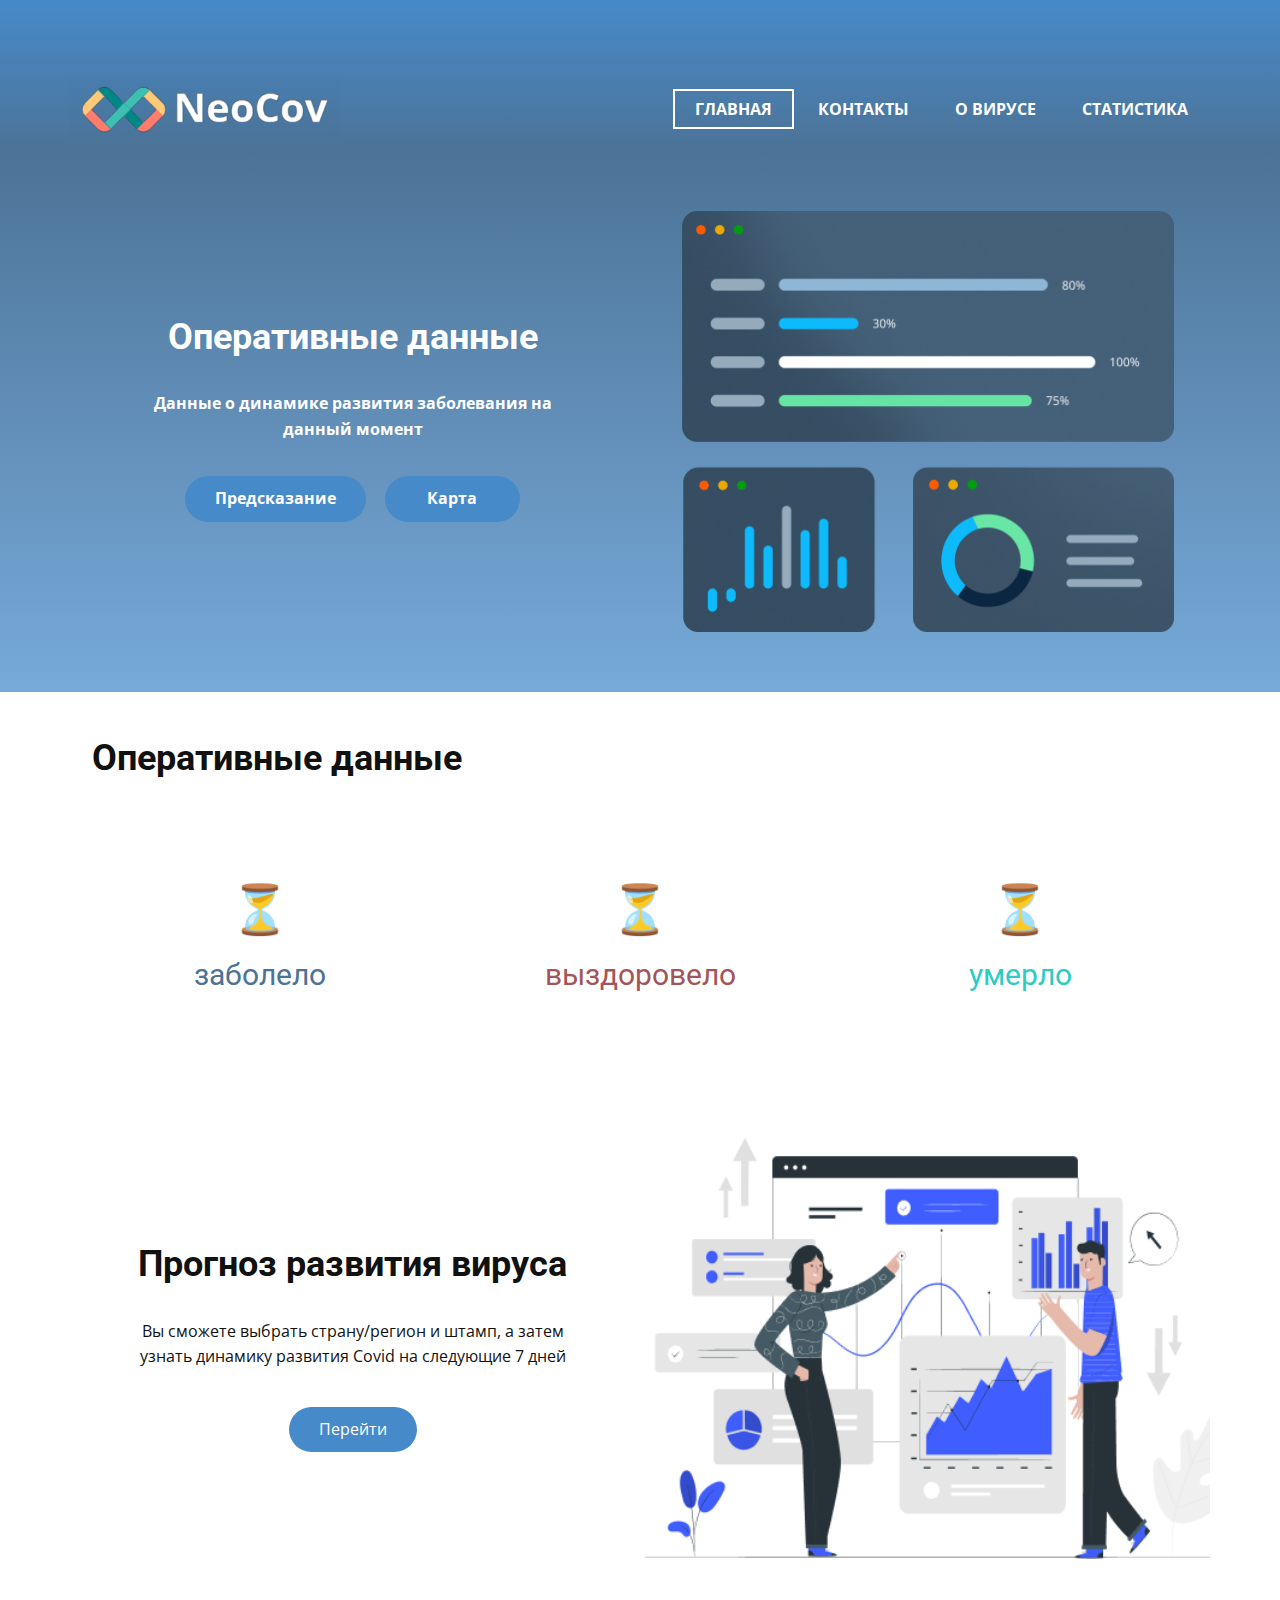
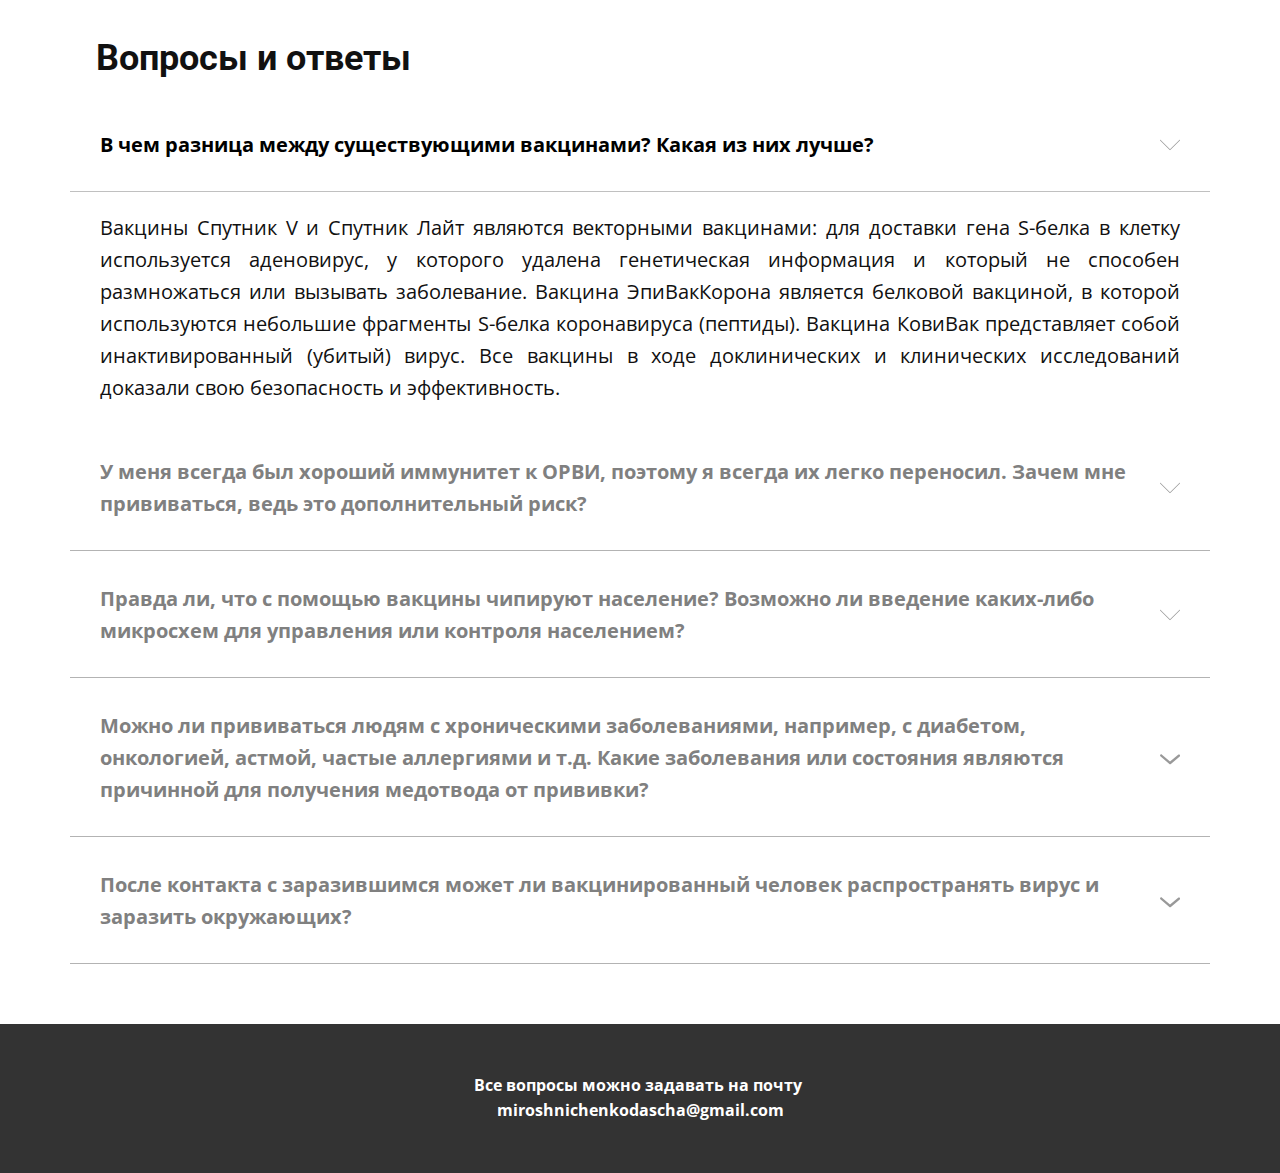
<file: index.html>
<!DOCTYPE html>
<html style="font-size: 16px;" lang="ru"><head>
    <meta name="viewport" content="width=device-width, initial-scale=1.0">
    <meta charset="utf-8">
    <meta name="keywords" content="Sample Headline, Strategic Planning, We are committed expert partners, Benefits of working with us​, 01, 02, 03, 04, 05, 06, About Us, Simple, Transparent Pricing, It&amp;apos;s Free!">
    <meta name="description" content="">
    <title>Главная</title>
    <link rel="stylesheet" href="nicepage.css" media="screen">
<link rel="stylesheet" href="Главная.css" media="screen">
    <!-- <script class="u-script" type="text/javascript" src="jquery.js" defer=""></script> -->
    <script src="https://ajax.googleapis.com/ajax/libs/jquery/3.6.3/jquery.min.js"></script>
    <script class="u-script" type="text/javascript" src="nicepage.js" defer=""></script>
    <meta name="generator" content="Nicepage 5.6.9, nicepage.com">
    <link id="u-theme-google-font" rel="stylesheet" href="https://fonts.googleapis.com/css?family=Roboto:100,100i,300,300i,400,400i,500,500i,700,700i,900,900i|Open+Sans:300,300i,400,400i,500,500i,600,600i,700,700i,800,800i">
    
    
    
    
    
    <script type="application/ld+json">{
		"@context": "http://schema.org",
		"@type": "Organization",
		"name": "",
		"logo": "images/image-jkLtF5p0j-transformed.png"
}</script>
    <meta name="theme-color" content="#478ac9">
    <meta property="og:title" content="Главная">
    <meta property="og:type" content="website">
  <meta data-intl-tel-input-cdn-path="intlTelInput/"></head>
  <body class="u-body u-xl-mode" data-lang="ru"><header class="u-clearfix u-gradient u-header u-header" id="sec-73ac"><div class="u-clearfix u-sheet u-sheet-1">
        <a href="Главная.html" class="u-image u-logo u-image-1" data-image-width="404" data-image-height="91">
          <img src="images/image-jkLtF5p0j-transformed.png" class="u-logo-image u-logo-image-1">
        </a>
        <nav class="u-menu u-menu-dropdown u-offcanvas u-menu-1">
          <div class="menu-collapse" style="font-size: 1rem; letter-spacing: 0px; font-weight: 700; text-transform: uppercase;">
            <a class="u-button-style u-custom-active-border-color u-custom-border u-custom-border-color u-custom-borders u-custom-hover-border-color u-custom-left-right-menu-spacing u-custom-padding-bottom u-custom-text-active-color u-custom-text-color u-custom-text-hover-color u-custom-top-bottom-menu-spacing u-nav-link u-text-active-palette-1-base u-text-hover-palette-2-base" href="#">
              <svg class="u-svg-link" viewBox="0 0 24 24"><use xmlns:xlink="http://www.w3.org/1999/xlink" xlink:href="#menu-hamburger"></use></svg>
              <svg class="u-svg-content" version="1.1" id="menu-hamburger" viewBox="0 0 16 16" x="0px" y="0px" xmlns:xlink="http://www.w3.org/1999/xlink" xmlns="http://www.w3.org/2000/svg"><g><rect y="1" width="16" height="2"></rect><rect y="7" width="16" height="2"></rect><rect y="13" width="16" height="2"></rect>
</g></svg>
            </a>
          </div>
          <div class="u-nav-container">
            <ul class="u-nav u-spacing-2 u-unstyled u-nav-1"><li class="u-nav-item"><a class="u-border-2 u-border-active-white u-border-hover-white u-button-style u-nav-link u-text-active-white u-text-hover-white u-text-white" href="Главная.html" style="padding: 10px 20px;">Главная</a>
</li><li class="u-nav-item"><a class="u-border-2 u-border-active-white u-border-hover-white u-button-style u-nav-link u-text-active-white u-text-hover-white u-text-white" href="Контакты.html" style="padding: 10px 20px;">Контакты</a>
</li><li class="u-nav-item"><a class="u-border-2 u-border-active-white u-border-hover-white u-button-style u-nav-link u-text-active-white u-text-hover-white u-text-white" href="О-вирусе.html" style="padding: 10px 20px;">О вирусе</a>
</li><li class="u-nav-item"><a class="u-border-2 u-border-active-white u-border-hover-white u-button-style u-nav-link u-text-active-white u-text-hover-white u-text-white" href="Статистика.html" style="padding: 10px 20px;">Статистика</a>
</li></ul>
          </div>
          <div class="u-nav-container-collapse">
            <div class="u-black u-container-style u-inner-container-layout u-opacity u-opacity-95 u-sidenav">
              <div class="u-inner-container-layout u-sidenav-overflow">
                <div class="u-menu-close"></div>
                <ul class="u-align-center u-nav u-popupmenu-items u-unstyled u-nav-2"><li class="u-nav-item"><a class="u-button-style u-nav-link" href="Главная.html">Главная</a>
</li><li class="u-nav-item"><a class="u-button-style u-nav-link" href="Контакты.html">Контакты</a>
</li><li class="u-nav-item"><a class="u-button-style u-nav-link" href="О-вирусе.html">О вирусе</a>
</li><li class="u-nav-item"><a class="u-button-style u-nav-link" href="Статистика.html">Статистика</a>
</li></ul>
              </div>
            </div>
            <div class="u-black u-menu-overlay u-opacity u-opacity-70"></div>
          </div>
        </nav>
      </div></header>
    <section class="u-clearfix u-gradient u-section-1" id="sec-3dca">
      <div class="u-clearfix u-sheet u-sheet-1">
        <div class="u-clearfix u-expanded-width u-gutter-10 u-layout-wrap u-layout-wrap-1">
          <div class="u-layout" style="">
            <div class="u-layout-row" style="">
              <div class="u-container-style u-layout-cell u-left-cell u-size-30 u-size-xs-60 u-layout-cell-1" src="">
                <div class="u-container-layout u-container-layout-1">
                  <h2 class="u-align-center u-text u-text-default u-text-white u-text-1">Оперативные данные </h2>
                  <p class="u-align-center u-text u-text-white u-text-2"> Данные о динамике развития заболевания  на данный момент</p>
                  <a href="Статистика.html" class="u-btn u-btn-round u-button-style u-radius-50 u-btn-1">Предсказание</a>
                  <a href="https://who.maps.arcgis.com/apps/dashboards/index.html#/a19d5d1f86ee4d99b013eed5f637232d" class="u-border-none u-btn u-btn-round u-button-style u-radius-50 u-btn-2" target="_blank">Карта</a>
                </div>
              </div>
              <div class="u-align-center u-container-style u-image u-image-contain u-layout-cell u-right-cell u-size-30 u-size-xs-60 u-image-1" src="" data-image-width="494" data-image-height="423">
                <div class="u-container-layout u-valign-middle u-container-layout-2" src=""></div>
              </div>
            </div>
          </div>
        </div>
      </div>
    </section>
    <section class="u-clearfix u-section-2" id="sec-c20f">
      <div class="u-clearfix u-sheet u-sheet-1">
        <h2 class="u-align-center u-text u-text-default u-text-1">Оперативные данные</h2>
        <div class="u-clearfix u-expanded-width u-layout-wrap u-layout-wrap-1">
          <div class="u-layout">
            <div class="u-layout-row">
              <div class="u-container-style u-layout-cell u-size-20 u-layout-cell-1">
                <div class="u-container-layout u-container-layout-1">
                  <h1 id="confirmed" class="u-align-center u-text u-text-default u-text-palette-1-dark-1 u-text-2">⏳</h1>
                  <h3 class="u-align-center u-text u-text-default u-text-palette-1-dark-1 u-text-3">заболело</h3>
                </div>
              </div>
              <div class="u-container-style u-layout-cell u-size-20 u-layout-cell-2">
                <div class="u-container-layout u-container-layout-2">
                  <h1 id="recovered" class="u-align-center u-text u-text-default u-text-palette-2-dark-1 u-text-4">⏳</h1>
                  <h3 class="u-align-center u-text u-text-default u-text-palette-2-dark-1 u-text-5">выздоровело</h3>
                </div>
              </div>
              <div class="u-container-style u-layout-cell u-size-20 u-layout-cell-3">
                <div class="u-container-layout u-container-layout-3">
                  <h1 id="deaths" class="u-align-center u-text u-text-default u-text-palette-4-dark-1 u-text-6">⏳</h1>
                  <h3 class="u-align-center u-text u-text-default u-text-palette-4-dark-1 u-text-7">умерло</h3>
                </div>
              </div>
            </div>
          </div>
        </div>
      </div>
    </section>
    <section class="u-clearfix u-section-3" id="sec-b86b">
      <div class="u-clearfix u-sheet u-sheet-1">
        <div class="u-clearfix u-expanded-width u-gutter-10 u-layout-wrap u-layout-wrap-1">
          <div class="u-layout" style="">
            <div class="u-layout-row" style="">
              <div class="u-container-style u-layout-cell u-left-cell u-size-30 u-size-xs-60 u-layout-cell-1" src="">
                <div class="u-container-layout u-valign-middle u-container-layout-1">
                  <h2 class="u-align-center u-text u-text-default u-text-1"> Прогноз развития вируса</h2>
                  <p class="u-align-center u-text u-text-2"> Вы сможете выбрать страну/регион и штамп, а затем узнать динамику развития Covid на следующие 7 дней</p>
                  <a href="Статистика.html" class="u-btn u-btn-round u-button-style u-radius-50 u-btn-1">Перейти</a>
                </div>
              </div>
              <div class="u-align-center u-container-style u-image u-layout-cell u-right-cell u-size-30 u-size-xs-60 u-image-1" src="" data-image-width="504" data-image-height="350">
                <div class="u-container-layout u-valign-middle u-container-layout-2" src=""></div>
              </div>
            </div>
          </div>
        </div>
      </div>
    </section>
    <section class="u-align-center u-clearfix u-white u-section-4" id="sec-1f3a">
      <div class="u-clearfix u-sheet u-sheet-1">
        <h2 class="u-text u-text-default u-text-1">Вопросы и ответы</h2>
        <div class="u-accordion u-expanded-width u-spacing-2 u-accordion-1">
          <div class="u-accordion-item">
            <a class="active u-accordion-link u-border-1 u-border-active-grey-25 u-border-grey-30 u-border-hover-grey-30 u-border-no-left u-border-no-right u-border-no-top u-button-style u-text-active-black u-text-grey-50 u-text-hover-black u-accordion-link-1" id="link-accordion-7c0e" aria-controls="accordion-7c0e" aria-selected="true">
              <span class="u-accordion-link-text"> В чем разница между существующими вакцинами? Какая из них лучше?</span><span class="u-accordion-link-icon u-icon u-text-grey-40 u-icon-1"><svg class="u-svg-link" preserveAspectRatio="xMidYMin slice" viewBox="0 0 512 512" style=""><use xmlns:xlink="http://www.w3.org/1999/xlink" xlink:href="#svg-efea"></use></svg><svg xmlns="http://www.w3.org/2000/svg" xmlns:xlink="http://www.w3.org/1999/xlink" version="1.1" xml:space="preserve" class="u-svg-content" viewBox="0 0 512 512" x="0px" y="0px" id="svg-efea" style="enable-background:new 0 0 512 512;"><g><g><path d="M509.121,125.966c-3.838-3.838-10.055-3.838-13.893,0L256.005,365.194L16.771,125.966c-3.838-3.838-10.055-3.838-13.893,0    c-3.838,3.838-3.838,10.055,0,13.893l246.18,246.175c1.842,1.842,4.337,2.878,6.947,2.878c2.61,0,5.104-1.036,6.946-2.878    l246.17-246.175C512.959,136.021,512.959,129.804,509.121,125.966z"></path>
</g>
</g></svg></span>
            </a>
            <div class="u-accordion-active u-accordion-pane u-align-justify u-container-style u-accordion-pane-1" id="accordion-7c0e" aria-labelledby="link-accordion-7c0e">
              <div class="u-container-layout u-valign-top u-container-layout-1">
                <p class="u-text u-text-2"> Вакцины Спутник V и Спутник Лайт являются векторными вакцинами: для доставки гена S-белка в клетку используется аденовирус, у которого удалена генетическая информация и который не способен размножаться или вызывать заболевание. Вакцина ЭпиВакКорона является белковой вакциной, в которой используются небольшие фрагменты S-белка коронавируса (пептиды). Вакцина КовиВак представляет собой инактивированный (убитый) вирус. Все вакцины в ходе доклинических и клинических исследований доказали свою безопасность и эффективность.</p>
              </div>
            </div>
          </div>
          <div class="u-accordion-item">
            <a class="u-accordion-link u-border-1 u-border-active-grey-25 u-border-grey-30 u-border-hover-grey-30 u-border-no-left u-border-no-right u-border-no-top u-button-style u-text-active-black u-text-grey-50 u-text-hover-black u-accordion-link-2" id="link-accordion-05cb" aria-controls="accordion-05cb" aria-selected="false">
              <span class="u-accordion-link-text"> У меня всегда был хороший иммунитет к ОРВИ, поэтому я всегда их легко переносил. Зачем мне прививаться, ведь это дополнительный риск?<br>
              </span><span class="u-accordion-link-icon u-icon u-text-grey-40 u-icon-2"><svg class="u-svg-link" preserveAspectRatio="xMidYMin slice" viewBox="0 0 512 512" style=""><use xmlns:xlink="http://www.w3.org/1999/xlink" xlink:href="#svg-6ce4"></use></svg><svg xmlns="http://www.w3.org/2000/svg" xmlns:xlink="http://www.w3.org/1999/xlink" version="1.1" xml:space="preserve" class="u-svg-content" viewBox="0 0 512 512" x="0px" y="0px" id="svg-6ce4" style="enable-background:new 0 0 512 512;"><g><g><path d="M509.121,125.966c-3.838-3.838-10.055-3.838-13.893,0L256.005,365.194L16.771,125.966c-3.838-3.838-10.055-3.838-13.893,0    c-3.838,3.838-3.838,10.055,0,13.893l246.18,246.175c1.842,1.842,4.337,2.878,6.947,2.878c2.61,0,5.104-1.036,6.946-2.878    l246.17-246.175C512.959,136.021,512.959,129.804,509.121,125.966z"></path>
</g>
</g></svg></span>
            </a>
            <div class="u-accordion-pane u-align-justify u-container-style u-accordion-pane-2" id="accordion-05cb" aria-labelledby="link-accordion-05cb">
              <div class="u-container-layout u-container-layout-2">
                <p class="u-text u-text-3"> Вирус SARS-CoV-2 является новым пандемическим штаммом, обладающим повышенной вирулентностью. Ранее он никогда не циркулировал в человеческой популяции, в связи с чем у человека отсутствует к нему специфический иммунитет. Риск тяжелого течения заболевания и осложнений от болезни, в том числе смерти, значительно превосходит риски побочных реакций от вакцинации, которые в основном проходят в легкой форме.</p>
              </div>
            </div>
          </div>
          <div class="u-accordion-item">
            <a class="u-accordion-link u-border-1 u-border-active-grey-25 u-border-grey-30 u-border-hover-grey-30 u-border-no-left u-border-no-right u-border-no-top u-button-style u-text-active-black u-text-grey-50 u-text-hover-black u-accordion-link-3" id="link-accordion-a6bb" aria-controls="accordion-a6bb" aria-selected="false">
              <span class="u-accordion-link-text"> Правда ли, что с помощью вакцины чипируют население? Возможно ли введение каких-либо микросхем для управления или контроля населением?</span><span class="u-accordion-link-icon u-icon u-text-grey-40 u-icon-3"><svg class="u-svg-link" preserveAspectRatio="xMidYMin slice" viewBox="0 0 512 512" style=""><use xmlns:xlink="http://www.w3.org/1999/xlink" xlink:href="#svg-4429"></use></svg><svg xmlns="http://www.w3.org/2000/svg" xmlns:xlink="http://www.w3.org/1999/xlink" version="1.1" xml:space="preserve" class="u-svg-content" viewBox="0 0 512 512" x="0px" y="0px" id="svg-4429" style="enable-background:new 0 0 512 512;"><g><g><path d="M509.121,125.966c-3.838-3.838-10.055-3.838-13.893,0L256.005,365.194L16.771,125.966c-3.838-3.838-10.055-3.838-13.893,0    c-3.838,3.838-3.838,10.055,0,13.893l246.18,246.175c1.842,1.842,4.337,2.878,6.947,2.878c2.61,0,5.104-1.036,6.946-2.878    l246.17-246.175C512.959,136.021,512.959,129.804,509.121,125.966z"></path>
</g>
</g></svg></span>
            </a>
            <div class="u-accordion-pane u-align-justify u-container-style u-accordion-pane-3" id="accordion-a6bb" aria-labelledby="link-accordion-a6bb">
              <div class="u-container-layout u-container-layout-3">
                <p class="u-text u-text-4"> Нет. Введение чипов или иных микросхем с вакциной невозможно, как ввиду того, что диаметр применяемых при вакцинации игл физически меньше размеров чипов, так и потому, что при производстве и перед введением вакцин человеку, они проходят многоступенчатый контроль на наличие любых посторонних включений.</p>
              </div>
            </div>
          </div>
          <div class="u-accordion-item">
            <a class="u-accordion-link u-border-1 u-border-active-grey-25 u-border-grey-30 u-border-hover-grey-30 u-border-no-left u-border-no-right u-border-no-top u-button-style u-text-active-black u-text-grey-50 u-text-hover-black u-accordion-link-4" id="link-cda9" aria-controls="cda9" aria-selected="false">
              <span class="u-accordion-link-text"> Можно ли прививаться людям с хроническими заболеваниями, например, с диабетом, онкологией, астмой, частые аллергиями и т.д. Какие заболевания или состояния являются причинной для получения медотвода от прививки?</span><span class="u-accordion-link-icon u-icon u-text-grey-40 u-icon-4"><svg class="u-svg-link" preserveAspectRatio="xMidYMin slice" viewBox="0 0 16 16" style=""><use xmlns:xlink="http://www.w3.org/1999/xlink" xlink:href="#svg-a8f3"></use></svg><svg class="u-svg-content" viewBox="0 0 16 16" x="0px" y="0px" id="svg-a8f3"><path d="M8,10.7L1.6,5.3c-0.4-0.4-1-0.4-1.3,0c-0.4,0.4-0.4,0.9,0,1.3l7.2,6.1c0.1,0.1,0.4,0.2,0.6,0.2s0.4-0.1,0.6-0.2l7.1-6
	c0.4-0.4,0.4-0.9,0-1.3c-0.4-0.4-1-0.4-1.3,0L8,10.7z"></path></svg></span>
            </a>
            <div class="u-accordion-pane u-align-justify u-container-style u-accordion-pane-4" id="cda9" aria-labelledby="link-cda9">
              <div class="u-container-layout u-container-layout-4">
                <p class="u-text u-text-default u-text-5"> Люди с хроническими заболеваниями относятся к особо уязвимым группам населения в отношении новой коронавирусной инфекции, в связи с чем их вакцинация является особенно важной и этот вопрос решается совместно с лечащим врачом. Противопоказаниями к вакцинации для вакциной Спутник V являются следующие: гиперчувствительность к какому-либо компоненту вакцины или вакцине, содержащей аналогичные компоненты; тяжелые аллергические реакции в анамнезе; острые инфекционные и неинфекционные заболевания, обострение хронических заболеваний–вакцинацию проводят через 2-4 недели после выздоровления или наступления ремиссии. При нетяжелых ОРВИ, острых инфекционных заболеваниях ЖКТ –вакцинацию проводят после нормализации температуры; период грудного вскармливания; возраст до 18 лет (сейчас проводятся исследования по эффективности и безопасности применения Спутника V у подростков). Противопоказания для введения компонента II: тяжелые поствакцинальные осложнения (анафилактический шок, тяжелые генерализованные аллергические реакции, судорожный синдром, температура тела выше 40 °С) на введение компонента I вакцины. Противопоказаниями для применения вакцины ЭпиВакКорона являются следующие: гиперчувствительность к компонентам препарата (гидроокиси алюминия и другим); тяжелые формы аллергических заболеваний; реакция или поствакцинальное осложнение на предыдущее введение вакцины; острые инфекционные и неинфекционные заболевания, хронические заболевания в стадии обострения –прививки проводят не ранее чем через месяц после выздоровления или ремиссии. При нетяжелых ОРВИ, острых инфекционных заболеваниях ЖКТ вакцинацию проводят после нормализации температуры; иммунодефицит (первичный); злокачественные заболевания крови и новообразования; беременность и период грудного вскармливания; дети до 18 лет (в связи с отсутствием данных об эффективности и безопасности). Противопоказаниями для применения вакцины КовиВак являются следующие:серьезная поствакцинальная реакция (температура выше 40 °С, гиперемия или отек более 8 см в диаметре) или осложнение (коллапс или шокоподобное состояние, развившиеся в течение 48 ч после вакцинации; судороги, сопровождаемые или не сопровождаемые лихорадочным состоянием) на любую предыдущую вакцинацию в анамнезе; отягощенный аллергологический анамнез (анафилактический шок, отек Квинке, полиморфная экссудативная экзема, гиперчувствительность или аллергические реакции на введение каких-либо вакцин в анамнезе, известные аллергические реакции на компоненты вакцины и др.); беременность и период грудного вскармливания; возраст до 18 лет; возраст после 60 лет.</p>
              </div>
            </div>
          </div>
          <div class="u-accordion-item u-accordion-item-5">
            <a class="u-accordion-link u-border-1 u-border-active-grey-25 u-border-grey-30 u-border-hover-grey-30 u-border-no-left u-border-no-right u-border-no-top u-button-style u-text-active-black u-text-grey-50 u-text-hover-black u-accordion-link-5" id="link-5d9b" aria-controls="5d9b" aria-selected="false">
              <span class="u-accordion-link-text"> После контакта с заразившимся может ли вакцинированный человек распространять вирус и заразить окружающих?</span><span class="u-accordion-link-icon u-icon u-text-grey-40 u-icon-5"><svg class="u-svg-link" preserveAspectRatio="xMidYMin slice" viewBox="0 0 16 16" style=""><use xmlns:xlink="http://www.w3.org/1999/xlink" xlink:href="#svg-b781"></use></svg><svg class="u-svg-content" viewBox="0 0 16 16" x="0px" y="0px" id="svg-b781"><path d="M8,10.7L1.6,5.3c-0.4-0.4-1-0.4-1.3,0c-0.4,0.4-0.4,0.9,0,1.3l7.2,6.1c0.1,0.1,0.4,0.2,0.6,0.2s0.4-0.1,0.6-0.2l7.1-6
	c0.4-0.4,0.4-0.9,0-1.3c-0.4-0.4-1-0.4-1.3,0L8,10.7z"></path></svg></span>
            </a>
            <div class="u-accordion-pane u-align-justify u-container-style u-accordion-pane-5" id="5d9b" aria-labelledby="link-5d9b">
              <div class="u-container-layout u-container-layout-5">
                <p class="u-text u-text-default u-text-6"> В настоящее время пока нет точных клинических данных по созданию вакцинами так называемого стерилизующего иммунитета, когда невозможно даже бессимптомное заражение новым коронавирусом. В связи с этим нельзя исключать того, что вакцинированный человек после встречи с коронавирусом может распространять вирус и заразить окружающих, даже если у него отсутствуют какие-либо симптомы заболевания. Поэтому вакцинированным лицам также важно пользоваться средствами индивидуальной защиты, как и непривитым.</p>
              </div>
            </div>
          </div>
        </div>
      </div>
    </section>
    
    
    <footer class="u-align-center u-clearfix u-footer u-grey-80 u-footer" id="sec-a414"><div class="u-clearfix u-sheet u-sheet-1">
        <p class="u-small-text u-text u-text-variant u-text-1">Все вопросы можно задавать на почту&nbsp;<br>miroshnichenkodascha@gmail.com<span style="font-weight: 700;"></span>
        </p>
      </div></footer>

  <script>
    $(document).ready(function(){
      $.get("http://localhost:8080/api/get-last-day-counters", function(data, status){
        let parsedData = JSON.parse(data);
        $("#confirmed").text(parsedData.totalConfirmed);
        $("#recovered").text(parsedData.totalRecovered);
        $("#deaths").text(parsedData.totalDeaths);
        // alert("Status: " + status);
      });
    });
  </script>
</body></html>
</file>
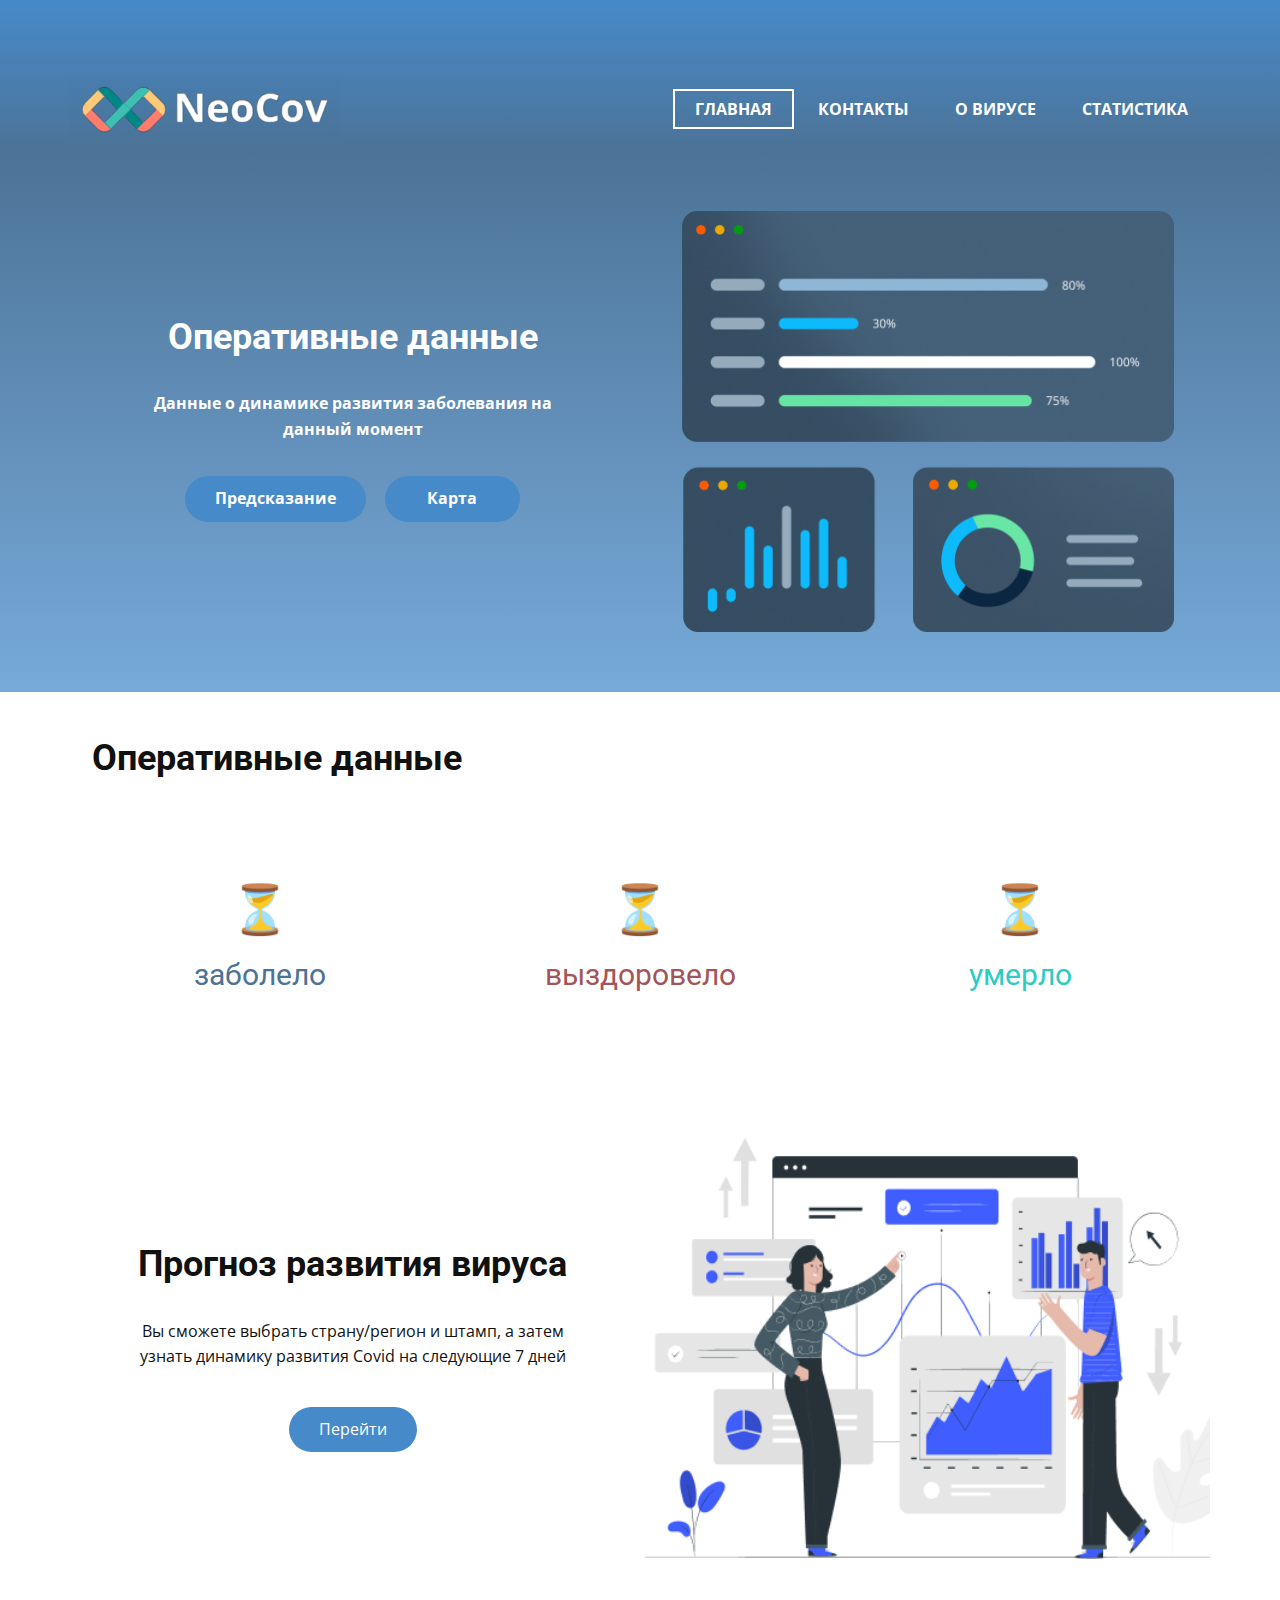
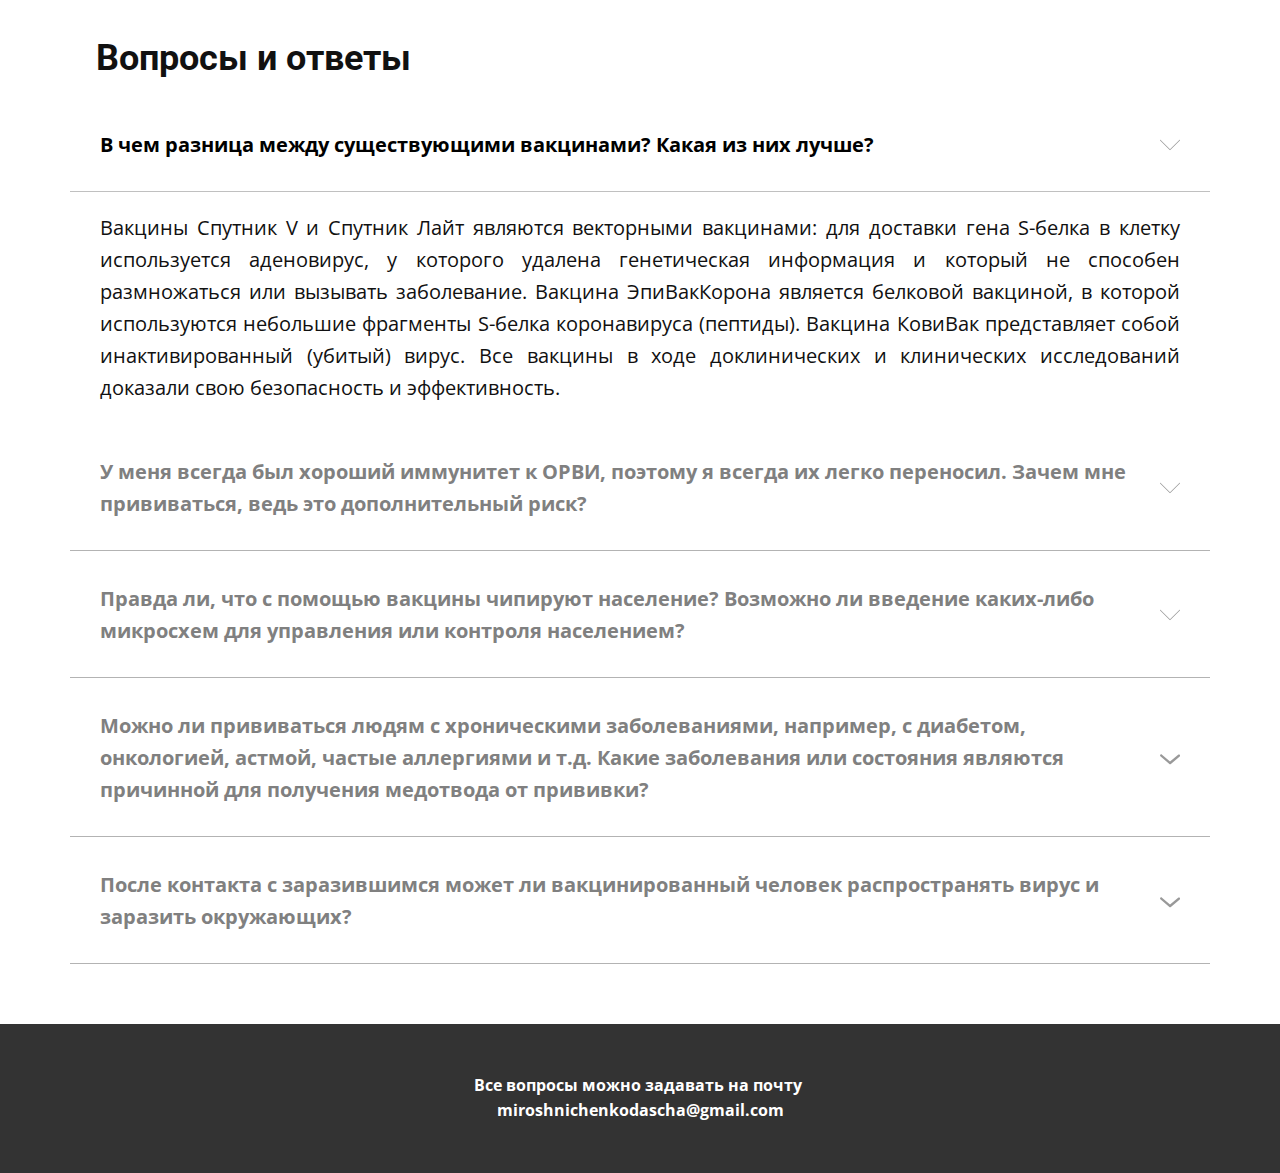
<file: Главная.html>
<!DOCTYPE html>
<html style="font-size: 16px;" lang="ru"><head>
    <meta name="viewport" content="width=device-width, initial-scale=1.0">
    <meta charset="utf-8">
    <meta name="keywords" content="Sample Headline, Strategic Planning, We are committed expert partners, Benefits of working with us​, 01, 02, 03, 04, 05, 06, About Us, Simple, Transparent Pricing, It&amp;apos;s Free!">
    <meta name="description" content="">
    <title>Главная</title>
    <link rel="stylesheet" href="nicepage.css" media="screen">
<link rel="stylesheet" href="Главная.css" media="screen">
    <!-- <script class="u-script" type="text/javascript" src="jquery.js" defer=""></script> -->
    <script src="https://ajax.googleapis.com/ajax/libs/jquery/3.6.3/jquery.min.js"></script>
    <script class="u-script" type="text/javascript" src="nicepage.js" defer=""></script>
    <meta name="generator" content="Nicepage 5.6.9, nicepage.com">
    <link id="u-theme-google-font" rel="stylesheet" href="https://fonts.googleapis.com/css?family=Roboto:100,100i,300,300i,400,400i,500,500i,700,700i,900,900i|Open+Sans:300,300i,400,400i,500,500i,600,600i,700,700i,800,800i">
    
    
    
    
    
    <script type="application/ld+json">{
		"@context": "http://schema.org",
		"@type": "Organization",
		"name": "",
		"logo": "images/image-jkLtF5p0j-transformed.png"
}</script>
    <meta name="theme-color" content="#478ac9">
    <meta property="og:title" content="Главная">
    <meta property="og:type" content="website">
  <meta data-intl-tel-input-cdn-path="intlTelInput/"></head>
  <body class="u-body u-xl-mode" data-lang="ru"><header class="u-clearfix u-gradient u-header u-header" id="sec-73ac"><div class="u-clearfix u-sheet u-sheet-1">
        <a href="index.html" class="u-image u-logo u-image-1" data-image-width="404" data-image-height="91">
          <img src="images/image-jkLtF5p0j-transformed.png" class="u-logo-image u-logo-image-1">
        </a>
        <nav class="u-menu u-menu-dropdown u-offcanvas u-menu-1">
          <!-- Логотип -->
          <div class="menu-collapse" style="font-size: 1rem; letter-spacing: 0px; font-weight: 700; text-transform: uppercase;">
            <a class="u-button-style u-custom-active-border-color u-custom-border u-custom-border-color u-custom-borders u-custom-hover-border-color u-custom-left-right-menu-spacing u-custom-padding-bottom u-custom-text-active-color u-custom-text-color u-custom-text-hover-color u-custom-top-bottom-menu-spacing u-nav-link u-text-active-palette-1-base u-text-hover-palette-2-base" href="#">
              <svg class="u-svg-link" viewBox="0 0 24 24"><use xmlns:xlink="http://www.w3.org/1999/xlink" xlink:href="#menu-hamburger"></use></svg>
              <svg class="u-svg-content" version="1.1" id="menu-hamburger" viewBox="0 0 16 16" x="0px" y="0px" xmlns:xlink="http://www.w3.org/1999/xlink" xmlns="http://www.w3.org/2000/svg"><g><rect y="1" width="16" height="2"></rect><rect y="7" width="16" height="2"></rect><rect y="13" width="16" height="2"></rect>
</g></svg>
            </a>
          </div>
          <div class="u-nav-container">
            <!-- Меню в шапке страницы -->
            <ul class="u-nav u-spacing-2 u-unstyled u-nav-1"><li class="u-nav-item"><a class="u-border-2 u-border-active-white u-border-hover-white u-button-style u-nav-link u-text-active-white u-text-hover-white u-text-white" href="index.html" style="padding: 10px 20px;">Главная</a>
</li><li class="u-nav-item"><a class="u-border-2 u-border-active-white u-border-hover-white u-button-style u-nav-link u-text-active-white u-text-hover-white u-text-white" href="Контакты.html" style="padding: 10px 20px;">Контакты</a>
</li><li class="u-nav-item"><a class="u-border-2 u-border-active-white u-border-hover-white u-button-style u-nav-link u-text-active-white u-text-hover-white u-text-white" href="О-вирусе.html" style="padding: 10px 20px;">О вирусе</a>
</li><li class="u-nav-item"><a class="u-border-2 u-border-active-white u-border-hover-white u-button-style u-nav-link u-text-active-white u-text-hover-white u-text-white" href="Статистика.html" style="padding: 10px 20px;">Статистика</a>
</li></ul>
          </div>
          <div class="u-nav-container-collapse">
            <div class="u-black u-container-style u-inner-container-layout u-opacity u-opacity-95 u-sidenav">
              <div class="u-inner-container-layout u-sidenav-overflow">
                <div class="u-menu-close"></div>
                <ul class="u-align-center u-nav u-popupmenu-items u-unstyled u-nav-2"><li class="u-nav-item"><a class="u-button-style u-nav-link" href="">Главная</a>
</li><li class="u-nav-item"><a class="u-button-style u-nav-link" href="Контакты.html">Контакты</a>
</li><li class="u-nav-item"><a class="u-button-style u-nav-link" href="О-вирусе.html">О вирусе</a>
</li><li class="u-nav-item"><a class="u-button-style u-nav-link" href="Статистика.html">Статистика</a>
</li></ul>
              </div>
            </div>
            <div class="u-black u-menu-overlay u-opacity u-opacity-70"></div>
          </div>
        </nav>
      </div></header>
      <!-- Блок с оперативными данными -->
    <section class="u-clearfix u-gradient u-section-1" id="sec-3dca">
      <div class="u-clearfix u-sheet u-sheet-1">
        <div class="u-clearfix u-expanded-width u-gutter-10 u-layout-wrap u-layout-wrap-1">
          <div class="u-layout" style="">
            <div class="u-layout-row" style="">
              <div class="u-container-style u-layout-cell u-left-cell u-size-30 u-size-xs-60 u-layout-cell-1" src="">
                <div class="u-container-layout u-container-layout-1">
                  <h2 class="u-align-center u-text u-text-default u-text-white u-text-1">Оперативные данные </h2>
                  <p class="u-align-center u-text u-text-white u-text-2"> Данные о динамике развития заболевания  на данный момент</p>
                  <a href="Статистика.html" class="u-btn u-btn-round u-button-style u-radius-50 u-btn-1">Предсказание</a>
                  <a href="https://who.maps.arcgis.com/apps/dashboards/index.html#/a19d5d1f86ee4d99b013eed5f637232d" class="u-border-none u-btn u-btn-round u-button-style u-radius-50 u-btn-2" target="_blank">Карта</a>
                </div>
              </div>
              <div class="u-align-center u-container-style u-image u-image-contain u-layout-cell u-right-cell u-size-30 u-size-xs-60 u-image-1" src="" data-image-width="494" data-image-height="423">
                <div class="u-container-layout u-valign-middle u-container-layout-2" src=""></div>
              </div>
            </div>
          </div>
        </div>
      </div>
    </section>
    <!-- Блок с данными о заб.,умер., выздор. -->
    <section class="u-clearfix u-section-2" id="sec-c20f">
      <div class="u-clearfix u-sheet u-sheet-1">
        <h2 class="u-align-center u-text u-text-default u-text-1">Оперативные данные</h2>
        <div class="u-clearfix u-expanded-width u-layout-wrap u-layout-wrap-1">
          <div class="u-layout">
            <div class="u-layout-row">
              <div class="u-container-style u-layout-cell u-size-20 u-layout-cell-1">
                <div class="u-container-layout u-container-layout-1">
                  <h1 id="confirmed" class="u-align-center u-text u-text-default u-text-palette-1-dark-1 u-text-2">⏳</h1>
                  <h3 class="u-align-center u-text u-text-default u-text-palette-1-dark-1 u-text-3">заболело</h3>
                </div>
              </div>
              <div class="u-container-style u-layout-cell u-size-20 u-layout-cell-2">
                <div class="u-container-layout u-container-layout-2">
                  <h1 id="recovered" class="u-align-center u-text u-text-default u-text-palette-2-dark-1 u-text-4">⏳</h1>
                  <h3 class="u-align-center u-text u-text-default u-text-palette-2-dark-1 u-text-5">выздоровело</h3>
                </div>
              </div>
              <div class="u-container-style u-layout-cell u-size-20 u-layout-cell-3">
                <div class="u-container-layout u-container-layout-3">
                  <h1 id="deaths" class="u-align-center u-text u-text-default u-text-palette-4-dark-1 u-text-6">⏳</h1>
                  <h3 class="u-align-center u-text u-text-default u-text-palette-4-dark-1 u-text-7">умерло</h3>
                </div>
              </div>
            </div>
          </div>
        </div>
      </div>
    </section>
    <!-- Блок с переходом на страницу "Статистика"-->
    <section class="u-clearfix u-section-3" id="sec-b86b">
      <div class="u-clearfix u-sheet u-sheet-1">
        <div class="u-clearfix u-expanded-width u-gutter-10 u-layout-wrap u-layout-wrap-1">
          <div class="u-layout" style="">
            <div class="u-layout-row" style="">
              <div class="u-container-style u-layout-cell u-left-cell u-size-30 u-size-xs-60 u-layout-cell-1" src="">
                <div class="u-container-layout u-valign-middle u-container-layout-1">
                  <h2 class="u-align-center u-text u-text-default u-text-1"> Прогноз развития вируса</h2>
                  <p class="u-align-center u-text u-text-2"> Вы сможете выбрать страну/регион и штамп, а затем узнать динамику развития Covid на следующие 7 дней</p>
                  <a href="Статистика.html" class="u-btn u-btn-round u-button-style u-radius-50 u-btn-1">Перейти</a>
                </div>
              </div>
              <div class="u-align-center u-container-style u-image u-layout-cell u-right-cell u-size-30 u-size-xs-60 u-image-1" src="" data-image-width="504" data-image-height="350">
                <div class="u-container-layout u-valign-middle u-container-layout-2" src=""></div>
              </div>
            </div>
          </div>
        </div>
      </div>
    </section>
    <!-- Блок с аккордеоном (вопрос + ответ)-->
    <section class="u-align-center u-clearfix u-white u-section-4" id="sec-1f3a">
      <div class="u-clearfix u-sheet u-sheet-1">
        <h2 class="u-text u-text-default u-text-1">Вопросы и ответы</h2>
        <div class="u-accordion u-expanded-width u-spacing-2 u-accordion-1">
          <div class="u-accordion-item">
            <a class="active u-accordion-link u-border-1 u-border-active-grey-25 u-border-grey-30 u-border-hover-grey-30 u-border-no-left u-border-no-right u-border-no-top u-button-style u-text-active-black u-text-grey-50 u-text-hover-black u-accordion-link-1" id="link-accordion-7c0e" aria-controls="accordion-7c0e" aria-selected="true">
              <span class="u-accordion-link-text"> В чем разница между существующими вакцинами? Какая из них лучше?</span><span class="u-accordion-link-icon u-icon u-text-grey-40 u-icon-1"><svg class="u-svg-link" preserveAspectRatio="xMidYMin slice" viewBox="0 0 512 512" style=""><use xmlns:xlink="http://www.w3.org/1999/xlink" xlink:href="#svg-efea"></use></svg><svg xmlns="http://www.w3.org/2000/svg" xmlns:xlink="http://www.w3.org/1999/xlink" version="1.1" xml:space="preserve" class="u-svg-content" viewBox="0 0 512 512" x="0px" y="0px" id="svg-efea" style="enable-background:new 0 0 512 512;"><g><g><path d="M509.121,125.966c-3.838-3.838-10.055-3.838-13.893,0L256.005,365.194L16.771,125.966c-3.838-3.838-10.055-3.838-13.893,0    c-3.838,3.838-3.838,10.055,0,13.893l246.18,246.175c1.842,1.842,4.337,2.878,6.947,2.878c2.61,0,5.104-1.036,6.946-2.878    l246.17-246.175C512.959,136.021,512.959,129.804,509.121,125.966z"></path>
</g>
</g></svg></span>
            </a>
            <div class="u-accordion-active u-accordion-pane u-align-justify u-container-style u-accordion-pane-1" id="accordion-7c0e" aria-labelledby="link-accordion-7c0e">
              <div class="u-container-layout u-valign-top u-container-layout-1">
                <p class="u-text u-text-2"> Вакцины Спутник V и Спутник Лайт являются векторными вакцинами: для доставки гена S-белка в клетку используется аденовирус, у которого удалена генетическая информация и который не способен размножаться или вызывать заболевание. Вакцина ЭпиВакКорона является белковой вакциной, в которой используются небольшие фрагменты S-белка коронавируса (пептиды). Вакцина КовиВак представляет собой инактивированный (убитый) вирус. Все вакцины в ходе доклинических и клинических исследований доказали свою безопасность и эффективность.</p>
              </div>
            </div>
          </div>
          <div class="u-accordion-item">
            <a class="u-accordion-link u-border-1 u-border-active-grey-25 u-border-grey-30 u-border-hover-grey-30 u-border-no-left u-border-no-right u-border-no-top u-button-style u-text-active-black u-text-grey-50 u-text-hover-black u-accordion-link-2" id="link-accordion-05cb" aria-controls="accordion-05cb" aria-selected="false">
              <span class="u-accordion-link-text"> У меня всегда был хороший иммунитет к ОРВИ, поэтому я всегда их легко переносил. Зачем мне прививаться, ведь это дополнительный риск?<br>
              </span><span class="u-accordion-link-icon u-icon u-text-grey-40 u-icon-2"><svg class="u-svg-link" preserveAspectRatio="xMidYMin slice" viewBox="0 0 512 512" style=""><use xmlns:xlink="http://www.w3.org/1999/xlink" xlink:href="#svg-6ce4"></use></svg><svg xmlns="http://www.w3.org/2000/svg" xmlns:xlink="http://www.w3.org/1999/xlink" version="1.1" xml:space="preserve" class="u-svg-content" viewBox="0 0 512 512" x="0px" y="0px" id="svg-6ce4" style="enable-background:new 0 0 512 512;"><g><g><path d="M509.121,125.966c-3.838-3.838-10.055-3.838-13.893,0L256.005,365.194L16.771,125.966c-3.838-3.838-10.055-3.838-13.893,0    c-3.838,3.838-3.838,10.055,0,13.893l246.18,246.175c1.842,1.842,4.337,2.878,6.947,2.878c2.61,0,5.104-1.036,6.946-2.878    l246.17-246.175C512.959,136.021,512.959,129.804,509.121,125.966z"></path>
</g>
</g></svg></span>
            </a>
            <div class="u-accordion-pane u-align-justify u-container-style u-accordion-pane-2" id="accordion-05cb" aria-labelledby="link-accordion-05cb">
              <div class="u-container-layout u-container-layout-2">
                <p class="u-text u-text-3"> Вирус SARS-CoV-2 является новым пандемическим штаммом, обладающим повышенной вирулентностью. Ранее он никогда не циркулировал в человеческой популяции, в связи с чем у человека отсутствует к нему специфический иммунитет. Риск тяжелого течения заболевания и осложнений от болезни, в том числе смерти, значительно превосходит риски побочных реакций от вакцинации, которые в основном проходят в легкой форме.</p>
              </div>
            </div>
          </div>
          <div class="u-accordion-item">
            <a class="u-accordion-link u-border-1 u-border-active-grey-25 u-border-grey-30 u-border-hover-grey-30 u-border-no-left u-border-no-right u-border-no-top u-button-style u-text-active-black u-text-grey-50 u-text-hover-black u-accordion-link-3" id="link-accordion-a6bb" aria-controls="accordion-a6bb" aria-selected="false">
              <span class="u-accordion-link-text"> Правда ли, что с помощью вакцины чипируют население? Возможно ли введение каких-либо микросхем для управления или контроля населением?</span><span class="u-accordion-link-icon u-icon u-text-grey-40 u-icon-3"><svg class="u-svg-link" preserveAspectRatio="xMidYMin slice" viewBox="0 0 512 512" style=""><use xmlns:xlink="http://www.w3.org/1999/xlink" xlink:href="#svg-4429"></use></svg><svg xmlns="http://www.w3.org/2000/svg" xmlns:xlink="http://www.w3.org/1999/xlink" version="1.1" xml:space="preserve" class="u-svg-content" viewBox="0 0 512 512" x="0px" y="0px" id="svg-4429" style="enable-background:new 0 0 512 512;"><g><g><path d="M509.121,125.966c-3.838-3.838-10.055-3.838-13.893,0L256.005,365.194L16.771,125.966c-3.838-3.838-10.055-3.838-13.893,0    c-3.838,3.838-3.838,10.055,0,13.893l246.18,246.175c1.842,1.842,4.337,2.878,6.947,2.878c2.61,0,5.104-1.036,6.946-2.878    l246.17-246.175C512.959,136.021,512.959,129.804,509.121,125.966z"></path>
</g>
</g></svg></span>
            </a>
            <div class="u-accordion-pane u-align-justify u-container-style u-accordion-pane-3" id="accordion-a6bb" aria-labelledby="link-accordion-a6bb">
              <div class="u-container-layout u-container-layout-3">
                <p class="u-text u-text-4"> Нет. Введение чипов или иных микросхем с вакциной невозможно, как ввиду того, что диаметр применяемых при вакцинации игл физически меньше размеров чипов, так и потому, что при производстве и перед введением вакцин человеку, они проходят многоступенчатый контроль на наличие любых посторонних включений.</p>
              </div>
            </div>
          </div>
          <div class="u-accordion-item">
            <a class="u-accordion-link u-border-1 u-border-active-grey-25 u-border-grey-30 u-border-hover-grey-30 u-border-no-left u-border-no-right u-border-no-top u-button-style u-text-active-black u-text-grey-50 u-text-hover-black u-accordion-link-4" id="link-cda9" aria-controls="cda9" aria-selected="false">
              <span class="u-accordion-link-text"> Можно ли прививаться людям с хроническими заболеваниями, например, с диабетом, онкологией, астмой, частые аллергиями и т.д. Какие заболевания или состояния являются причинной для получения медотвода от прививки?</span><span class="u-accordion-link-icon u-icon u-text-grey-40 u-icon-4"><svg class="u-svg-link" preserveAspectRatio="xMidYMin slice" viewBox="0 0 16 16" style=""><use xmlns:xlink="http://www.w3.org/1999/xlink" xlink:href="#svg-a8f3"></use></svg><svg class="u-svg-content" viewBox="0 0 16 16" x="0px" y="0px" id="svg-a8f3"><path d="M8,10.7L1.6,5.3c-0.4-0.4-1-0.4-1.3,0c-0.4,0.4-0.4,0.9,0,1.3l7.2,6.1c0.1,0.1,0.4,0.2,0.6,0.2s0.4-0.1,0.6-0.2l7.1-6
	c0.4-0.4,0.4-0.9,0-1.3c-0.4-0.4-1-0.4-1.3,0L8,10.7z"></path></svg></span>
            </a>
            <div class="u-accordion-pane u-align-justify u-container-style u-accordion-pane-4" id="cda9" aria-labelledby="link-cda9">
              <div class="u-container-layout u-container-layout-4">
                <p class="u-text u-text-default u-text-5"> Люди с хроническими заболеваниями относятся к особо уязвимым группам населения в отношении новой коронавирусной инфекции, в связи с чем их вакцинация является особенно важной и этот вопрос решается совместно с лечащим врачом. Противопоказаниями к вакцинации для вакциной Спутник V являются следующие: гиперчувствительность к какому-либо компоненту вакцины или вакцине, содержащей аналогичные компоненты; тяжелые аллергические реакции в анамнезе; острые инфекционные и неинфекционные заболевания, обострение хронических заболеваний–вакцинацию проводят через 2-4 недели после выздоровления или наступления ремиссии. При нетяжелых ОРВИ, острых инфекционных заболеваниях ЖКТ –вакцинацию проводят после нормализации температуры; период грудного вскармливания; возраст до 18 лет (сейчас проводятся исследования по эффективности и безопасности применения Спутника V у подростков). Противопоказания для введения компонента II: тяжелые поствакцинальные осложнения (анафилактический шок, тяжелые генерализованные аллергические реакции, судорожный синдром, температура тела выше 40 °С) на введение компонента I вакцины. Противопоказаниями для применения вакцины ЭпиВакКорона являются следующие: гиперчувствительность к компонентам препарата (гидроокиси алюминия и другим); тяжелые формы аллергических заболеваний; реакция или поствакцинальное осложнение на предыдущее введение вакцины; острые инфекционные и неинфекционные заболевания, хронические заболевания в стадии обострения –прививки проводят не ранее чем через месяц после выздоровления или ремиссии. При нетяжелых ОРВИ, острых инфекционных заболеваниях ЖКТ вакцинацию проводят после нормализации температуры; иммунодефицит (первичный); злокачественные заболевания крови и новообразования; беременность и период грудного вскармливания; дети до 18 лет (в связи с отсутствием данных об эффективности и безопасности). Противопоказаниями для применения вакцины КовиВак являются следующие:серьезная поствакцинальная реакция (температура выше 40 °С, гиперемия или отек более 8 см в диаметре) или осложнение (коллапс или шокоподобное состояние, развившиеся в течение 48 ч после вакцинации; судороги, сопровождаемые или не сопровождаемые лихорадочным состоянием) на любую предыдущую вакцинацию в анамнезе; отягощенный аллергологический анамнез (анафилактический шок, отек Квинке, полиморфная экссудативная экзема, гиперчувствительность или аллергические реакции на введение каких-либо вакцин в анамнезе, известные аллергические реакции на компоненты вакцины и др.); беременность и период грудного вскармливания; возраст до 18 лет; возраст после 60 лет.</p>
              </div>
            </div>
          </div>
          <div class="u-accordion-item u-accordion-item-5">
            <a class="u-accordion-link u-border-1 u-border-active-grey-25 u-border-grey-30 u-border-hover-grey-30 u-border-no-left u-border-no-right u-border-no-top u-button-style u-text-active-black u-text-grey-50 u-text-hover-black u-accordion-link-5" id="link-5d9b" aria-controls="5d9b" aria-selected="false">
              <span class="u-accordion-link-text"> После контакта с заразившимся может ли вакцинированный человек распространять вирус и заразить окружающих?</span><span class="u-accordion-link-icon u-icon u-text-grey-40 u-icon-5"><svg class="u-svg-link" preserveAspectRatio="xMidYMin slice" viewBox="0 0 16 16" style=""><use xmlns:xlink="http://www.w3.org/1999/xlink" xlink:href="#svg-b781"></use></svg><svg class="u-svg-content" viewBox="0 0 16 16" x="0px" y="0px" id="svg-b781"><path d="M8,10.7L1.6,5.3c-0.4-0.4-1-0.4-1.3,0c-0.4,0.4-0.4,0.9,0,1.3l7.2,6.1c0.1,0.1,0.4,0.2,0.6,0.2s0.4-0.1,0.6-0.2l7.1-6
	c0.4-0.4,0.4-0.9,0-1.3c-0.4-0.4-1-0.4-1.3,0L8,10.7z"></path></svg></span>
            </a>
            <div class="u-accordion-pane u-align-justify u-container-style u-accordion-pane-5" id="5d9b" aria-labelledby="link-5d9b">
              <div class="u-container-layout u-container-layout-5">
                <p class="u-text u-text-default u-text-6"> В настоящее время пока нет точных клинических данных по созданию вакцинами так называемого стерилизующего иммунитета, когда невозможно даже бессимптомное заражение новым коронавирусом. В связи с этим нельзя исключать того, что вакцинированный человек после встречи с коронавирусом может распространять вирус и заразить окружающих, даже если у него отсутствуют какие-либо симптомы заболевания. Поэтому вакцинированным лицам также важно пользоваться средствами индивидуальной защиты, как и непривитым.</p>
              </div>
            </div>
          </div>
        </div>
      </div>
    </section>
    
    <!-- Футер страницы-->
    <footer class="u-align-center u-clearfix u-footer u-grey-80 u-footer" id="sec-a414"><div class="u-clearfix u-sheet u-sheet-1">
        <p class="u-small-text u-text u-text-variant u-text-1">Все вопросы можно задавать на почту&nbsp;<br>miroshnichenkodascha@gmail.com<span style="font-weight: 700;"></span>
        </p>
      </div></footer>
<!-- Скрипт загрузки оперативных данных -->
  <script>
    $(document).ready(function(){
      $.get("http://localhost:8080/api/get-last-day-counters", function(data, status){
        let parsedData = JSON.parse(data);
        $("#confirmed").text(parsedData.totalConfirmed);
        $("#recovered").text(parsedData.totalRecovered);
        $("#deaths").text(parsedData.totalDeaths);
        // alert("Status: " + status);
      });
    });
  </script>
</body></html>
</file>
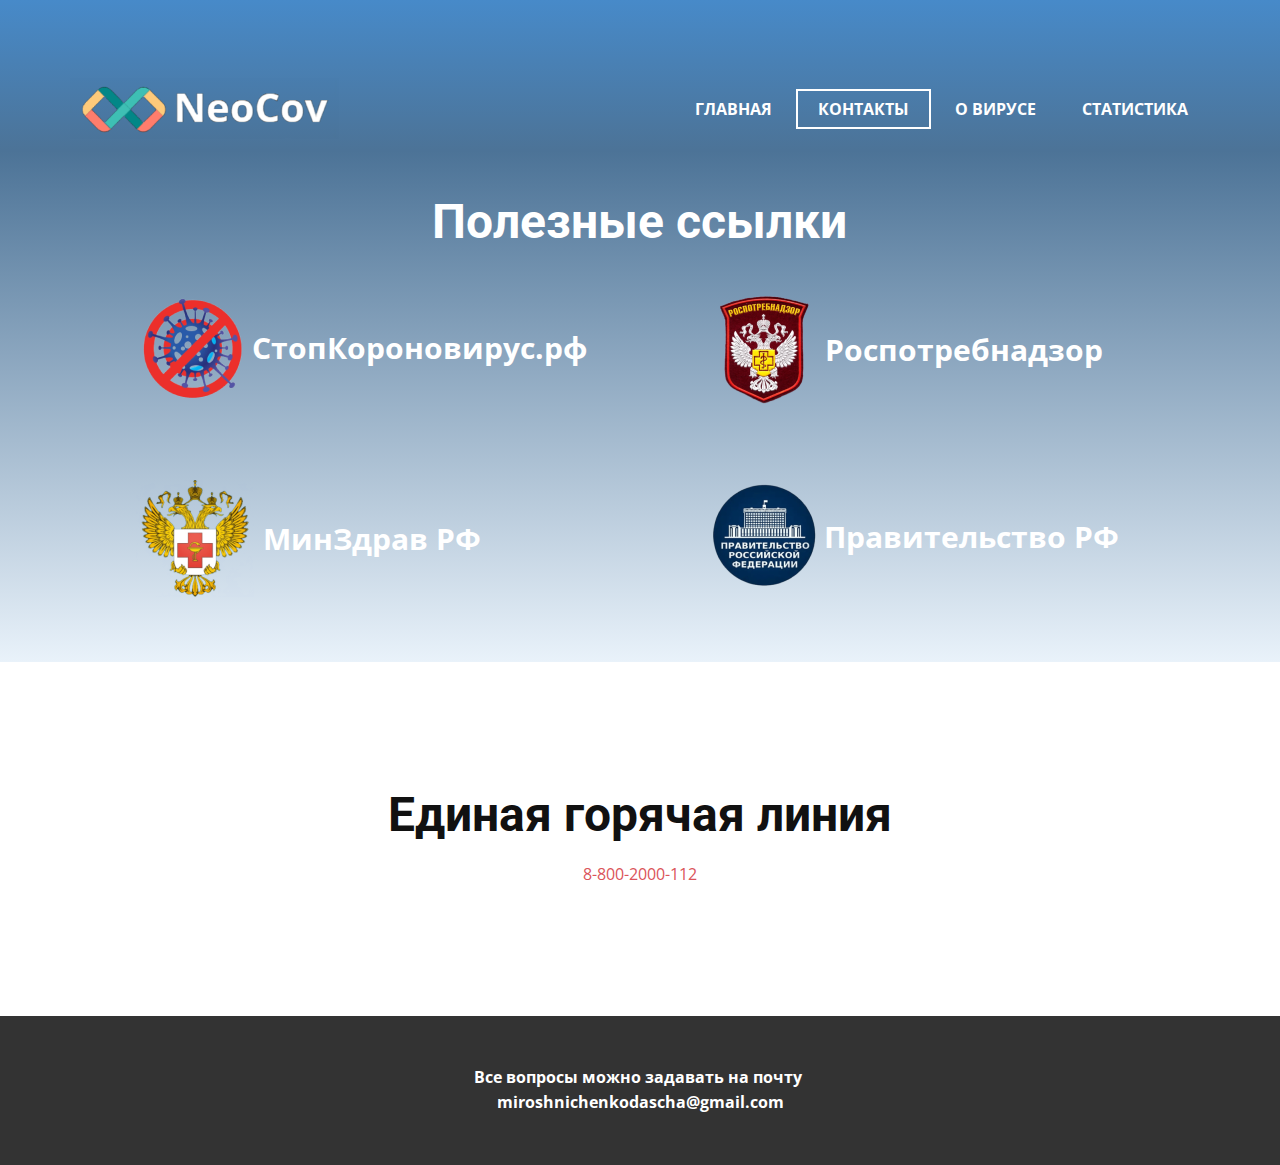
<file: Контакты.html>
<!DOCTYPE html>
<html style="font-size: 16px;" lang="ru"><head>
    <meta name="viewport" content="width=device-width, initial-scale=1.0">
    <meta charset="utf-8">
    <meta name="keywords" content="Полезные ссылки, Единая горячая линия">
    <meta name="description" content="">
    <title>Контакты</title>
    <link rel="stylesheet" href="nicepage.css" media="screen">
<link rel="stylesheet" href="Контакты.css" media="screen">
    <script class="u-script" type="text/javascript" src="jquery.js" defer=""></script>
    <script class="u-script" type="text/javascript" src="nicepage.js" defer=""></script>
    <meta name="generator" content="Nicepage 5.9.10, nicepage.com">
    <link id="u-theme-google-font" rel="stylesheet" href="https://fonts.googleapis.com/css?family=Roboto:100,100i,300,300i,400,400i,500,500i,700,700i,900,900i|Open+Sans:300,300i,400,400i,500,500i,600,600i,700,700i,800,800i">
    
    
    
    <script type="application/ld+json">{
		"@context": "http://schema.org",
		"@type": "Organization",
		"name": "",
		"logo": "images/image-jkLtF5p0j-transformed.png"
}</script>
    <meta name="theme-color" content="#478ac9">
    <meta property="og:title" content="Контакты">
    <meta property="og:type" content="website">
  <meta data-intl-tel-input-cdn-path="intlTelInput/"></head>
  <body class="u-body u-xl-mode" data-lang="ru"><header class="u-clearfix u-gradient u-header u-header" id="header1"><div class="u-clearfix u-sheet u-sheet-1">
        <a href="index.html" class="u-image u-logo u-image-1" data-image-width="404" data-image-height="91">
          <img src="images/image-jkLtF5p0j-transformed.png" class="u-logo-image u-logo-image-1">
        </a>
        <!-- Логотип-->
        <nav class="u-menu u-menu-dropdown u-offcanvas u-menu-1">
          <div class="menu-collapse" style="font-size: 1rem; letter-spacing: 0px; font-weight: 700; text-transform: uppercase;">
            <a class="u-button-style u-custom-active-border-color u-custom-border u-custom-border-color u-custom-borders u-custom-hover-border-color u-custom-left-right-menu-spacing u-custom-padding-bottom u-custom-text-active-color u-custom-text-color u-custom-text-hover-color u-custom-top-bottom-menu-spacing u-nav-link u-text-active-palette-1-base u-text-hover-palette-2-base" href="#">
              <svg class="u-svg-link" viewBox="0 0 24 24"><use xmlns:xlink="http://www.w3.org/1999/xlink" xlink:href="#menu-hamburger"></use></svg>
              <svg class="u-svg-content" version="1.1" id="menu-hamburger" viewBox="0 0 16 16" x="0px" y="0px" xmlns:xlink="http://www.w3.org/1999/xlink" xmlns="http://www.w3.org/2000/svg"><g><rect y="1" width="16" height="2"></rect><rect y="7" width="16" height="2"></rect><rect y="13" width="16" height="2"></rect>
</g></svg>
            </a>
          </div>
          <div class="u-nav-container">
            <!-- Меню-->
            <ul class="u-nav u-spacing-2 u-unstyled u-nav-1"><li class="u-nav-item"><a class="u-border-2 u-border-active-white u-border-hover-white u-button-style u-nav-link u-text-active-white u-text-hover-white u-text-white" href="index.html" style="padding: 10px 20px;">Главная</a>
</li><li class="u-nav-item"><a class="u-border-2 u-border-active-white u-border-hover-white u-button-style u-nav-link u-text-active-white u-text-hover-white u-text-white" href="Контакты.html" style="padding: 10px 20px;">Контакты</a>
</li><li class="u-nav-item"><a class="u-border-2 u-border-active-white u-border-hover-white u-button-style u-nav-link u-text-active-white u-text-hover-white u-text-white" href="О-вирусе.html" style="padding: 10px 20px;">О вирусе</a>
</li><li class="u-nav-item"><a class="u-border-2 u-border-active-white u-border-hover-white u-button-style u-nav-link u-text-active-white u-text-hover-white u-text-white" href="Статистика.html" style="padding: 10px 20px;">Статистика</a>
</li></ul>
          </div>
          <div class="u-nav-container-collapse">
            <div class="u-black u-container-style u-inner-container-layout u-opacity u-opacity-95 u-sidenav">
              <div class="u-inner-container-layout u-sidenav-overflow">
                <div class="u-menu-close"></div>
                <ul class="u-align-center u-nav u-popupmenu-items u-unstyled u-nav-2"><li class="u-nav-item"><a class="u-button-style u-nav-link" href="index.html">Главная</a>
</li><li class="u-nav-item"><a class="u-button-style u-nav-link" href="Контакты.html">Контакты</a>
</li><li class="u-nav-item"><a class="u-button-style u-nav-link" href="О-вирусе.html">О вирусе</a>
</li><li class="u-nav-item"><a class="u-button-style u-nav-link" href="Статистика.html">Статистика</a>
</li></ul>
              </div>
            </div>
            <div class="u-black u-menu-overlay u-opacity u-opacity-70"></div>
          </div>
        </nav>
      </div></header>
      <!-- Блок с ссылками на оф. ресурсы-->
    <section class="u-clearfix u-gradient u-section-1" id="sec-8ced">
      <div class="u-clearfix u-sheet u-sheet-1">
        <div class="u-list u-list-1">
          <div class="u-repeater u-repeater-1">
            <div class="u-container-style u-list-item u-repeater-item">
              <div class="u-container-layout u-similar-container u-container-layout-1">
                <h2 class="u-custom-item u-text u-text-default-lg u-text-default-md u-text-default-sm u-text-default-xl u-text-white u-text-1">Полезные ссылки</h2>
                <div class="u-container-style u-custom-item u-expanded-width-xs u-group u-shape-rectangle u-group-1">
                  <div class="u-container-layout">
                    <img class="u-image u-image-contain u-image-default u-preserve-proportions u-image-1" src="images/image15.png" alt="" data-image-width="120" data-image-height="113" data-href="https://covid19.rosminzdrav.ru/" data-target="_blank">
                    <p class="u-custom-item u-heading-font u-text u-text-default u-text-white u-text-2">СтопКороновирус.рф <span style="font-weight: 700;"></span>
                    </p>
                  </div>
                </div>
                <div class="u-container-style u-custom-item u-group u-shape-rectangle u-group-2">
                  <div class="u-container-layout">
                    <img class="u-image u-image-contain u-image-default u-preserve-proportions u-image-2" src="images/image17.png" alt="" data-image-width="89" data-image-height="110" data-href="https://www.rospotrebnadzor.ru/" data-target="_blank">
                    <p class="u-custom-item u-heading-font u-text u-text-default u-text-white u-text-3">Роспотребнадзор</p>
                  </div>
                </div>
                <div class="u-container-style u-custom-item u-expanded-width-xs u-group u-shape-rectangle u-group-3">
                  <div class="u-container-layout">
                    <img class="u-image u-image-contain u-image-default u-preserve-proportions u-image-3" src="images/image16.png" alt="" data-image-width="120" data-image-height="119" data-href="https://minzdrav.gov.ru/" data-target="_blank">
                    <p class="u-custom-item u-heading-font u-text u-text-default u-text-white u-text-4">МинЗдрав РФ <span style="font-weight: 700;"></span>
                    </p>
                  </div>
                </div>
                <div class="u-container-style u-custom-item u-expanded-width-xs u-group u-shape-rectangle u-group-4">
                  <div class="u-container-layout">
                    <img class="u-image u-image-contain u-image-default u-preserve-proportions u-image-4" src="images/image18.png" alt="" data-image-width="120" data-image-height="116" data-href="http://government.ru/" data-target="_blank">
                    <p class="u-custom-item u-heading-font u-text u-text-default u-text-white u-text-5">Правительство РФ</p>
                  </div>
                </div>
              </div>
            </div>
          </div>
        </div>
      </div>
    </section>
    <!-- Блок с номером горячей линии-->
    <section class="u-align-center u-clearfix u-section-2" id="sec-b317">
      <div class="u-clearfix u-sheet u-valign-middle u-sheet-1">
        <h1 class="u-text u-text-default u-text-1">Единая горячая линия</h1>
        <p class="u-text u-text-palette-2-base u-text-2">8-800-2000-112</p>
      </div>
    </section>
    
    <!-- Футер страницы-->
    <footer class="u-align-center u-clearfix u-footer u-grey-80 u-footer" id="sec-a414"><div class="u-clearfix u-sheet u-sheet-1">
        <p class="u-small-text u-text u-text-variant u-text-1">Все вопросы можно задавать на почту&nbsp;<br>miroshnichenkodascha@gmail.com<span style="font-weight: 700;"></span>
        </p>
      </div></footer>

  
</body></html>
</file>
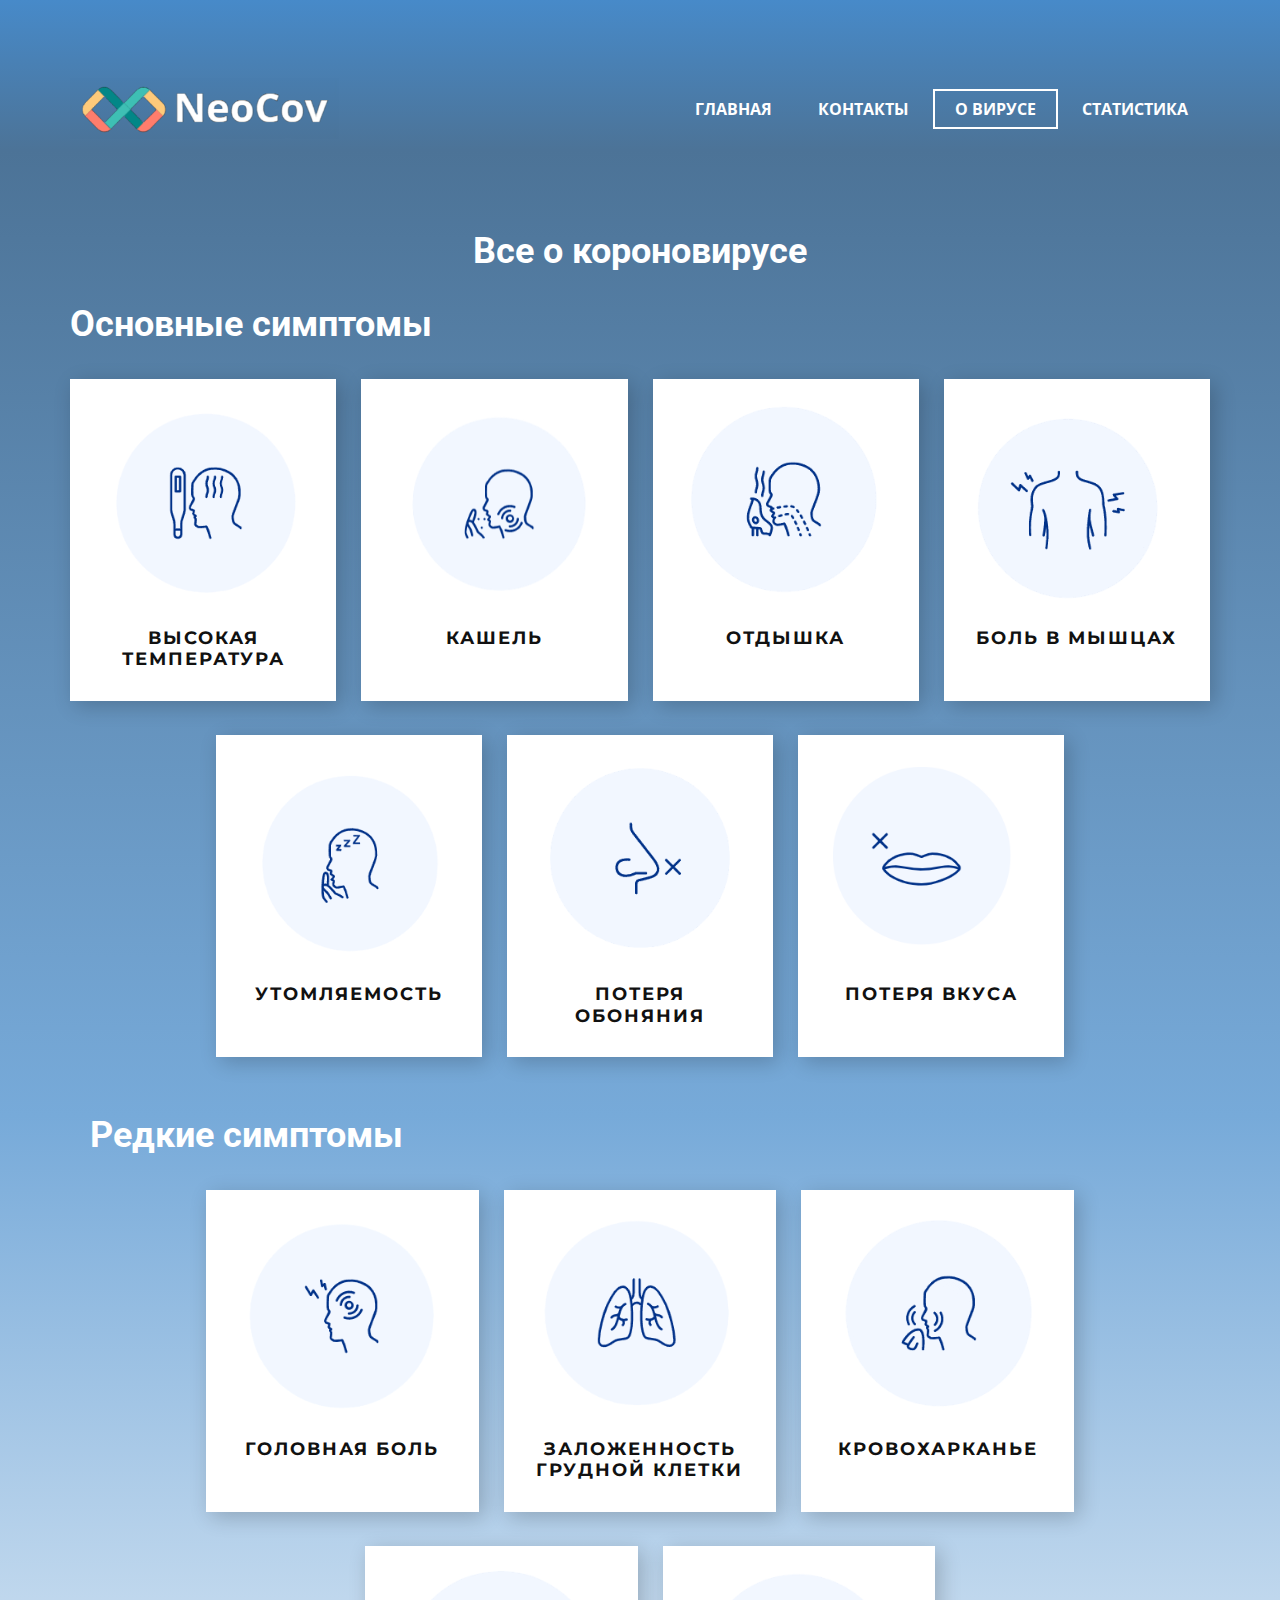
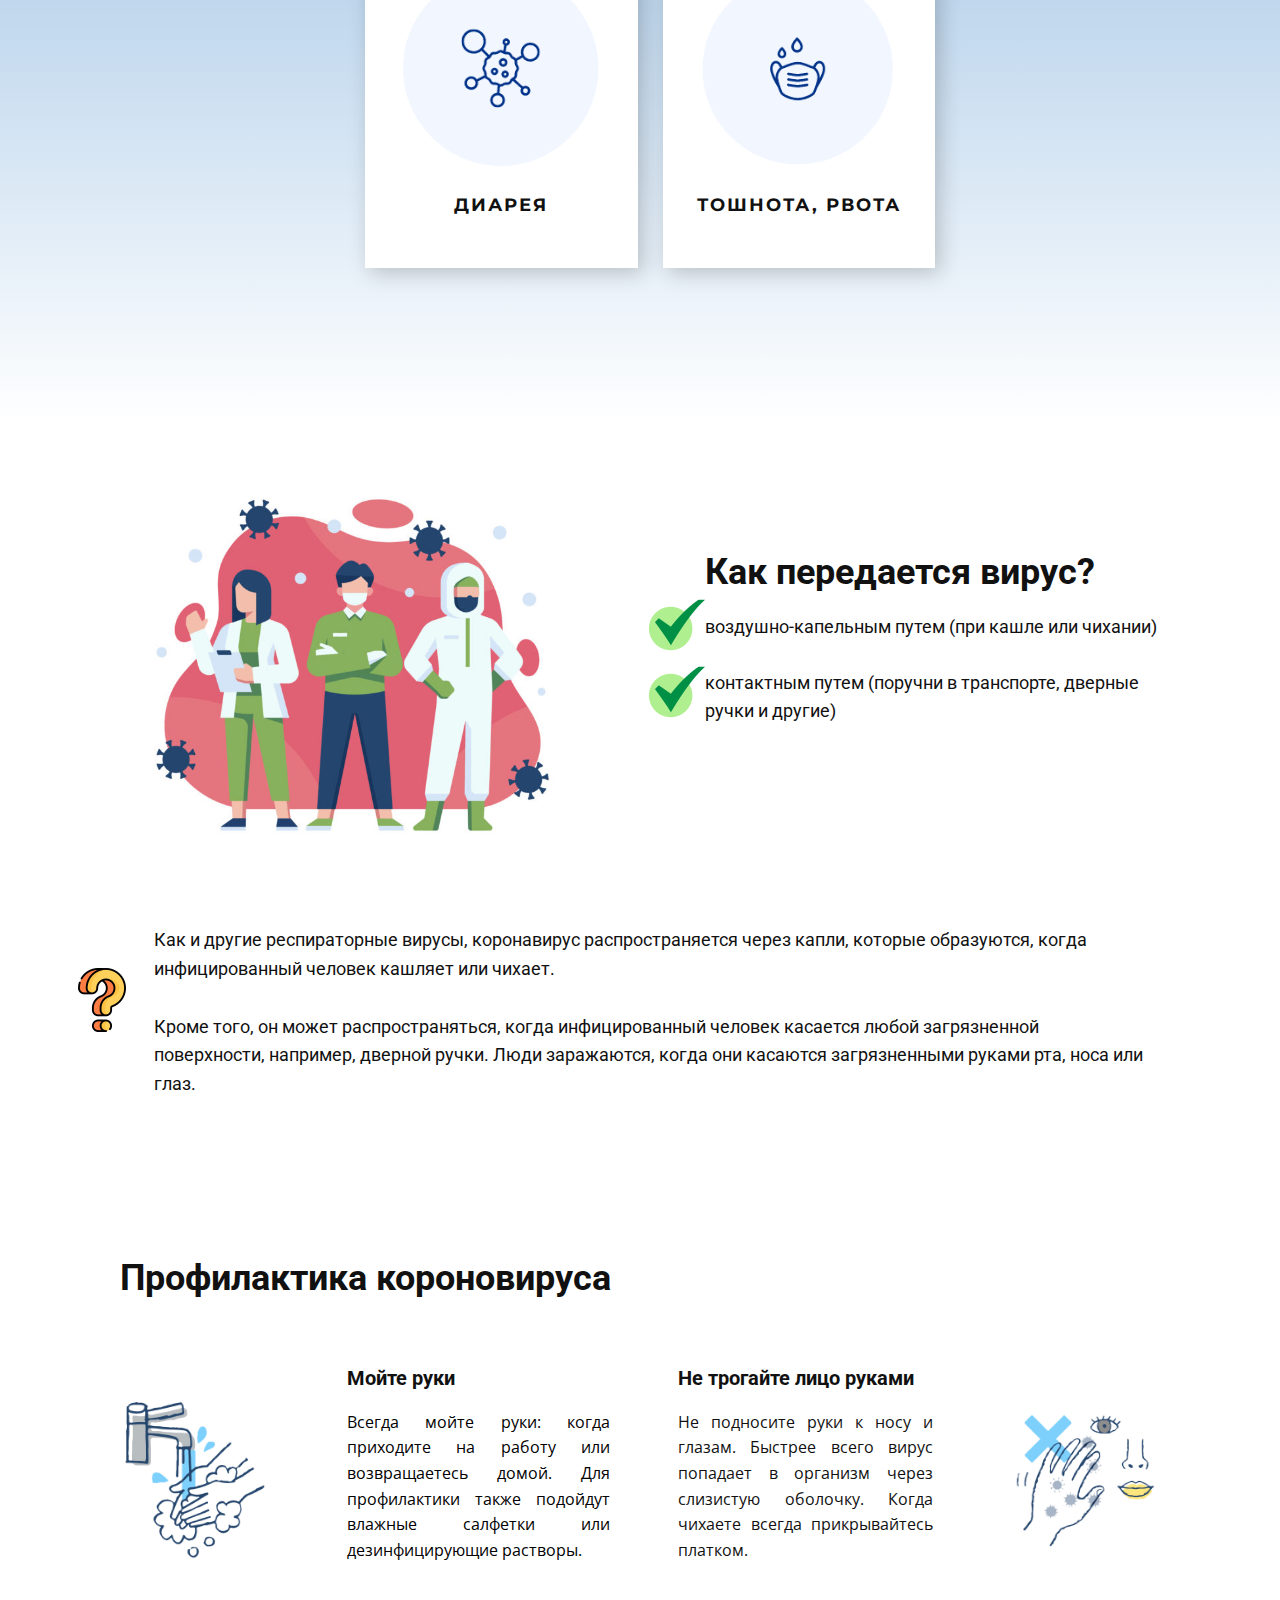
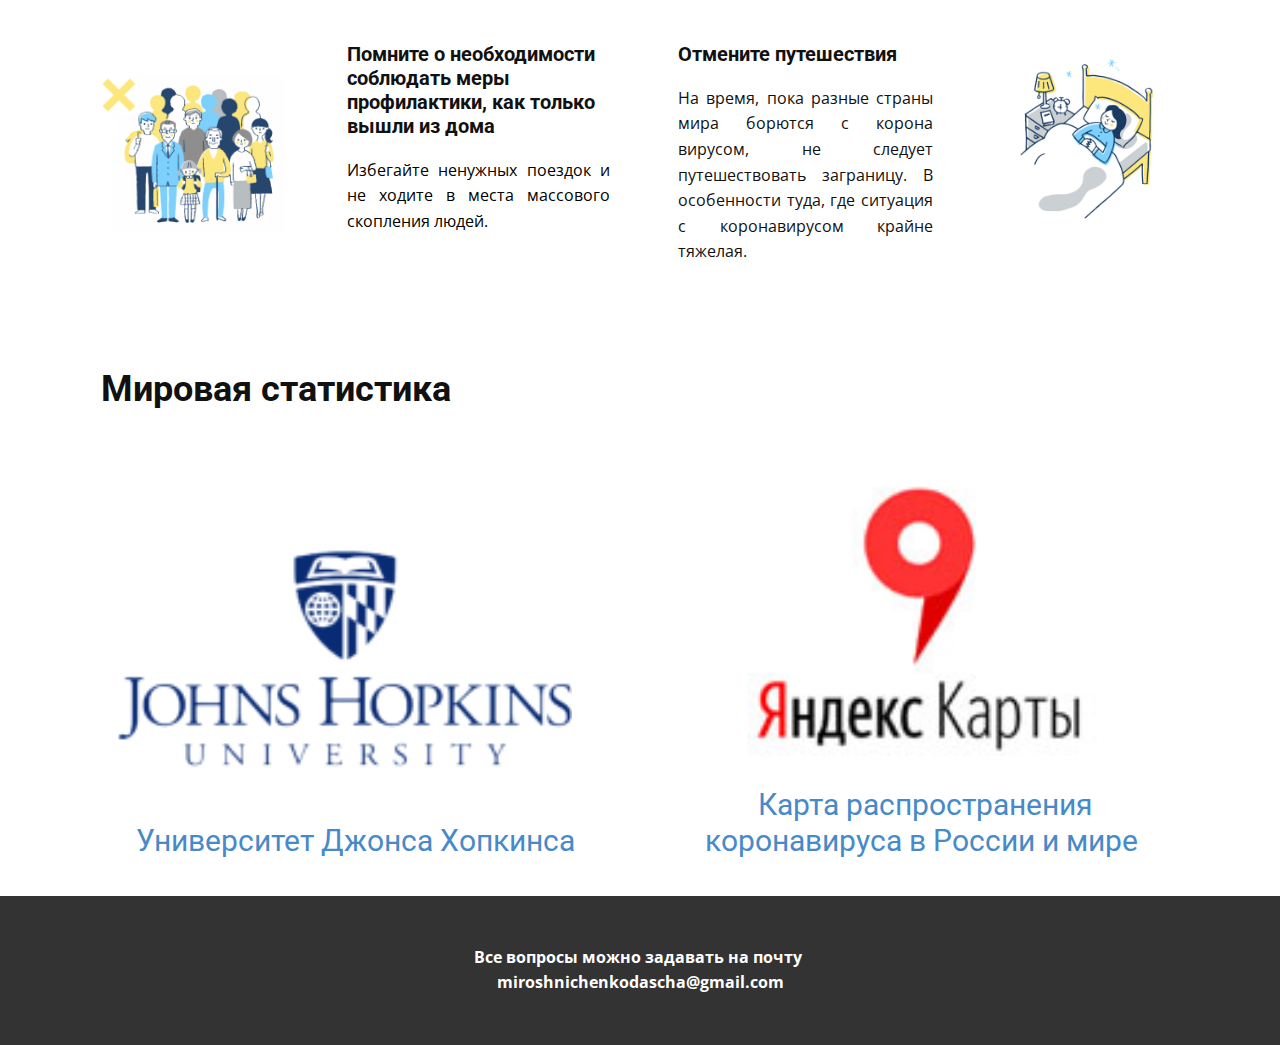
<file: О-вирусе.html>
<!DOCTYPE html>
<html style="font-size: 16px;" lang="ru"><head>
    <meta name="viewport" content="width=device-width, initial-scale=1.0">
    <meta charset="utf-8">
    <meta name="keywords" content="Все о короновирусе, Основные симптомы, Основные симптомы, Как передается вирус?, Основные симптомы​">
    <meta name="description" content="">
    <title>О вирусе</title>
    <link rel="stylesheet" href="nicepage.css" media="screen">
<link rel="stylesheet" href="О-вирусе.css" media="screen">
    <script class="u-script" type="text/javascript" src="jquery.js" defer=""></script>
    <script class="u-script" type="text/javascript" src="nicepage.js" defer=""></script>
    <meta name="generator" content="Nicepage 5.9.10, nicepage.com">
    <link id="u-theme-google-font" rel="stylesheet" href="https://fonts.googleapis.com/css?family=Roboto:100,100i,300,300i,400,400i,500,500i,700,700i,900,900i|Open+Sans:300,300i,400,400i,500,500i,600,600i,700,700i,800,800i">
    <link id="u-page-google-font" rel="stylesheet" href="https://fonts.googleapis.com/css?family=Montserrat:100,100i,200,200i,300,300i,400,400i,500,500i,600,600i,700,700i,800,800i,900,900i">
    
    
    
    
    
    
    <script type="application/ld+json">{
		"@context": "http://schema.org",
		"@type": "Organization",
		"name": "",
		"logo": "images/image-jkLtF5p0j-transformed.png"
}</script>
    <meta name="theme-color" content="#478ac9">
    <meta property="og:title" content="О вирусе">
    <meta property="og:type" content="website">
  <meta data-intl-tel-input-cdn-path="intlTelInput/"></head>
  <body class="u-body u-xl-mode" data-lang="ru"><header class="u-clearfix u-gradient u-header u-header" id="header1"><div class="u-clearfix u-sheet u-sheet-1">
        <a href="index.html" class="u-image u-logo u-image-1" data-image-width="404" data-image-height="91">
          <img src="images/image-jkLtF5p0j-transformed.png" class="u-logo-image u-logo-image-1">
        </a>
        <!-- Лого-->
        <nav class="u-menu u-menu-dropdown u-offcanvas u-menu-1">
          <div class="menu-collapse" style="font-size: 1rem; letter-spacing: 0px; font-weight: 700; text-transform: uppercase;">
            <a class="u-button-style u-custom-active-border-color u-custom-border u-custom-border-color u-custom-borders u-custom-hover-border-color u-custom-left-right-menu-spacing u-custom-padding-bottom u-custom-text-active-color u-custom-text-color u-custom-text-hover-color u-custom-top-bottom-menu-spacing u-nav-link u-text-active-palette-1-base u-text-hover-palette-2-base" href="#">
              <svg class="u-svg-link" viewBox="0 0 24 24"><use xmlns:xlink="http://www.w3.org/1999/xlink" xlink:href="#menu-hamburger"></use></svg>
              <svg class="u-svg-content" version="1.1" id="menu-hamburger" viewBox="0 0 16 16" x="0px" y="0px" xmlns:xlink="http://www.w3.org/1999/xlink" xmlns="http://www.w3.org/2000/svg"><g><rect y="1" width="16" height="2"></rect><rect y="7" width="16" height="2"></rect><rect y="13" width="16" height="2"></rect>
</g></svg>
            </a>
          </div>
          <!-- Меню-->
          <div class="u-nav-container">
            <ul class="u-nav u-spacing-2 u-unstyled u-nav-1"><li class="u-nav-item"><a class="u-border-2 u-border-active-white u-border-hover-white u-button-style u-nav-link u-text-active-white u-text-hover-white u-text-white" href="index.html" style="padding: 10px 20px;">Главная</a>
</li><li class="u-nav-item"><a class="u-border-2 u-border-active-white u-border-hover-white u-button-style u-nav-link u-text-active-white u-text-hover-white u-text-white" href="Контакты.html" style="padding: 10px 20px;">Контакты</a>
</li><li class="u-nav-item"><a class="u-border-2 u-border-active-white u-border-hover-white u-button-style u-nav-link u-text-active-white u-text-hover-white u-text-white" href="О-вирусе.html" style="padding: 10px 20px;">О вирусе</a>
</li><li class="u-nav-item"><a class="u-border-2 u-border-active-white u-border-hover-white u-button-style u-nav-link u-text-active-white u-text-hover-white u-text-white" href="Статистика.html" style="padding: 10px 20px;">Статистика</a>
</li></ul>
          </div>
          <div class="u-nav-container-collapse">
            <div class="u-black u-container-style u-inner-container-layout u-opacity u-opacity-95 u-sidenav">
              <div class="u-inner-container-layout u-sidenav-overflow">
                <div class="u-menu-close"></div>
                <ul class="u-align-center u-nav u-popupmenu-items u-unstyled u-nav-2"><li class="u-nav-item"><a class="u-button-style u-nav-link" href="index.html">Главная</a>
</li><li class="u-nav-item"><a class="u-button-style u-nav-link" href="Контакты.html">Контакты</a>
</li><li class="u-nav-item"><a class="u-button-style u-nav-link" href="О-вирусе.html">О вирусе</a>
</li><li class="u-nav-item"><a class="u-button-style u-nav-link" href="Статистика.html">Статистика</a>
</li></ul>
              </div>
            </div>
            <div class="u-black u-menu-overlay u-opacity u-opacity-70"></div>
          </div>
        </nav>
      </div></header>
      <!-- Блок с основными симптомами-->
    <section class="u-align-center u-clearfix u-gradient u-section-1" id="carousel_ccf5">
      <div class="u-clearfix u-sheet u-sheet-1">
        <h2 class="u-align-center u-text u-text-white u-text-1">Все о короновирусе</h2>
        <h2 class="u-align-left u-text u-text-white u-text-2">Основные симптомы</h2>
        <div class="u-expanded-width u-list u-list-1">
          <div class="u-repeater u-repeater-1">
            <div class="u-align-left u-container-align-center u-container-style u-list-item u-repeater-item u-white u-list-item-1">
              <div class="u-container-layout u-similar-container u-container-layout-1">
                <div class="u-image u-image-circle u-image-1" alt="" data-image-width="289" data-image-height="262"></div>
                <h4 class="u-align-center u-custom-font u-font-montserrat u-text u-text-default u-text-3"> Высокая температура</h4>
              </div>
            </div>
            <div class="u-align-left u-container-align-center u-container-style u-list-item u-repeater-item u-video-cover u-white u-list-item-2">
              <div class="u-container-layout u-similar-container u-container-layout-2">
                <div class="u-image u-image-circle u-image-2" alt="" data-image-width="307" data-image-height="271"></div>
                <h4 class="u-align-center u-custom-font u-font-montserrat u-text u-text-default u-text-4">кашель</h4>
              </div>
            </div>
            <div class="u-align-left u-container-align-center u-container-style u-list-item u-repeater-item u-video-cover u-white u-list-item-3">
              <div class="u-container-layout u-similar-container u-container-layout-3">
                <div class="u-image u-image-circle u-image-3" alt="" data-image-width="263" data-image-height="253"></div>
                <h4 class="u-align-center u-custom-font u-font-montserrat u-text u-text-default u-text-5">отдышка</h4>
              </div>
            </div>
            <div class="u-align-left u-container-align-center u-container-style u-list-item u-repeater-item u-video-cover u-white u-list-item-4">
              <div class="u-container-layout u-similar-container u-container-layout-4">
                <div class="u-image u-image-circle u-image-4" alt="" data-image-width="275" data-image-height="261"></div>
                <h4 class="u-align-center u-custom-font u-font-montserrat u-text u-text-default u-text-6">боль в мышцах</h4>
              </div>
            </div>
          </div>
        </div>
        <div class="u-list u-list-2">
          <div class="u-repeater u-repeater-2">
            <div class="u-align-left u-container-align-center u-container-style u-list-item u-repeater-item u-video-cover u-white u-list-item-5">
              <div class="u-container-layout u-similar-container u-container-layout-5">
                <div class="u-image u-image-circle u-image-5" alt="" data-image-width="295" data-image-height="267"></div>
                <h4 class="u-align-center u-custom-font u-font-montserrat u-text u-text-default u-text-7"> утомляемость</h4>
              </div>
            </div>
            <div class="u-align-left u-container-align-center u-container-style u-list-item u-repeater-item u-video-cover u-white u-list-item-6">
              <div class="u-container-layout u-similar-container u-container-layout-6">
                <div class="u-image u-image-circle u-image-6" alt="" data-image-width="313" data-image-height="260"></div>
                <h4 class="u-align-center u-custom-font u-font-montserrat u-text u-text-default u-text-8">потеря обоняния</h4>
              </div>
            </div>
            <div class="u-align-left u-container-align-center u-container-style u-list-item u-repeater-item u-video-cover u-white u-list-item-7">
              <div class="u-container-layout u-similar-container u-container-layout-7">
                <div class="u-image u-image-circle u-image-7" alt="" data-image-width="295" data-image-height="264"></div>
                <h4 class="u-align-center u-custom-font u-font-montserrat u-text u-text-default u-text-9">потеря вкуса</h4>
              </div>
            </div>
          </div>
        </div>
      </div>
    </section>
    <!-- Блок с редкими симптомати-->
    <section class="u-clearfix u-gradient u-section-2" id="sec-fbd6">
      <div class="u-clearfix u-sheet u-sheet-1">
        <h2 class="u-align-left u-text u-text-white u-text-1">Редкие симптомы</h2>
        <div class="u-list u-list-1">
          <div class="u-repeater u-repeater-1">
            <div class="u-align-left u-container-align-center u-container-style u-list-item u-repeater-item u-white u-list-item-1">
              <div class="u-container-layout u-similar-container u-container-layout-1">
                <div class="u-image u-image-circle u-image-1" alt="" data-image-width="255" data-image-height="255"></div>
                <h4 class="u-align-center u-custom-font u-font-montserrat u-text u-text-default u-text-2">Головная боль</h4>
              </div>
            </div>
            <div class="u-align-left u-container-align-center u-container-style u-list-item u-repeater-item u-video-cover u-white u-list-item-2">
              <div class="u-container-layout u-similar-container u-container-layout-2">
                <div class="u-image u-image-circle u-image-2" alt="" data-image-width="258" data-image-height="255"></div>
                <h4 class="u-align-center u-custom-font u-font-montserrat u-text u-text-default u-text-3">Заложенность грудной клетки</h4>
              </div>
            </div>
            <div class="u-align-left u-container-align-center u-container-style u-list-item u-repeater-item u-video-cover u-white u-list-item-3">
              <div class="u-container-layout u-similar-container u-container-layout-3">
                <div class="u-image u-image-circle u-image-3" alt="" data-image-width="252" data-image-height="254"></div>
                <h4 class="u-align-center u-custom-font u-font-montserrat u-text u-text-default u-text-4">кровохарканье</h4>
              </div>
            </div>
          </div>
        </div>
        <div class="u-hidden-md u-list u-list-2">
          <div class="u-repeater u-repeater-2">
            <div class="u-align-left u-container-align-center u-container-style u-list-item u-repeater-item u-white u-list-item-4">
              <div class="u-container-layout u-similar-container u-container-layout-4">
                <div class="u-image u-image-circle u-image-4" alt="" data-image-width="269" data-image-height="240"></div>
                <h4 class="u-align-center u-custom-font u-font-montserrat u-text u-text-default u-text-5">диарея</h4>
              </div>
            </div>
            <div class="u-align-left u-container-align-center u-container-style u-list-item u-repeater-item u-video-cover u-white u-list-item-5">
              <div class="u-container-layout u-similar-container u-container-layout-5">
                <div class="u-image u-image-circle u-image-5" alt="" data-image-width="253" data-image-height="246"></div>
                <h4 class="u-align-center u-custom-font u-font-montserrat u-text u-text-default u-text-6">тошнота, рвота</h4>
              </div>
            </div>
          </div>
        </div>
      </div>
    </section>
    <!-- Блок с путями передачей вируса-->
    <section class="u-clearfix u-section-3" id="sec-87b0">
      <div class="u-clearfix u-sheet u-sheet-1">
        <div class="u-clearfix u-expanded-width u-gutter-10 u-layout-wrap u-layout-wrap-1">
          <div class="u-layout">
            <div class="u-layout-col">
              <div class="u-size-30">
                <div class="u-layout-row">
                  <div class="u-container-style u-image u-layout-cell u-left-cell u-size-30 u-image-1" src="" data-image-width="860" data-image-height="688">
                    <div class="u-container-layout u-valign-middle u-container-layout-1"></div>
                  </div>
                  <div class="u-align-left u-container-style u-layout-cell u-right-cell u-size-30 u-layout-cell-2">
                    <div class="u-container-layout u-container-layout-2">
                      <h2 class="u-text u-text-1">Как передается вирус?</h2>
                      <p class="u-custom-font u-heading-font u-text u-text-2">воздушно-капельным путем (при кашле или чихании)</p><span class="u-file-icon u-icon u-icon-1"><img src="images/5290058.png" alt=""></span>
                      <p class="u-custom-font u-heading-font u-text u-text-3">контактным путем (поручни в транспорте, дверные ручки и другие)</p><span class="u-file-icon u-icon u-icon-2"><img src="images/5290058.png" alt=""></span>
                    </div>
                  </div>
                </div>
              </div>
              <div class="u-size-30">
                <div class="u-layout-row">
                  <div class="u-align-justify-xs u-align-left-lg u-align-left-md u-align-left-sm u-align-left-xl u-container-style u-layout-cell u-left-cell u-size-60 u-layout-cell-3">
                    <div class="u-container-layout u-container-layout-3"><span class="u-file-icon u-icon u-icon-3"><img src="images/5726775.png" alt=""></span>
                      <p class="u-custom-font u-heading-font u-text u-text-4"> Как и другие респираторные вирусы, коронавирус распространяется через капли, которые образуются, когда инфицированный человек кашляет или чихает.<br>
                        <br>Кроме того, он может распространяться, когда инфицированный человек касается любой загрязненной поверхности, например, дверной ручки. Люди заражаются, когда они касаются загрязненными руками рта, носа или глаз.<span style="font-weight: 700;"></span>
                      </p>
                    </div>
                  </div>
                </div>
              </div>
            </div>
          </div>
        </div>
      </div>
    </section>
    <!-- Блок с мерами профилактики-->
    <section class="u-clearfix u-hidden-xs u-section-4" id="sec-ab42">
      <div class="u-clearfix u-sheet u-sheet-1">
        <h2 class="u-hidden-xs u-text u-text-1">Профилактика короновируса</h2>
        <div class="u-clearfix u-expanded-width u-gutter-0 u-layout-wrap u-layout-wrap-1">
          <div class="u-layout">
            <div class="u-layout-row">
              <div class="u-container-style u-hidden-xs u-layout-cell u-size-13-lg u-size-13-xl u-size-14-sm u-size-14-xs u-size-30-md u-layout-cell-1">
                <div class="u-container-layout u-container-layout-1">
                  <img class="u-image u-image-contain u-image-round u-preserve-proportions u-radius-10 u-image-1" src="images/advice_wash-hands.png" alt="" data-image-width="196" data-image-height="208">
                </div>
              </div>
              <div class="u-container-style u-layout-cell u-size-16-sm u-size-16-xs u-size-17-lg u-size-17-xl u-size-30-md u-layout-cell-2">
                <div class="u-container-layout u-container-layout-2">
                  <h3 class="u-text u-text-default u-text-2">Мойте руки</h3>
                  <p class="u-align-justify u-text u-text-black u-text-default u-text-3"> Всегда мойте руки: когда приходите на работу или возвращаетесь домой. Для профилактики также подойдут влажные салфетки или дезинфицирующие растворы.</p>
                </div>
              </div>
              <div class="u-container-style u-layout-cell u-size-16-sm u-size-16-xs u-size-17-lg u-size-17-xl u-size-30-md u-layout-cell-3">
                <div class="u-container-layout u-container-layout-3">
                  <h3 class="u-text u-text-default-lg u-text-default-xl u-text-4">Не трогайте лицо руками</h3>
                  <p class="u-align-justify u-text u-text-default u-text-5"> Не подносите руки к носу и глазам. Быстрее всего вирус попадает в организм через слизистую оболочку. Когда чихаете всегда прикрывайтесь платком.</p>
                </div>
              </div>
              <div class="u-container-style u-hidden-xs u-layout-cell u-size-13-lg u-size-13-xl u-size-14-sm u-size-14-xs u-size-30-md u-layout-cell-4">
                <div class="u-container-layout u-valign-middle-lg u-valign-middle-xl u-valign-top-md u-valign-top-sm u-valign-top-xs u-container-layout-4">
                  <img class="u-image u-image-contain u-image-round u-preserve-proportions u-radius-10 u-image-2" src="images/advice_dontach.png" alt="" data-image-width="179" data-image-height="182">
                </div>
              </div>
            </div>
          </div>
        </div>
        <div class="u-clearfix u-expanded-width u-gutter-0 u-layout-wrap u-layout-wrap-2">
          <div class="u-layout">
            <div class="u-layout-row">
              <div class="u-container-style u-hidden-xs u-layout-cell u-size-13-lg u-size-13-xl u-size-14-sm u-size-14-xs u-size-30-md u-layout-cell-5">
                <div class="u-container-layout u-container-layout-5">
                  <img class="u-image u-image-contain u-image-round u-preserve-proportions u-radius-10 u-image-3" src="images/advice_manypeoples.png" alt="" data-image-width="196" data-image-height="184">
                </div>
              </div>
              <div class="u-container-style u-layout-cell u-size-16-sm u-size-16-xs u-size-17-lg u-size-17-xl u-size-30-md u-layout-cell-6">
                <div class="u-container-layout u-container-layout-6">
                  <h3 class="u-text u-text-default u-text-6"> Помните о необходимости соблюдать меры профилактики, как только вышли из дома</h3>
                  <p class="u-align-justify u-text u-text-black u-text-default u-text-7"> Избегайте ненужных поездок и не ходите в места массового скопления людей.</p>
                </div>
              </div>
              <div class="u-container-style u-layout-cell u-size-16-sm u-size-16-xs u-size-17-lg u-size-17-xl u-size-30-md u-layout-cell-7">
                <div class="u-container-layout u-container-layout-7">
                  <h3 class="u-text u-text-default u-text-8">Отмените путешествия</h3>
                  <p class="u-align-justify u-text u-text-default u-text-9"> На время, пока разные страны мира борются с корона вирусом, не следует путешествовать заграницу. В особенности туда, где ситуация с коронавирусом крайне тяжелая.</p>
                </div>
              </div>
              <div class="u-container-style u-hidden-xs u-layout-cell u-size-13-lg u-size-13-xl u-size-14-sm u-size-14-xs u-size-30-md u-layout-cell-8">
                <div class="u-container-layout u-container-layout-8">
                  <img class="u-hidden-xs u-image u-image-contain u-image-round u-preserve-proportions u-radius-10 u-image-4" src="images/advice_stayhome.png" alt="" data-image-width="185" data-image-height="219">
                </div>
              </div>
            </div>
          </div>
        </div>
      </div>
    </section>
    <!-- Блок с ссылками на мировую статистику-->
    <section class="u-clearfix u-hidden-md u-section-5" id="sec-84ee">
      <div class="u-clearfix u-sheet u-valign-middle-lg u-valign-middle-xl u-sheet-1">
        <h2 class="u-align-left u-hidden-md u-text u-text-1">Мировая статистика</h2>
        <div class="u-expanded-width u-hidden-md u-list u-list-1">
          <div class="u-repeater u-repeater-1">
            <div class="u-container-style u-list-item u-repeater-item">
              <div class="u-container-layout u-similar-container u-valign-bottom-lg u-valign-bottom-md u-valign-bottom-sm u-valign-bottom-xl u-container-layout-1">
                <img alt="" class="u-hidden-md u-image u-image-contain u-image-default u-image-1" data-image-width="200" data-image-height="135" src="images/image13.png">
                <h3 class="u-align-center u-text u-text-2">
                  <a class="u-active-none u-border-none u-btn u-button-link u-button-style u-hover-none u-none u-text-palette-1-base u-btn-1" href="https://www.arcgis.com/apps/dashboards/index.html#/bda7594740fd40299423467b48e9ecf6" target="_blank"> Университет Джонса Хопкинса</a>
                </h3>
              </div>
            </div>
            <div class="u-container-style u-list-item u-repeater-item">
              <div class="u-container-layout u-similar-container u-valign-bottom-lg u-valign-bottom-md u-valign-bottom-sm u-valign-bottom-xl u-container-layout-2">
                <img alt="" class="u-hidden-md u-image u-image-contain u-image-default u-image-2" data-image-width="150" data-image-height="126" src="images/yamap.jpg">
                <h3 class="u-align-center u-text u-text-3">
                  <a class="u-active-none u-border-none u-btn u-button-link u-button-style u-hover-none u-none u-text-palette-1-base u-btn-2" href="https://who.maps.arcgis.com/apps/dashboards/index.html#/a19d5d1f86ee4d99b013eed5f637232d" target="_blank"> Карта распространения коронавируса в России и мире&nbsp;</a>
                </h3>
              </div>
            </div>
          </div>
        </div>
      </div>
    </section>
    
    
    <footer class="u-align-center u-clearfix u-footer u-grey-80 u-footer" id="sec-a414"><div class="u-clearfix u-sheet u-sheet-1">
        <p class="u-small-text u-text u-text-variant u-text-1">Все вопросы можно задавать на почту&nbsp;<br>miroshnichenkodascha@gmail.com<span style="font-weight: 700;"></span>
        </p>
      </div></footer>

  
</body></html>
</file>
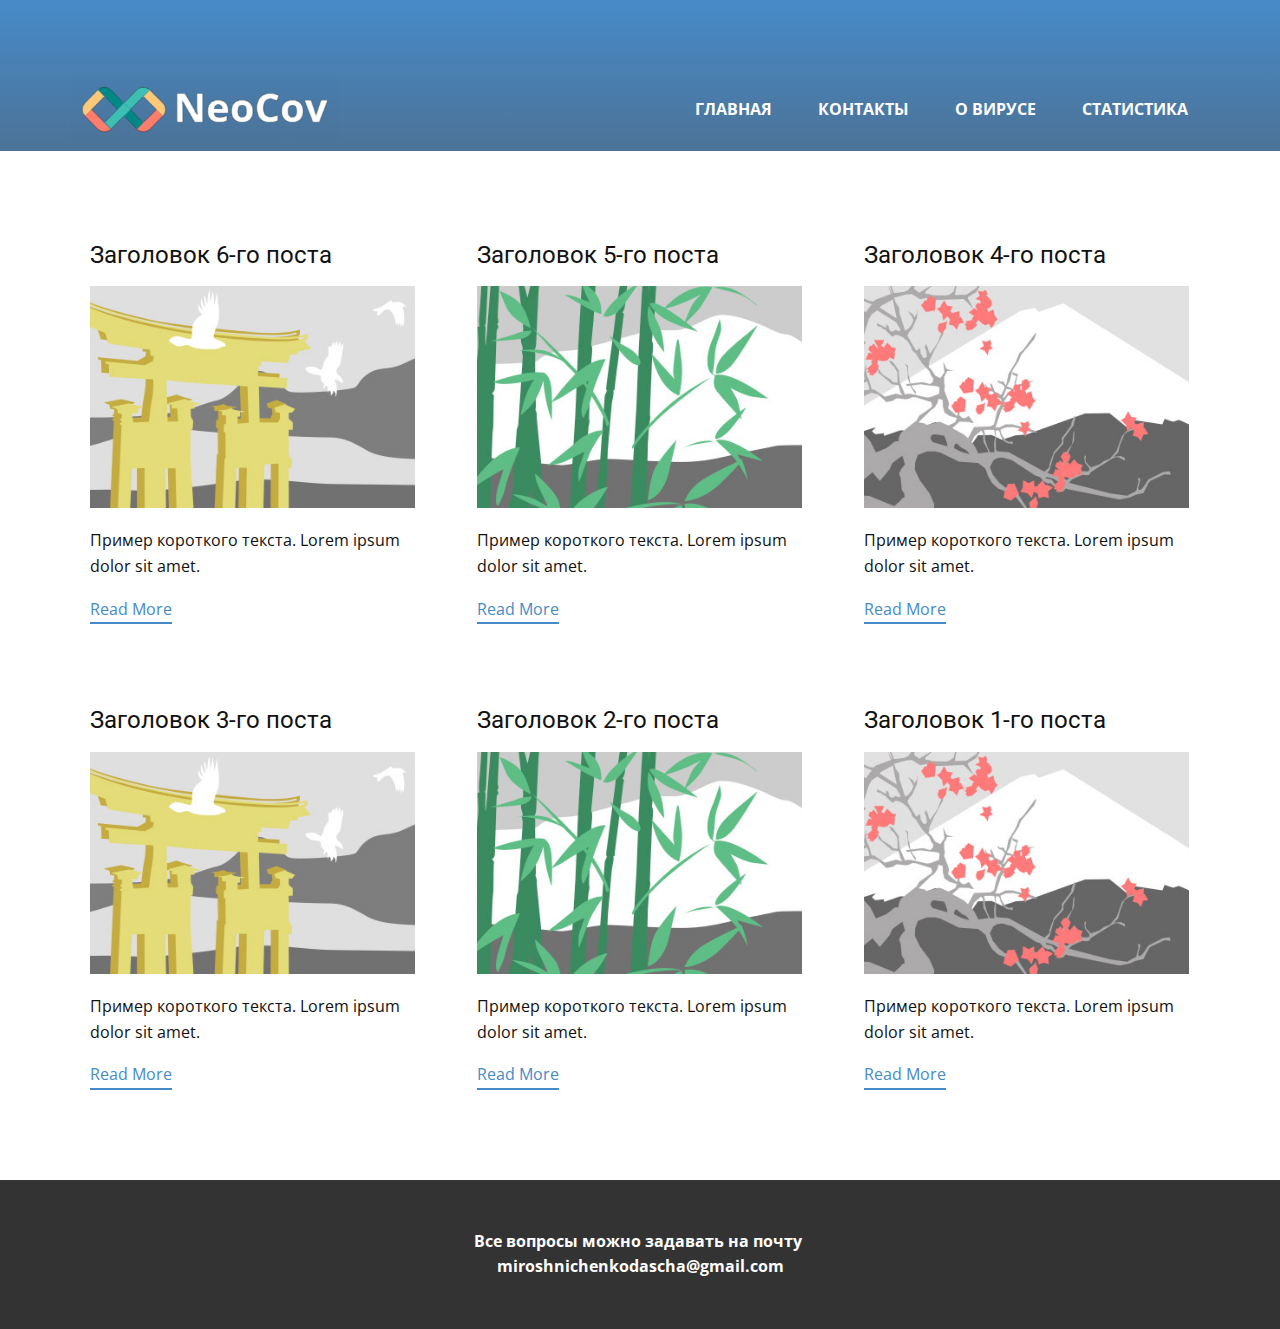
<file: blog/blog.html>
<!DOCTYPE html>
<html style="font-size: 16px;" lang="ru"><head>
    <meta name="viewport" content="width=device-width, initial-scale=1.0">
    <meta charset="utf-8">
    <meta name="keywords" content="">
    <meta name="description" content="">
    <title>Blog Template</title>
    <link rel="stylesheet" href="../nicepage.css" media="screen">
<link rel="stylesheet" href="../Blog-Template.css" media="screen">
    <script class="u-script" type="text/javascript" src="../jquery.js" defer=""></script>
    <script class="u-script" type="text/javascript" src="../nicepage.js" defer=""></script>
    <meta name="generator" content="Nicepage 5.6.9, nicepage.com">
    <link id="u-theme-google-font" rel="stylesheet" href="https://fonts.googleapis.com/css?family=Roboto:100,100i,300,300i,400,400i,500,500i,700,700i,900,900i|Open+Sans:300,300i,400,400i,500,500i,600,600i,700,700i,800,800i">
    
    
    <script type="application/ld+json">{
		"@context": "http://schema.org",
		"@type": "Organization",
		"name": "",
		"logo": "images/image-jkLtF5p0j-transformed.png"
}</script>
    <meta name="theme-color" content="#478ac9">
  <meta data-intl-tel-input-cdn-path="intlTelInput/"></head>
  <body class="u-body u-xl-mode" data-lang="ru"><header class="u-clearfix u-gradient u-header u-header" id="sec-73ac"><div class="u-clearfix u-sheet u-sheet-1">
        <a href="https://nicepage.com" class="u-image u-logo u-image-1" data-image-width="404" data-image-height="91">
          <img src="../images/image-jkLtF5p0j-transformed.png" class="u-logo-image u-logo-image-1">
        </a>
        <nav class="u-menu u-menu-dropdown u-offcanvas u-menu-1">
          <div class="menu-collapse" style="font-size: 1rem; letter-spacing: 0px; font-weight: 700; text-transform: uppercase;">
            <a class="u-button-style u-custom-active-border-color u-custom-border u-custom-border-color u-custom-borders u-custom-hover-border-color u-custom-left-right-menu-spacing u-custom-padding-bottom u-custom-text-active-color u-custom-text-color u-custom-text-hover-color u-custom-top-bottom-menu-spacing u-nav-link u-text-active-palette-1-base u-text-hover-palette-2-base" href="#">
              <svg class="u-svg-link" viewBox="0 0 24 24"><use xmlns:xlink="http://www.w3.org/1999/xlink" xlink:href="#menu-hamburger"></use></svg>
              <svg class="u-svg-content" version="1.1" id="menu-hamburger" viewBox="0 0 16 16" x="0px" y="0px" xmlns:xlink="http://www.w3.org/1999/xlink" xmlns="http://www.w3.org/2000/svg"><g><rect y="1" width="16" height="2"></rect><rect y="7" width="16" height="2"></rect><rect y="13" width="16" height="2"></rect>
</g></svg>
            </a>
          </div>
          <div class="u-nav-container">
            <ul class="u-nav u-spacing-2 u-unstyled u-nav-1"><li class="u-nav-item"><a class="u-border-2 u-border-active-white u-border-hover-white u-button-style u-nav-link u-text-active-white u-text-hover-white u-text-white" href="../Главная.html" style="padding: 10px 20px;">Главная</a>
</li><li class="u-nav-item"><a class="u-border-2 u-border-active-white u-border-hover-white u-button-style u-nav-link u-text-active-white u-text-hover-white u-text-white" href="../Контакты.html" style="padding: 10px 20px;">Контакты</a>
</li><li class="u-nav-item"><a class="u-border-2 u-border-active-white u-border-hover-white u-button-style u-nav-link u-text-active-white u-text-hover-white u-text-white" href="../О-вирусе.html" style="padding: 10px 20px;">О вирусе</a>
</li><li class="u-nav-item"><a class="u-border-2 u-border-active-white u-border-hover-white u-button-style u-nav-link u-text-active-white u-text-hover-white u-text-white" href="../Статистика.html" style="padding: 10px 20px;">Статистика</a>
</li></ul>
          </div>
          <div class="u-nav-container-collapse">
            <div class="u-black u-container-style u-inner-container-layout u-opacity u-opacity-95 u-sidenav">
              <div class="u-inner-container-layout u-sidenav-overflow">
                <div class="u-menu-close"></div>
                <ul class="u-align-center u-nav u-popupmenu-items u-unstyled u-nav-2"><li class="u-nav-item"><a class="u-button-style u-nav-link" href="../Главная.html">Главная</a>
</li><li class="u-nav-item"><a class="u-button-style u-nav-link" href="../Контакты.html">Контакты</a>
</li><li class="u-nav-item"><a class="u-button-style u-nav-link" href="../О-вирусе.html">О вирусе</a>
</li><li class="u-nav-item"><a class="u-button-style u-nav-link" href="../Статистика.html">Статистика</a>
</li></ul>
              </div>
            </div>
            <div class="u-black u-menu-overlay u-opacity u-opacity-70"></div>
          </div>
        </nav>
      </div></header>
    <section class="u-clearfix u-section-1" id="sec-9dc4">
      <div class="u-clearfix u-sheet u-valign-middle u-sheet-1"><!--blog--><!--blog_options_json--><!--{"type":"Recent","source":"","tags":"","count":""}--><!--/blog_options_json-->
        <div class="u-blog u-expanded-width u-repeater u-repeater-1"><!--blog_post-->
          <div class="u-blog-post u-container-style u-repeater-item u-white u-repeater-item-1">
            <div class="u-container-layout u-similar-container u-valign-top u-container-layout-1"><!--blog_post_header-->
              <h4 class="u-blog-control u-text u-text-1">
                <a class="u-post-header-link" href="../blog/пост-5.html">Заголовок 6-го поста</a>
              </h4><!--/blog_post_header--><!--blog_post_image-->
              <a class="u-post-header-link" href="../blog/пост-5.html"><img alt="" class="u-blog-control u-expanded-width u-image u-image-default u-image-1" src="../images/8ad73f3c.jpeg"></a><!--/blog_post_image--><!--blog_post_content-->
              <div class="u-blog-control u-post-content u-text u-text-2 fr-view">Пример короткого текста. Lorem ipsum dolor sit amet.</div><!--/blog_post_content--><!--blog_post_readmore-->
              <a href="../blog/пост-5.html" class="u-blog-control u-border-2 u-border-palette-1-base u-btn u-btn-rectangle u-button-style u-none u-btn-1"><!--blog_post_readmore_content--><!--options_json--><!--{"content":"Read More","defaultValue":"Читать дальше"}--><!--/options_json-->Read More<!--/blog_post_readmore_content--></a><!--/blog_post_readmore-->
            </div>
          </div><div class="u-blog-post u-container-style u-repeater-item u-video-cover u-white">
            <div class="u-container-layout u-similar-container u-valign-top u-container-layout-2"><!--blog_post_header-->
              <h4 class="u-blog-control u-text u-text-3">
                <a class="u-post-header-link" href="../blog/пост-4.html">Заголовок 5-го поста</a>
              </h4><!--/blog_post_header--><!--blog_post_image-->
              <a class="u-post-header-link" href="../blog/пост-4.html"><img alt="" class="u-blog-control u-expanded-width u-image u-image-default u-image-2" src="../images/68f64b9d.jpeg"></a><!--/blog_post_image--><!--blog_post_content-->
              <div class="u-blog-control u-post-content u-text u-text-4 fr-view">Пример короткого текста. Lorem ipsum dolor sit amet.</div><!--/blog_post_content--><!--blog_post_readmore-->
              <a href="../blog/пост-4.html" class="u-blog-control u-border-2 u-border-palette-1-base u-btn u-btn-rectangle u-button-style u-none u-btn-2"><!--blog_post_readmore_content--><!--options_json--><!--{"content":"Read More","defaultValue":"Читать дальше"}--><!--/options_json-->Read More<!--/blog_post_readmore_content--></a><!--/blog_post_readmore-->
            </div>
          </div><div class="u-blog-post u-container-style u-repeater-item u-video-cover u-white">
            <div class="u-container-layout u-similar-container u-valign-top u-container-layout-3"><!--blog_post_header-->
              <h4 class="u-blog-control u-text u-text-5">
                <a class="u-post-header-link" href="../blog/пост-3.html">Заголовок 4-го поста</a>
              </h4><!--/blog_post_header--><!--blog_post_image-->
              <a class="u-post-header-link" href="../blog/пост-3.html"><img alt="" class="u-blog-control u-expanded-width u-image u-image-default u-image-3" src="../images/0fd3416c.jpeg"></a><!--/blog_post_image--><!--blog_post_content-->
              <div class="u-blog-control u-post-content u-text u-text-6 fr-view">Пример короткого текста. Lorem ipsum dolor sit amet.</div><!--/blog_post_content--><!--blog_post_readmore-->
              <a href="../blog/пост-3.html" class="u-blog-control u-border-2 u-border-palette-1-base u-btn u-btn-rectangle u-button-style u-none u-btn-3"><!--blog_post_readmore_content--><!--options_json--><!--{"content":"Read More","defaultValue":"Читать дальше"}--><!--/options_json-->Read More<!--/blog_post_readmore_content--></a><!--/blog_post_readmore-->
            </div>
          </div><div class="u-blog-post u-container-style u-repeater-item u-white u-repeater-item-1">
            <div class="u-container-layout u-similar-container u-valign-top u-container-layout-1"><!--blog_post_header-->
              <h4 class="u-blog-control u-text u-text-1">
                <a class="u-post-header-link" href="../blog/пост-2.html">Заголовок 3-го поста</a>
              </h4><!--/blog_post_header--><!--blog_post_image-->
              <a class="u-post-header-link" href="../blog/пост-2.html"><img alt="" class="u-blog-control u-expanded-width u-image u-image-default u-image-1" src="../images/8ad73f3c.jpeg"></a><!--/blog_post_image--><!--blog_post_content-->
              <div class="u-blog-control u-post-content u-text u-text-2 fr-view">Пример короткого текста. Lorem ipsum dolor sit amet.</div><!--/blog_post_content--><!--blog_post_readmore-->
              <a href="../blog/пост-2.html" class="u-blog-control u-border-2 u-border-palette-1-base u-btn u-btn-rectangle u-button-style u-none u-btn-1"><!--blog_post_readmore_content--><!--options_json--><!--{"content":"Read More","defaultValue":"Читать дальше"}--><!--/options_json-->Read More<!--/blog_post_readmore_content--></a><!--/blog_post_readmore-->
            </div>
          </div><div class="u-blog-post u-container-style u-repeater-item u-video-cover u-white">
            <div class="u-container-layout u-similar-container u-valign-top u-container-layout-2"><!--blog_post_header-->
              <h4 class="u-blog-control u-text u-text-3">
                <a class="u-post-header-link" href="../blog/пост-1.html">Заголовок 2-го поста</a>
              </h4><!--/blog_post_header--><!--blog_post_image-->
              <a class="u-post-header-link" href="../blog/пост-1.html"><img alt="" class="u-blog-control u-expanded-width u-image u-image-default u-image-2" src="../images/68f64b9d.jpeg"></a><!--/blog_post_image--><!--blog_post_content-->
              <div class="u-blog-control u-post-content u-text u-text-4 fr-view">Пример короткого текста. Lorem ipsum dolor sit amet.</div><!--/blog_post_content--><!--blog_post_readmore-->
              <a href="../blog/пост-1.html" class="u-blog-control u-border-2 u-border-palette-1-base u-btn u-btn-rectangle u-button-style u-none u-btn-2"><!--blog_post_readmore_content--><!--options_json--><!--{"content":"Read More","defaultValue":"Читать дальше"}--><!--/options_json-->Read More<!--/blog_post_readmore_content--></a><!--/blog_post_readmore-->
            </div>
          </div><div class="u-blog-post u-container-style u-repeater-item u-video-cover u-white">
            <div class="u-container-layout u-similar-container u-valign-top u-container-layout-3"><!--blog_post_header-->
              <h4 class="u-blog-control u-text u-text-5">
                <a class="u-post-header-link" href="../blog/пост.html">Заголовок 1-го поста</a>
              </h4><!--/blog_post_header--><!--blog_post_image-->
              <a class="u-post-header-link" href="../blog/пост.html"><img alt="" class="u-blog-control u-expanded-width u-image u-image-default u-image-3" src="../images/0fd3416c.jpeg"></a><!--/blog_post_image--><!--blog_post_content-->
              <div class="u-blog-control u-post-content u-text u-text-6 fr-view">Пример короткого текста. Lorem ipsum dolor sit amet.</div><!--/blog_post_content--><!--blog_post_readmore-->
              <a href="../blog/пост.html" class="u-blog-control u-border-2 u-border-palette-1-base u-btn u-btn-rectangle u-button-style u-none u-btn-3"><!--blog_post_readmore_content--><!--options_json--><!--{"content":"Read More","defaultValue":"Читать дальше"}--><!--/options_json-->Read More<!--/blog_post_readmore_content--></a><!--/blog_post_readmore-->
            </div>
          </div><!--/blog_post--><!--blog_post-->
          <!--/blog_post--><!--blog_post-->
          <!--/blog_post-->
        </div><!--/blog-->
      </div>
    </section>
    
    
    <footer class="u-align-center u-clearfix u-footer u-grey-80 u-footer" id="sec-a414"><div class="u-clearfix u-sheet u-sheet-1">
        <p class="u-small-text u-text u-text-variant u-text-1">Все вопросы можно задавать на почту&nbsp;<br>miroshnichenkodascha@gmail.com<span style="font-weight: 700;"></span>
        </p>
      </div></footer>

  
</body></html>
</file>
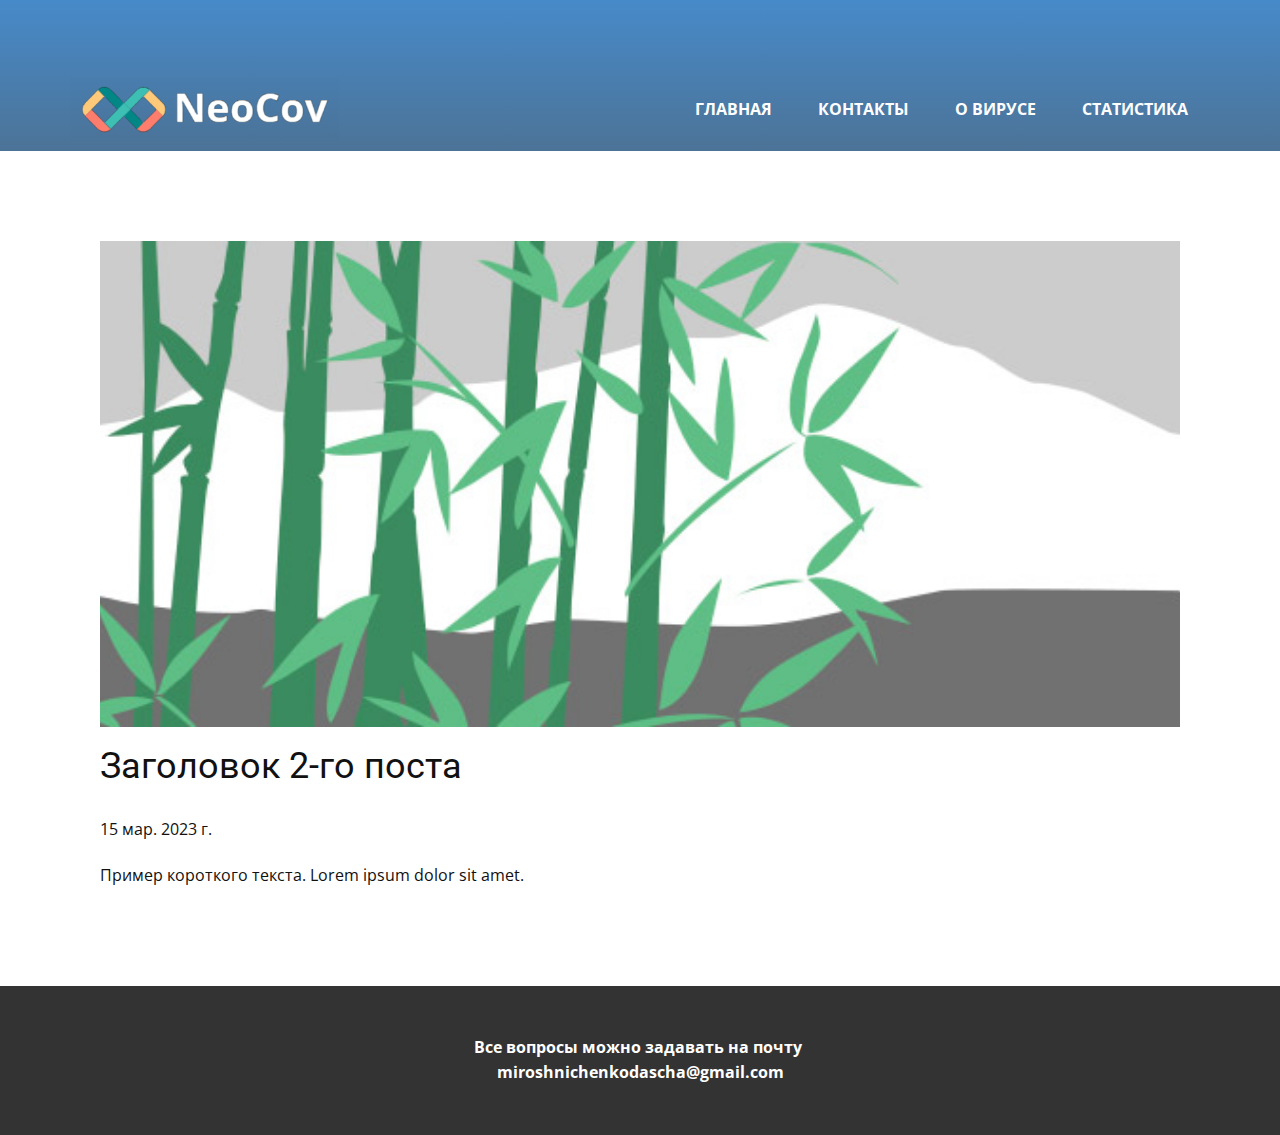
<file: blog/пост-1.html>
<!DOCTYPE html>
<html style="font-size: 16px;" lang="ru"><head>
    <meta name="viewport" content="width=device-width, initial-scale=1.0">
    <meta charset="utf-8">
    <meta name="keywords" content="Заголовок 1-го поста">
    <meta name="description" content="">
    <title>Заголовок 2-го поста</title>
    <link rel="stylesheet" href="../nicepage.css" media="screen">
<link rel="stylesheet" href="../Post-Template.css" media="screen">
    <script class="u-script" type="text/javascript" src="../jquery.js" defer=""></script>
    <script class="u-script" type="text/javascript" src="../nicepage.js" defer=""></script>
    <meta name="generator" content="Nicepage 5.6.9, nicepage.com">
    <link id="u-theme-google-font" rel="stylesheet" href="https://fonts.googleapis.com/css?family=Roboto:100,100i,300,300i,400,400i,500,500i,700,700i,900,900i|Open+Sans:300,300i,400,400i,500,500i,600,600i,700,700i,800,800i">
    
    
    <script type="application/ld+json">{
		"@context": "http://schema.org",
		"@type": "Organization",
		"name": "",
		"logo": "images/image-jkLtF5p0j-transformed.png"
}</script>
    <meta name="theme-color" content="#478ac9">
  <meta data-intl-tel-input-cdn-path="intlTelInput/"></head>
  <body class="u-body u-xl-mode" data-lang="ru"><header class="u-clearfix u-gradient u-header u-header" id="sec-73ac"><div class="u-clearfix u-sheet u-sheet-1">
        <a href="https://nicepage.com" class="u-image u-logo u-image-1" data-image-width="404" data-image-height="91">
          <img src="../images/image-jkLtF5p0j-transformed.png" class="u-logo-image u-logo-image-1">
        </a>
        <nav class="u-menu u-menu-dropdown u-offcanvas u-menu-1">
          <div class="menu-collapse" style="font-size: 1rem; letter-spacing: 0px; font-weight: 700; text-transform: uppercase;">
            <a class="u-button-style u-custom-active-border-color u-custom-border u-custom-border-color u-custom-borders u-custom-hover-border-color u-custom-left-right-menu-spacing u-custom-padding-bottom u-custom-text-active-color u-custom-text-color u-custom-text-hover-color u-custom-top-bottom-menu-spacing u-nav-link u-text-active-palette-1-base u-text-hover-palette-2-base" href="#">
              <svg class="u-svg-link" viewBox="0 0 24 24"><use xmlns:xlink="http://www.w3.org/1999/xlink" xlink:href="#menu-hamburger"></use></svg>
              <svg class="u-svg-content" version="1.1" id="menu-hamburger" viewBox="0 0 16 16" x="0px" y="0px" xmlns:xlink="http://www.w3.org/1999/xlink" xmlns="http://www.w3.org/2000/svg"><g><rect y="1" width="16" height="2"></rect><rect y="7" width="16" height="2"></rect><rect y="13" width="16" height="2"></rect>
</g></svg>
            </a>
          </div>
          <div class="u-nav-container">
            <ul class="u-nav u-spacing-2 u-unstyled u-nav-1"><li class="u-nav-item"><a class="u-border-2 u-border-active-white u-border-hover-white u-button-style u-nav-link u-text-active-white u-text-hover-white u-text-white" href="../Главная.html" style="padding: 10px 20px;">Главная</a>
</li><li class="u-nav-item"><a class="u-border-2 u-border-active-white u-border-hover-white u-button-style u-nav-link u-text-active-white u-text-hover-white u-text-white" href="../Контакты.html" style="padding: 10px 20px;">Контакты</a>
</li><li class="u-nav-item"><a class="u-border-2 u-border-active-white u-border-hover-white u-button-style u-nav-link u-text-active-white u-text-hover-white u-text-white" href="../О-вирусе.html" style="padding: 10px 20px;">О вирусе</a>
</li><li class="u-nav-item"><a class="u-border-2 u-border-active-white u-border-hover-white u-button-style u-nav-link u-text-active-white u-text-hover-white u-text-white" href="../Статистика.html" style="padding: 10px 20px;">Статистика</a>
</li></ul>
          </div>
          <div class="u-nav-container-collapse">
            <div class="u-black u-container-style u-inner-container-layout u-opacity u-opacity-95 u-sidenav">
              <div class="u-inner-container-layout u-sidenav-overflow">
                <div class="u-menu-close"></div>
                <ul class="u-align-center u-nav u-popupmenu-items u-unstyled u-nav-2"><li class="u-nav-item"><a class="u-button-style u-nav-link" href="../Главная.html">Главная</a>
</li><li class="u-nav-item"><a class="u-button-style u-nav-link" href="../Контакты.html">Контакты</a>
</li><li class="u-nav-item"><a class="u-button-style u-nav-link" href="../О-вирусе.html">О вирусе</a>
</li><li class="u-nav-item"><a class="u-button-style u-nav-link" href="../Статистика.html">Статистика</a>
</li></ul>
              </div>
            </div>
            <div class="u-black u-menu-overlay u-opacity u-opacity-70"></div>
          </div>
        </nav>
      </div></header>
    <section class="u-align-center u-clearfix u-section-1" id="sec-2790">
      <div class="u-clearfix u-sheet u-valign-middle-md u-valign-middle-sm u-valign-middle-xs u-sheet-1"><!--post_details--><!--post_details_options_json--><!--{"source":""}--><!--/post_details_options_json--><!--blog_post-->
        <div class="u-container-style u-expanded-width u-post-details u-post-details-1">
          <div class="u-container-layout u-valign-middle u-container-layout-1"><!--blog_post_image-->
            <img alt="" class="u-blog-control u-expanded-width u-image u-image-default u-image-1" src="../images/68f64b9d.jpeg"><!--/blog_post_image--><!--blog_post_header-->
            <h2 class="u-blog-control u-text u-text-1">Заголовок 2-го поста</h2><!--/blog_post_header--><!--blog_post_metadata-->
            <div class="u-blog-control u-metadata u-metadata-1"><!--blog_post_metadata_date-->
              <span class="u-meta-date u-meta-icon">15 мар. 2023 г.</span><!--/blog_post_metadata_date--><!--blog_post_metadata_category-->
              <!--/blog_post_metadata_category--><!--blog_post_metadata_comments-->
              <!--/blog_post_metadata_comments-->
            </div><!--/blog_post_metadata--><!--blog_post_content-->
            <div class="u-align-justify u-blog-control u-post-content u-text u-text-2 fr-view">
  Пример короткого текста. Lorem ipsum dolor sit amet.
  </div><!--/blog_post_content-->
          </div>
        </div><!--/blog_post--><!--/post_details-->
      </div>
    </section>
    
    
    <footer class="u-align-center u-clearfix u-footer u-grey-80 u-footer" id="sec-a414"><div class="u-clearfix u-sheet u-sheet-1">
        <p class="u-small-text u-text u-text-variant u-text-1">Все вопросы можно задавать на почту&nbsp;<br>miroshnichenkodascha@gmail.com<span style="font-weight: 700;"></span>
        </p>
      </div></footer>

  
</body></html>
</file>
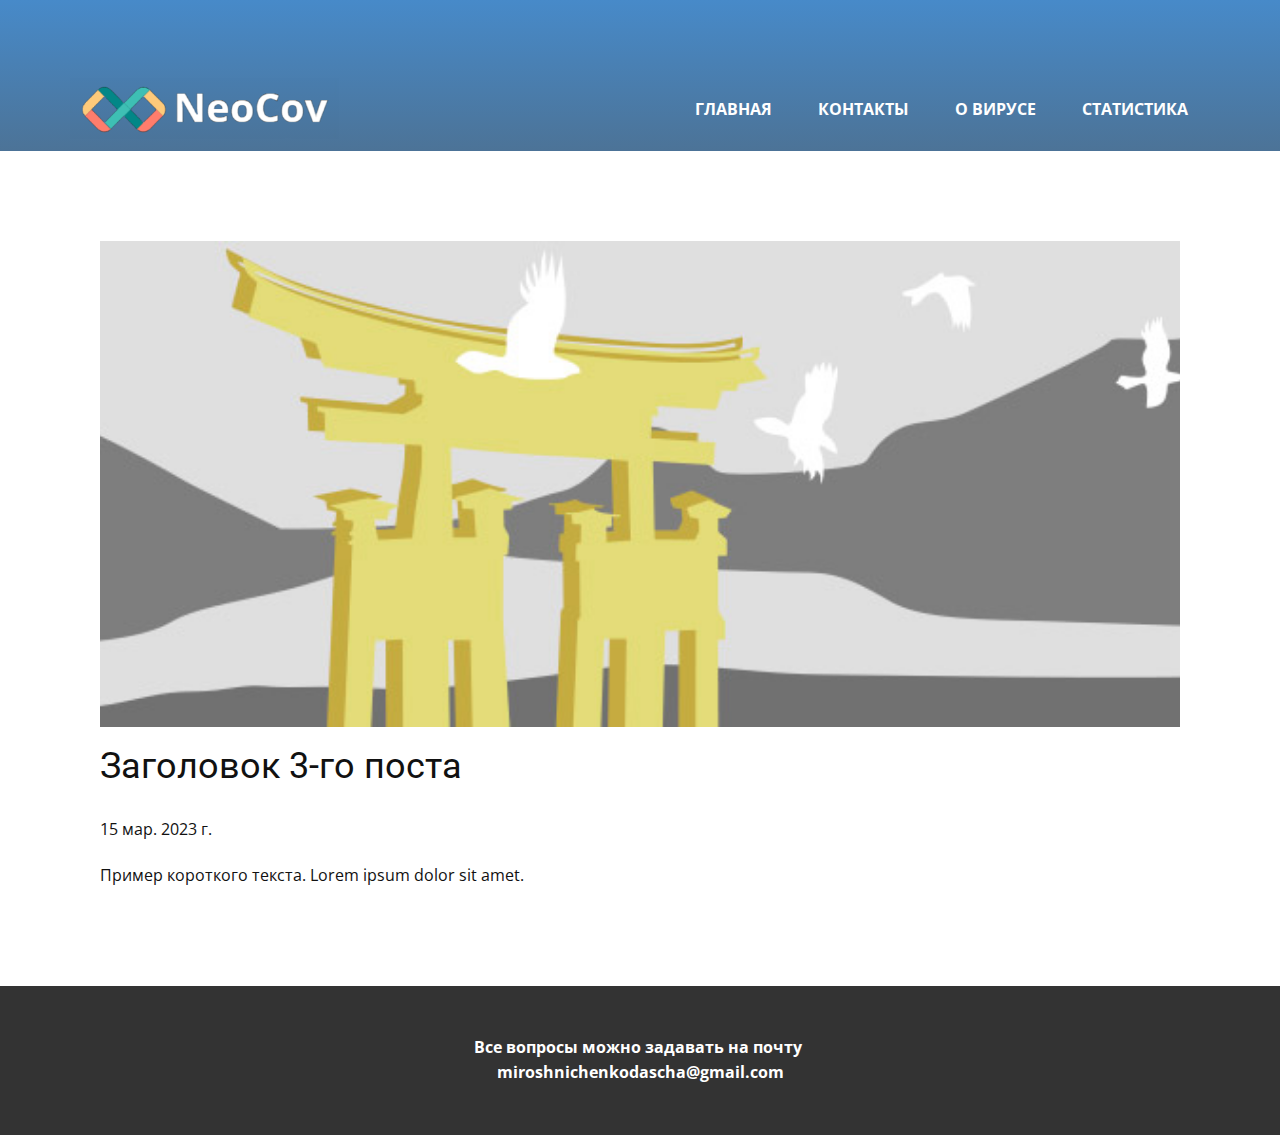
<file: blog/пост-2.html>
<!DOCTYPE html>
<html style="font-size: 16px;" lang="ru"><head>
    <meta name="viewport" content="width=device-width, initial-scale=1.0">
    <meta charset="utf-8">
    <meta name="keywords" content="Заголовок 1-го поста">
    <meta name="description" content="">
    <title>Заголовок 3-го поста</title>
    <link rel="stylesheet" href="../nicepage.css" media="screen">
<link rel="stylesheet" href="../Post-Template.css" media="screen">
    <script class="u-script" type="text/javascript" src="../jquery.js" defer=""></script>
    <script class="u-script" type="text/javascript" src="../nicepage.js" defer=""></script>
    <meta name="generator" content="Nicepage 5.6.9, nicepage.com">
    <link id="u-theme-google-font" rel="stylesheet" href="https://fonts.googleapis.com/css?family=Roboto:100,100i,300,300i,400,400i,500,500i,700,700i,900,900i|Open+Sans:300,300i,400,400i,500,500i,600,600i,700,700i,800,800i">
    
    
    <script type="application/ld+json">{
		"@context": "http://schema.org",
		"@type": "Organization",
		"name": "",
		"logo": "images/image-jkLtF5p0j-transformed.png"
}</script>
    <meta name="theme-color" content="#478ac9">
  <meta data-intl-tel-input-cdn-path="intlTelInput/"></head>
  <body class="u-body u-xl-mode" data-lang="ru"><header class="u-clearfix u-gradient u-header u-header" id="sec-73ac"><div class="u-clearfix u-sheet u-sheet-1">
        <a href="https://nicepage.com" class="u-image u-logo u-image-1" data-image-width="404" data-image-height="91">
          <img src="../images/image-jkLtF5p0j-transformed.png" class="u-logo-image u-logo-image-1">
        </a>
        <nav class="u-menu u-menu-dropdown u-offcanvas u-menu-1">
          <div class="menu-collapse" style="font-size: 1rem; letter-spacing: 0px; font-weight: 700; text-transform: uppercase;">
            <a class="u-button-style u-custom-active-border-color u-custom-border u-custom-border-color u-custom-borders u-custom-hover-border-color u-custom-left-right-menu-spacing u-custom-padding-bottom u-custom-text-active-color u-custom-text-color u-custom-text-hover-color u-custom-top-bottom-menu-spacing u-nav-link u-text-active-palette-1-base u-text-hover-palette-2-base" href="#">
              <svg class="u-svg-link" viewBox="0 0 24 24"><use xmlns:xlink="http://www.w3.org/1999/xlink" xlink:href="#menu-hamburger"></use></svg>
              <svg class="u-svg-content" version="1.1" id="menu-hamburger" viewBox="0 0 16 16" x="0px" y="0px" xmlns:xlink="http://www.w3.org/1999/xlink" xmlns="http://www.w3.org/2000/svg"><g><rect y="1" width="16" height="2"></rect><rect y="7" width="16" height="2"></rect><rect y="13" width="16" height="2"></rect>
</g></svg>
            </a>
          </div>
          <div class="u-nav-container">
            <ul class="u-nav u-spacing-2 u-unstyled u-nav-1"><li class="u-nav-item"><a class="u-border-2 u-border-active-white u-border-hover-white u-button-style u-nav-link u-text-active-white u-text-hover-white u-text-white" href="../Главная.html" style="padding: 10px 20px;">Главная</a>
</li><li class="u-nav-item"><a class="u-border-2 u-border-active-white u-border-hover-white u-button-style u-nav-link u-text-active-white u-text-hover-white u-text-white" href="../Контакты.html" style="padding: 10px 20px;">Контакты</a>
</li><li class="u-nav-item"><a class="u-border-2 u-border-active-white u-border-hover-white u-button-style u-nav-link u-text-active-white u-text-hover-white u-text-white" href="../О-вирусе.html" style="padding: 10px 20px;">О вирусе</a>
</li><li class="u-nav-item"><a class="u-border-2 u-border-active-white u-border-hover-white u-button-style u-nav-link u-text-active-white u-text-hover-white u-text-white" href="../Статистика.html" style="padding: 10px 20px;">Статистика</a>
</li></ul>
          </div>
          <div class="u-nav-container-collapse">
            <div class="u-black u-container-style u-inner-container-layout u-opacity u-opacity-95 u-sidenav">
              <div class="u-inner-container-layout u-sidenav-overflow">
                <div class="u-menu-close"></div>
                <ul class="u-align-center u-nav u-popupmenu-items u-unstyled u-nav-2"><li class="u-nav-item"><a class="u-button-style u-nav-link" href="../Главная.html">Главная</a>
</li><li class="u-nav-item"><a class="u-button-style u-nav-link" href="../Контакты.html">Контакты</a>
</li><li class="u-nav-item"><a class="u-button-style u-nav-link" href="../О-вирусе.html">О вирусе</a>
</li><li class="u-nav-item"><a class="u-button-style u-nav-link" href="../Статистика.html">Статистика</a>
</li></ul>
              </div>
            </div>
            <div class="u-black u-menu-overlay u-opacity u-opacity-70"></div>
          </div>
        </nav>
      </div></header>
    <section class="u-align-center u-clearfix u-section-1" id="sec-2790">
      <div class="u-clearfix u-sheet u-valign-middle-md u-valign-middle-sm u-valign-middle-xs u-sheet-1"><!--post_details--><!--post_details_options_json--><!--{"source":""}--><!--/post_details_options_json--><!--blog_post-->
        <div class="u-container-style u-expanded-width u-post-details u-post-details-1">
          <div class="u-container-layout u-valign-middle u-container-layout-1"><!--blog_post_image-->
            <img alt="" class="u-blog-control u-expanded-width u-image u-image-default u-image-1" src="../images/8ad73f3c.jpeg"><!--/blog_post_image--><!--blog_post_header-->
            <h2 class="u-blog-control u-text u-text-1">Заголовок 3-го поста</h2><!--/blog_post_header--><!--blog_post_metadata-->
            <div class="u-blog-control u-metadata u-metadata-1"><!--blog_post_metadata_date-->
              <span class="u-meta-date u-meta-icon">15 мар. 2023 г.</span><!--/blog_post_metadata_date--><!--blog_post_metadata_category-->
              <!--/blog_post_metadata_category--><!--blog_post_metadata_comments-->
              <!--/blog_post_metadata_comments-->
            </div><!--/blog_post_metadata--><!--blog_post_content-->
            <div class="u-align-justify u-blog-control u-post-content u-text u-text-2 fr-view">
  Пример короткого текста. Lorem ipsum dolor sit amet.
  </div><!--/blog_post_content-->
          </div>
        </div><!--/blog_post--><!--/post_details-->
      </div>
    </section>
    
    
    <footer class="u-align-center u-clearfix u-footer u-grey-80 u-footer" id="sec-a414"><div class="u-clearfix u-sheet u-sheet-1">
        <p class="u-small-text u-text u-text-variant u-text-1">Все вопросы можно задавать на почту&nbsp;<br>miroshnichenkodascha@gmail.com<span style="font-weight: 700;"></span>
        </p>
      </div></footer>

  
</body></html>
</file>
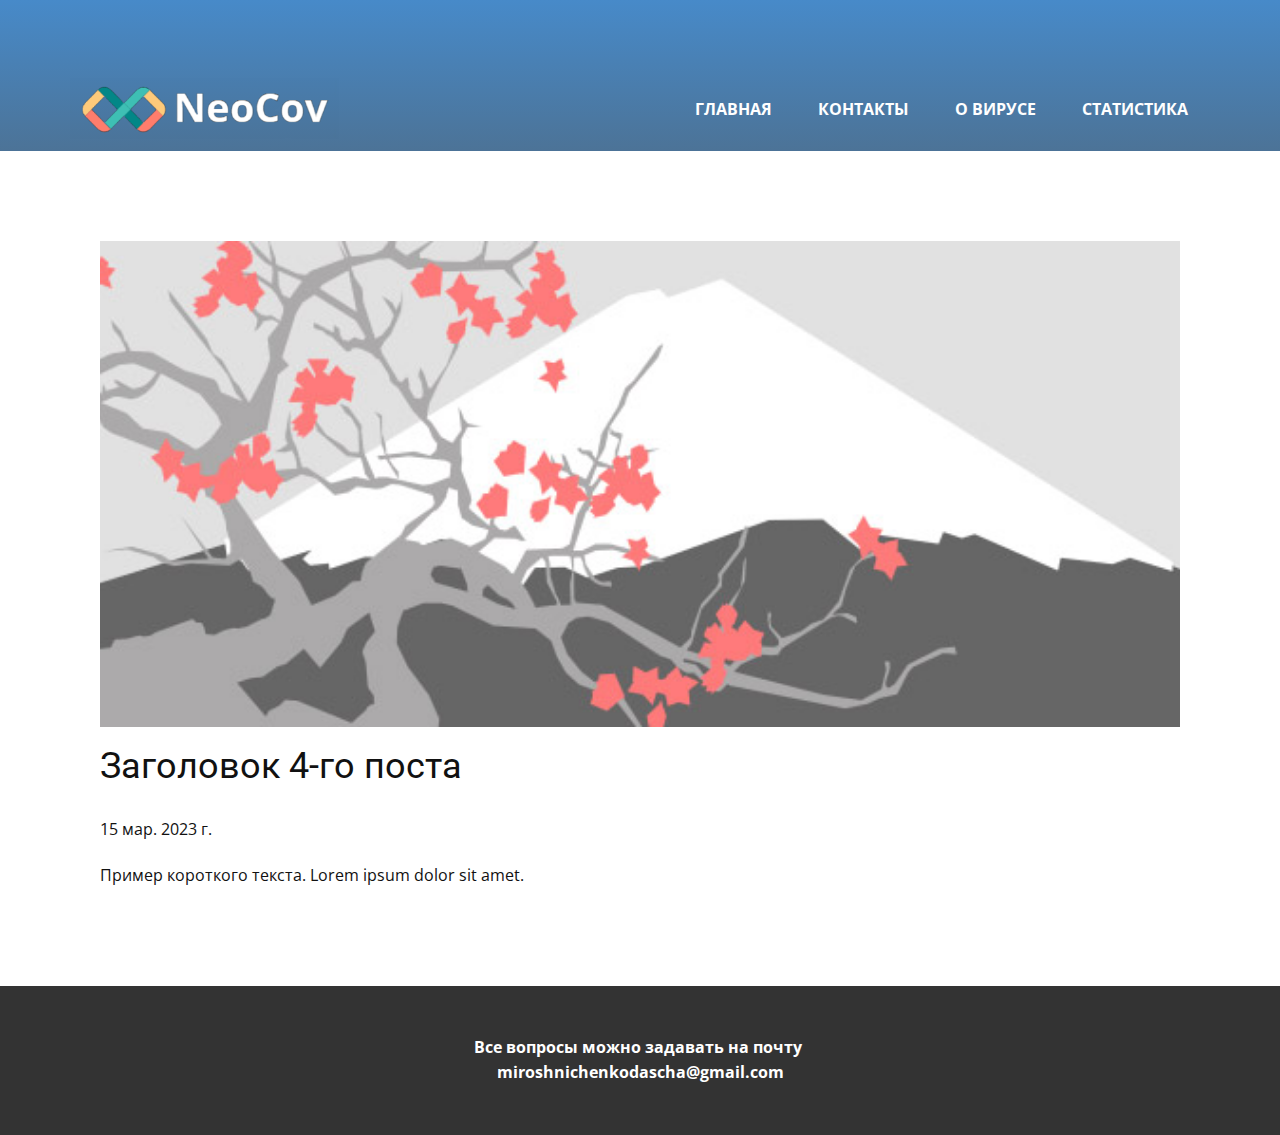
<file: blog/пост-3.html>
<!DOCTYPE html>
<html style="font-size: 16px;" lang="ru"><head>
    <meta name="viewport" content="width=device-width, initial-scale=1.0">
    <meta charset="utf-8">
    <meta name="keywords" content="Заголовок 1-го поста">
    <meta name="description" content="">
    <title>Заголовок 4-го поста</title>
    <link rel="stylesheet" href="../nicepage.css" media="screen">
<link rel="stylesheet" href="../Post-Template.css" media="screen">
    <script class="u-script" type="text/javascript" src="../jquery.js" defer=""></script>
    <script class="u-script" type="text/javascript" src="../nicepage.js" defer=""></script>
    <meta name="generator" content="Nicepage 5.6.9, nicepage.com">
    <link id="u-theme-google-font" rel="stylesheet" href="https://fonts.googleapis.com/css?family=Roboto:100,100i,300,300i,400,400i,500,500i,700,700i,900,900i|Open+Sans:300,300i,400,400i,500,500i,600,600i,700,700i,800,800i">
    
    
    <script type="application/ld+json">{
		"@context": "http://schema.org",
		"@type": "Organization",
		"name": "",
		"logo": "images/image-jkLtF5p0j-transformed.png"
}</script>
    <meta name="theme-color" content="#478ac9">
  <meta data-intl-tel-input-cdn-path="intlTelInput/"></head>
  <body class="u-body u-xl-mode" data-lang="ru"><header class="u-clearfix u-gradient u-header u-header" id="sec-73ac"><div class="u-clearfix u-sheet u-sheet-1">
        <a href="https://nicepage.com" class="u-image u-logo u-image-1" data-image-width="404" data-image-height="91">
          <img src="../images/image-jkLtF5p0j-transformed.png" class="u-logo-image u-logo-image-1">
        </a>
        <nav class="u-menu u-menu-dropdown u-offcanvas u-menu-1">
          <div class="menu-collapse" style="font-size: 1rem; letter-spacing: 0px; font-weight: 700; text-transform: uppercase;">
            <a class="u-button-style u-custom-active-border-color u-custom-border u-custom-border-color u-custom-borders u-custom-hover-border-color u-custom-left-right-menu-spacing u-custom-padding-bottom u-custom-text-active-color u-custom-text-color u-custom-text-hover-color u-custom-top-bottom-menu-spacing u-nav-link u-text-active-palette-1-base u-text-hover-palette-2-base" href="#">
              <svg class="u-svg-link" viewBox="0 0 24 24"><use xmlns:xlink="http://www.w3.org/1999/xlink" xlink:href="#menu-hamburger"></use></svg>
              <svg class="u-svg-content" version="1.1" id="menu-hamburger" viewBox="0 0 16 16" x="0px" y="0px" xmlns:xlink="http://www.w3.org/1999/xlink" xmlns="http://www.w3.org/2000/svg"><g><rect y="1" width="16" height="2"></rect><rect y="7" width="16" height="2"></rect><rect y="13" width="16" height="2"></rect>
</g></svg>
            </a>
          </div>
          <div class="u-nav-container">
            <ul class="u-nav u-spacing-2 u-unstyled u-nav-1"><li class="u-nav-item"><a class="u-border-2 u-border-active-white u-border-hover-white u-button-style u-nav-link u-text-active-white u-text-hover-white u-text-white" href="../Главная.html" style="padding: 10px 20px;">Главная</a>
</li><li class="u-nav-item"><a class="u-border-2 u-border-active-white u-border-hover-white u-button-style u-nav-link u-text-active-white u-text-hover-white u-text-white" href="../Контакты.html" style="padding: 10px 20px;">Контакты</a>
</li><li class="u-nav-item"><a class="u-border-2 u-border-active-white u-border-hover-white u-button-style u-nav-link u-text-active-white u-text-hover-white u-text-white" href="../О-вирусе.html" style="padding: 10px 20px;">О вирусе</a>
</li><li class="u-nav-item"><a class="u-border-2 u-border-active-white u-border-hover-white u-button-style u-nav-link u-text-active-white u-text-hover-white u-text-white" href="../Статистика.html" style="padding: 10px 20px;">Статистика</a>
</li></ul>
          </div>
          <div class="u-nav-container-collapse">
            <div class="u-black u-container-style u-inner-container-layout u-opacity u-opacity-95 u-sidenav">
              <div class="u-inner-container-layout u-sidenav-overflow">
                <div class="u-menu-close"></div>
                <ul class="u-align-center u-nav u-popupmenu-items u-unstyled u-nav-2"><li class="u-nav-item"><a class="u-button-style u-nav-link" href="../Главная.html">Главная</a>
</li><li class="u-nav-item"><a class="u-button-style u-nav-link" href="../Контакты.html">Контакты</a>
</li><li class="u-nav-item"><a class="u-button-style u-nav-link" href="../О-вирусе.html">О вирусе</a>
</li><li class="u-nav-item"><a class="u-button-style u-nav-link" href="../Статистика.html">Статистика</a>
</li></ul>
              </div>
            </div>
            <div class="u-black u-menu-overlay u-opacity u-opacity-70"></div>
          </div>
        </nav>
      </div></header>
    <section class="u-align-center u-clearfix u-section-1" id="sec-2790">
      <div class="u-clearfix u-sheet u-valign-middle-md u-valign-middle-sm u-valign-middle-xs u-sheet-1"><!--post_details--><!--post_details_options_json--><!--{"source":""}--><!--/post_details_options_json--><!--blog_post-->
        <div class="u-container-style u-expanded-width u-post-details u-post-details-1">
          <div class="u-container-layout u-valign-middle u-container-layout-1"><!--blog_post_image-->
            <img alt="" class="u-blog-control u-expanded-width u-image u-image-default u-image-1" src="../images/0fd3416c.jpeg"><!--/blog_post_image--><!--blog_post_header-->
            <h2 class="u-blog-control u-text u-text-1">Заголовок 4-го поста</h2><!--/blog_post_header--><!--blog_post_metadata-->
            <div class="u-blog-control u-metadata u-metadata-1"><!--blog_post_metadata_date-->
              <span class="u-meta-date u-meta-icon">15 мар. 2023 г.</span><!--/blog_post_metadata_date--><!--blog_post_metadata_category-->
              <!--/blog_post_metadata_category--><!--blog_post_metadata_comments-->
              <!--/blog_post_metadata_comments-->
            </div><!--/blog_post_metadata--><!--blog_post_content-->
            <div class="u-align-justify u-blog-control u-post-content u-text u-text-2 fr-view">
  Пример короткого текста. Lorem ipsum dolor sit amet.
  </div><!--/blog_post_content-->
          </div>
        </div><!--/blog_post--><!--/post_details-->
      </div>
    </section>
    
    
    <footer class="u-align-center u-clearfix u-footer u-grey-80 u-footer" id="sec-a414"><div class="u-clearfix u-sheet u-sheet-1">
        <p class="u-small-text u-text u-text-variant u-text-1">Все вопросы можно задавать на почту&nbsp;<br>miroshnichenkodascha@gmail.com<span style="font-weight: 700;"></span>
        </p>
      </div></footer>

  
</body></html>
</file>
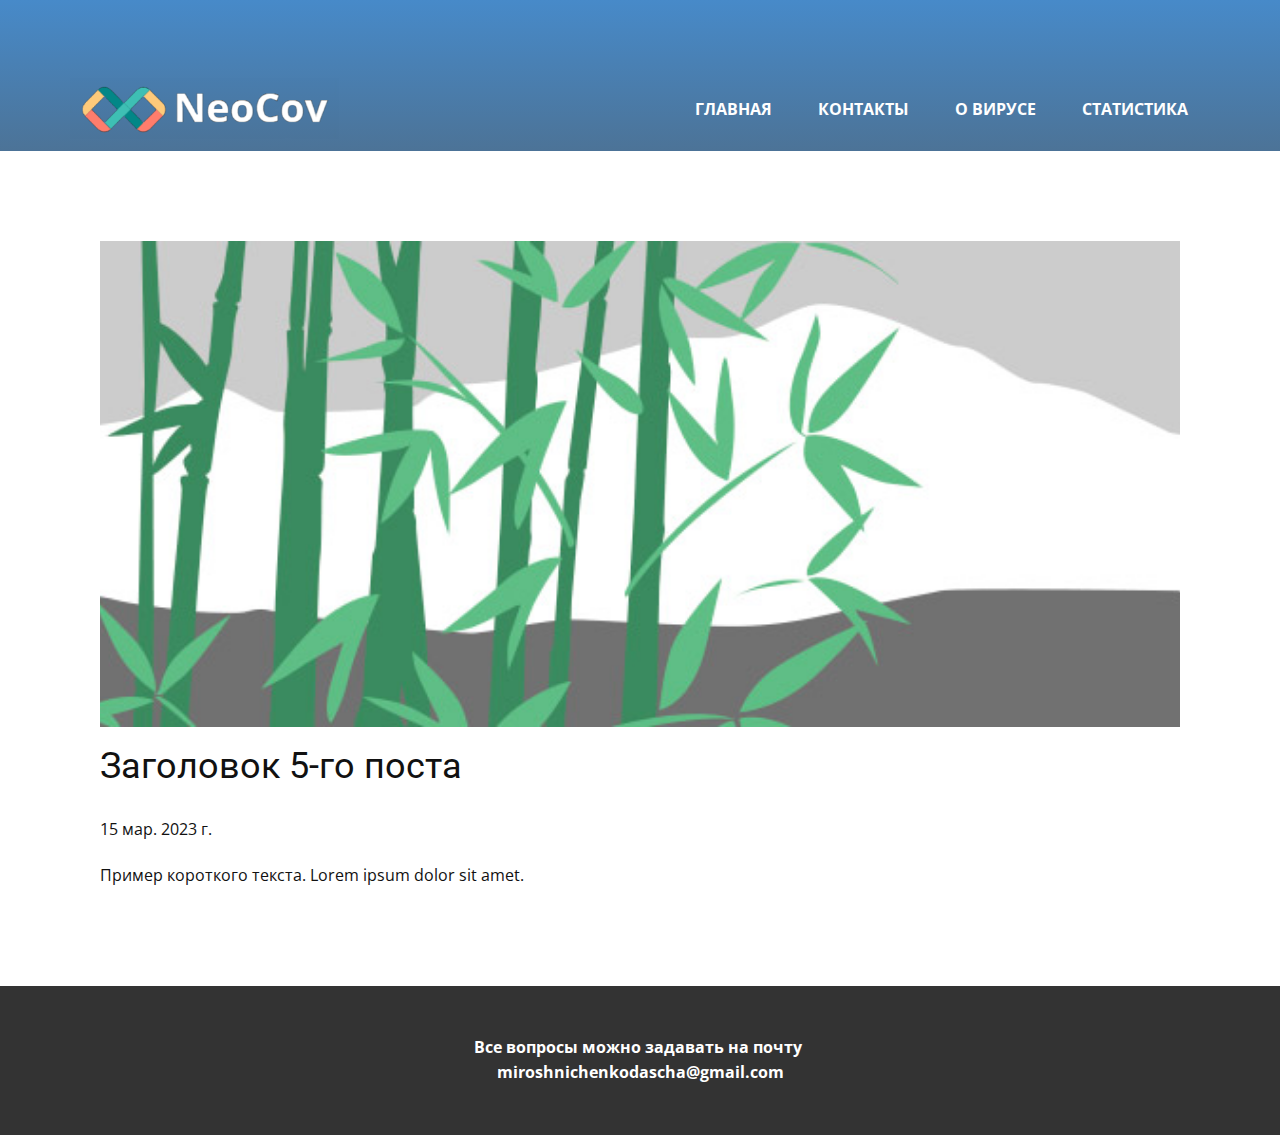
<file: blog/пост-4.html>
<!DOCTYPE html>
<html style="font-size: 16px;" lang="ru"><head>
    <meta name="viewport" content="width=device-width, initial-scale=1.0">
    <meta charset="utf-8">
    <meta name="keywords" content="Заголовок 1-го поста">
    <meta name="description" content="">
    <title>Заголовок 5-го поста</title>
    <link rel="stylesheet" href="../nicepage.css" media="screen">
<link rel="stylesheet" href="../Post-Template.css" media="screen">
    <script class="u-script" type="text/javascript" src="../jquery.js" defer=""></script>
    <script class="u-script" type="text/javascript" src="../nicepage.js" defer=""></script>
    <meta name="generator" content="Nicepage 5.6.9, nicepage.com">
    <link id="u-theme-google-font" rel="stylesheet" href="https://fonts.googleapis.com/css?family=Roboto:100,100i,300,300i,400,400i,500,500i,700,700i,900,900i|Open+Sans:300,300i,400,400i,500,500i,600,600i,700,700i,800,800i">
    
    
    <script type="application/ld+json">{
		"@context": "http://schema.org",
		"@type": "Organization",
		"name": "",
		"logo": "images/image-jkLtF5p0j-transformed.png"
}</script>
    <meta name="theme-color" content="#478ac9">
  <meta data-intl-tel-input-cdn-path="intlTelInput/"></head>
  <body class="u-body u-xl-mode" data-lang="ru"><header class="u-clearfix u-gradient u-header u-header" id="sec-73ac"><div class="u-clearfix u-sheet u-sheet-1">
        <a href="https://nicepage.com" class="u-image u-logo u-image-1" data-image-width="404" data-image-height="91">
          <img src="../images/image-jkLtF5p0j-transformed.png" class="u-logo-image u-logo-image-1">
        </a>
        <nav class="u-menu u-menu-dropdown u-offcanvas u-menu-1">
          <div class="menu-collapse" style="font-size: 1rem; letter-spacing: 0px; font-weight: 700; text-transform: uppercase;">
            <a class="u-button-style u-custom-active-border-color u-custom-border u-custom-border-color u-custom-borders u-custom-hover-border-color u-custom-left-right-menu-spacing u-custom-padding-bottom u-custom-text-active-color u-custom-text-color u-custom-text-hover-color u-custom-top-bottom-menu-spacing u-nav-link u-text-active-palette-1-base u-text-hover-palette-2-base" href="#">
              <svg class="u-svg-link" viewBox="0 0 24 24"><use xmlns:xlink="http://www.w3.org/1999/xlink" xlink:href="#menu-hamburger"></use></svg>
              <svg class="u-svg-content" version="1.1" id="menu-hamburger" viewBox="0 0 16 16" x="0px" y="0px" xmlns:xlink="http://www.w3.org/1999/xlink" xmlns="http://www.w3.org/2000/svg"><g><rect y="1" width="16" height="2"></rect><rect y="7" width="16" height="2"></rect><rect y="13" width="16" height="2"></rect>
</g></svg>
            </a>
          </div>
          <div class="u-nav-container">
            <ul class="u-nav u-spacing-2 u-unstyled u-nav-1"><li class="u-nav-item"><a class="u-border-2 u-border-active-white u-border-hover-white u-button-style u-nav-link u-text-active-white u-text-hover-white u-text-white" href="../Главная.html" style="padding: 10px 20px;">Главная</a>
</li><li class="u-nav-item"><a class="u-border-2 u-border-active-white u-border-hover-white u-button-style u-nav-link u-text-active-white u-text-hover-white u-text-white" href="../Контакты.html" style="padding: 10px 20px;">Контакты</a>
</li><li class="u-nav-item"><a class="u-border-2 u-border-active-white u-border-hover-white u-button-style u-nav-link u-text-active-white u-text-hover-white u-text-white" href="../О-вирусе.html" style="padding: 10px 20px;">О вирусе</a>
</li><li class="u-nav-item"><a class="u-border-2 u-border-active-white u-border-hover-white u-button-style u-nav-link u-text-active-white u-text-hover-white u-text-white" href="../Статистика.html" style="padding: 10px 20px;">Статистика</a>
</li></ul>
          </div>
          <div class="u-nav-container-collapse">
            <div class="u-black u-container-style u-inner-container-layout u-opacity u-opacity-95 u-sidenav">
              <div class="u-inner-container-layout u-sidenav-overflow">
                <div class="u-menu-close"></div>
                <ul class="u-align-center u-nav u-popupmenu-items u-unstyled u-nav-2"><li class="u-nav-item"><a class="u-button-style u-nav-link" href="../Главная.html">Главная</a>
</li><li class="u-nav-item"><a class="u-button-style u-nav-link" href="../Контакты.html">Контакты</a>
</li><li class="u-nav-item"><a class="u-button-style u-nav-link" href="../О-вирусе.html">О вирусе</a>
</li><li class="u-nav-item"><a class="u-button-style u-nav-link" href="../Статистика.html">Статистика</a>
</li></ul>
              </div>
            </div>
            <div class="u-black u-menu-overlay u-opacity u-opacity-70"></div>
          </div>
        </nav>
      </div></header>
    <section class="u-align-center u-clearfix u-section-1" id="sec-2790">
      <div class="u-clearfix u-sheet u-valign-middle-md u-valign-middle-sm u-valign-middle-xs u-sheet-1"><!--post_details--><!--post_details_options_json--><!--{"source":""}--><!--/post_details_options_json--><!--blog_post-->
        <div class="u-container-style u-expanded-width u-post-details u-post-details-1">
          <div class="u-container-layout u-valign-middle u-container-layout-1"><!--blog_post_image-->
            <img alt="" class="u-blog-control u-expanded-width u-image u-image-default u-image-1" src="../images/68f64b9d.jpeg"><!--/blog_post_image--><!--blog_post_header-->
            <h2 class="u-blog-control u-text u-text-1">Заголовок 5-го поста</h2><!--/blog_post_header--><!--blog_post_metadata-->
            <div class="u-blog-control u-metadata u-metadata-1"><!--blog_post_metadata_date-->
              <span class="u-meta-date u-meta-icon">15 мар. 2023 г.</span><!--/blog_post_metadata_date--><!--blog_post_metadata_category-->
              <!--/blog_post_metadata_category--><!--blog_post_metadata_comments-->
              <!--/blog_post_metadata_comments-->
            </div><!--/blog_post_metadata--><!--blog_post_content-->
            <div class="u-align-justify u-blog-control u-post-content u-text u-text-2 fr-view">
  Пример короткого текста. Lorem ipsum dolor sit amet.
  </div><!--/blog_post_content-->
          </div>
        </div><!--/blog_post--><!--/post_details-->
      </div>
    </section>
    
    
    <footer class="u-align-center u-clearfix u-footer u-grey-80 u-footer" id="sec-a414"><div class="u-clearfix u-sheet u-sheet-1">
        <p class="u-small-text u-text u-text-variant u-text-1">Все вопросы можно задавать на почту&nbsp;<br>miroshnichenkodascha@gmail.com<span style="font-weight: 700;"></span>
        </p>
      </div></footer>

  
</body></html>
</file>
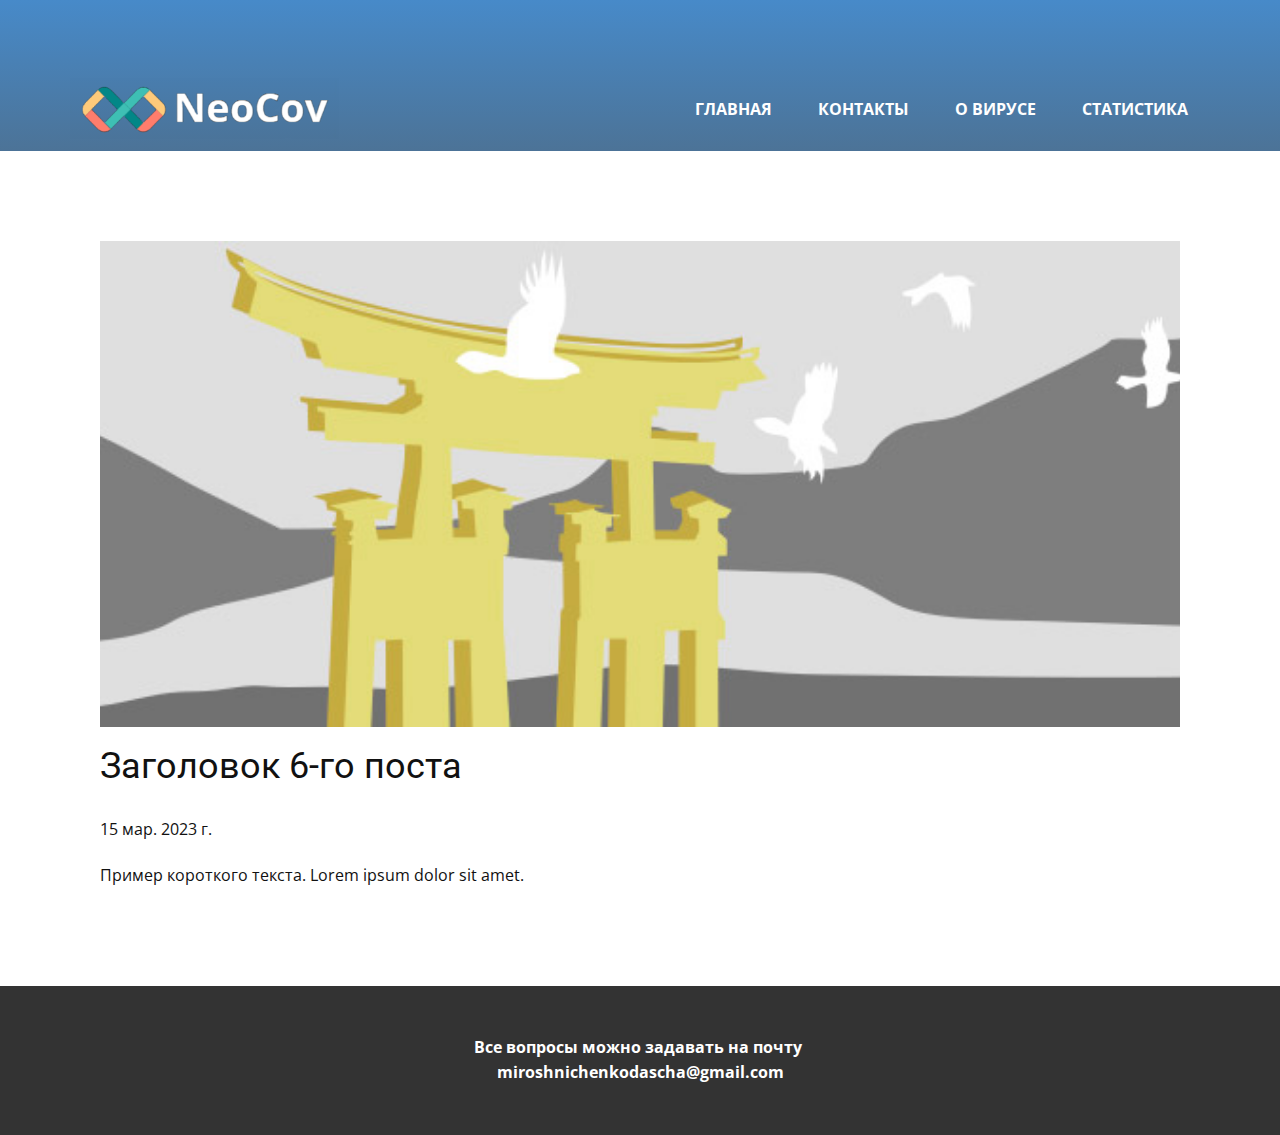
<file: blog/пост-5.html>
<!DOCTYPE html>
<html style="font-size: 16px;" lang="ru"><head>
    <meta name="viewport" content="width=device-width, initial-scale=1.0">
    <meta charset="utf-8">
    <meta name="keywords" content="Заголовок 1-го поста">
    <meta name="description" content="">
    <title>Заголовок 6-го поста</title>
    <link rel="stylesheet" href="../nicepage.css" media="screen">
<link rel="stylesheet" href="../Post-Template.css" media="screen">
    <script class="u-script" type="text/javascript" src="../jquery.js" defer=""></script>
    <script class="u-script" type="text/javascript" src="../nicepage.js" defer=""></script>
    <meta name="generator" content="Nicepage 5.6.9, nicepage.com">
    <link id="u-theme-google-font" rel="stylesheet" href="https://fonts.googleapis.com/css?family=Roboto:100,100i,300,300i,400,400i,500,500i,700,700i,900,900i|Open+Sans:300,300i,400,400i,500,500i,600,600i,700,700i,800,800i">
    
    
    <script type="application/ld+json">{
		"@context": "http://schema.org",
		"@type": "Organization",
		"name": "",
		"logo": "images/image-jkLtF5p0j-transformed.png"
}</script>
    <meta name="theme-color" content="#478ac9">
  <meta data-intl-tel-input-cdn-path="intlTelInput/"></head>
  <body class="u-body u-xl-mode" data-lang="ru"><header class="u-clearfix u-gradient u-header u-header" id="sec-73ac"><div class="u-clearfix u-sheet u-sheet-1">
        <a href="https://nicepage.com" class="u-image u-logo u-image-1" data-image-width="404" data-image-height="91">
          <img src="../images/image-jkLtF5p0j-transformed.png" class="u-logo-image u-logo-image-1">
        </a>
        <nav class="u-menu u-menu-dropdown u-offcanvas u-menu-1">
          <div class="menu-collapse" style="font-size: 1rem; letter-spacing: 0px; font-weight: 700; text-transform: uppercase;">
            <a class="u-button-style u-custom-active-border-color u-custom-border u-custom-border-color u-custom-borders u-custom-hover-border-color u-custom-left-right-menu-spacing u-custom-padding-bottom u-custom-text-active-color u-custom-text-color u-custom-text-hover-color u-custom-top-bottom-menu-spacing u-nav-link u-text-active-palette-1-base u-text-hover-palette-2-base" href="#">
              <svg class="u-svg-link" viewBox="0 0 24 24"><use xmlns:xlink="http://www.w3.org/1999/xlink" xlink:href="#menu-hamburger"></use></svg>
              <svg class="u-svg-content" version="1.1" id="menu-hamburger" viewBox="0 0 16 16" x="0px" y="0px" xmlns:xlink="http://www.w3.org/1999/xlink" xmlns="http://www.w3.org/2000/svg"><g><rect y="1" width="16" height="2"></rect><rect y="7" width="16" height="2"></rect><rect y="13" width="16" height="2"></rect>
</g></svg>
            </a>
          </div>
          <div class="u-nav-container">
            <ul class="u-nav u-spacing-2 u-unstyled u-nav-1"><li class="u-nav-item"><a class="u-border-2 u-border-active-white u-border-hover-white u-button-style u-nav-link u-text-active-white u-text-hover-white u-text-white" href="../Главная.html" style="padding: 10px 20px;">Главная</a>
</li><li class="u-nav-item"><a class="u-border-2 u-border-active-white u-border-hover-white u-button-style u-nav-link u-text-active-white u-text-hover-white u-text-white" href="../Контакты.html" style="padding: 10px 20px;">Контакты</a>
</li><li class="u-nav-item"><a class="u-border-2 u-border-active-white u-border-hover-white u-button-style u-nav-link u-text-active-white u-text-hover-white u-text-white" href="../О-вирусе.html" style="padding: 10px 20px;">О вирусе</a>
</li><li class="u-nav-item"><a class="u-border-2 u-border-active-white u-border-hover-white u-button-style u-nav-link u-text-active-white u-text-hover-white u-text-white" href="../Статистика.html" style="padding: 10px 20px;">Статистика</a>
</li></ul>
          </div>
          <div class="u-nav-container-collapse">
            <div class="u-black u-container-style u-inner-container-layout u-opacity u-opacity-95 u-sidenav">
              <div class="u-inner-container-layout u-sidenav-overflow">
                <div class="u-menu-close"></div>
                <ul class="u-align-center u-nav u-popupmenu-items u-unstyled u-nav-2"><li class="u-nav-item"><a class="u-button-style u-nav-link" href="../Главная.html">Главная</a>
</li><li class="u-nav-item"><a class="u-button-style u-nav-link" href="../Контакты.html">Контакты</a>
</li><li class="u-nav-item"><a class="u-button-style u-nav-link" href="../О-вирусе.html">О вирусе</a>
</li><li class="u-nav-item"><a class="u-button-style u-nav-link" href="../Статистика.html">Статистика</a>
</li></ul>
              </div>
            </div>
            <div class="u-black u-menu-overlay u-opacity u-opacity-70"></div>
          </div>
        </nav>
      </div></header>
    <section class="u-align-center u-clearfix u-section-1" id="sec-2790">
      <div class="u-clearfix u-sheet u-valign-middle-md u-valign-middle-sm u-valign-middle-xs u-sheet-1"><!--post_details--><!--post_details_options_json--><!--{"source":""}--><!--/post_details_options_json--><!--blog_post-->
        <div class="u-container-style u-expanded-width u-post-details u-post-details-1">
          <div class="u-container-layout u-valign-middle u-container-layout-1"><!--blog_post_image-->
            <img alt="" class="u-blog-control u-expanded-width u-image u-image-default u-image-1" src="../images/8ad73f3c.jpeg"><!--/blog_post_image--><!--blog_post_header-->
            <h2 class="u-blog-control u-text u-text-1">Заголовок 6-го поста</h2><!--/blog_post_header--><!--blog_post_metadata-->
            <div class="u-blog-control u-metadata u-metadata-1"><!--blog_post_metadata_date-->
              <span class="u-meta-date u-meta-icon">15 мар. 2023 г.</span><!--/blog_post_metadata_date--><!--blog_post_metadata_category-->
              <!--/blog_post_metadata_category--><!--blog_post_metadata_comments-->
              <!--/blog_post_metadata_comments-->
            </div><!--/blog_post_metadata--><!--blog_post_content-->
            <div class="u-align-justify u-blog-control u-post-content u-text u-text-2 fr-view">
  Пример короткого текста. Lorem ipsum dolor sit amet.
  </div><!--/blog_post_content-->
          </div>
        </div><!--/blog_post--><!--/post_details-->
      </div>
    </section>
    
    
    <footer class="u-align-center u-clearfix u-footer u-grey-80 u-footer" id="sec-a414"><div class="u-clearfix u-sheet u-sheet-1">
        <p class="u-small-text u-text u-text-variant u-text-1">Все вопросы можно задавать на почту&nbsp;<br>miroshnichenkodascha@gmail.com<span style="font-weight: 700;"></span>
        </p>
      </div></footer>

  
</body></html>
</file>
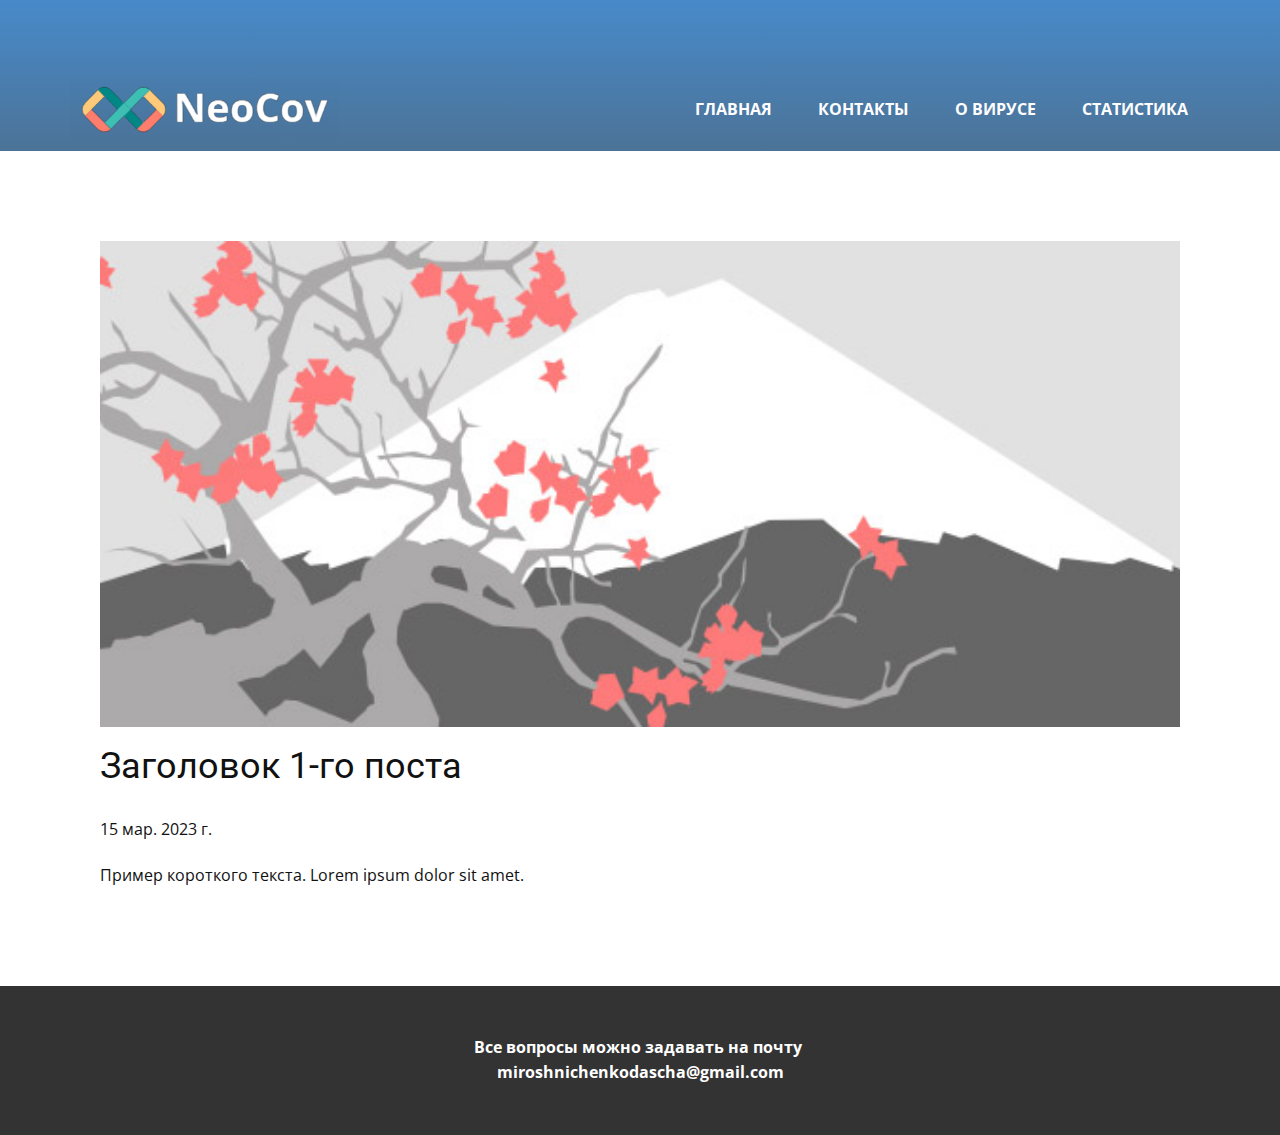
<file: blog/пост.html>
<!DOCTYPE html>
<html style="font-size: 16px;" lang="ru"><head>
    <meta name="viewport" content="width=device-width, initial-scale=1.0">
    <meta charset="utf-8">
    <meta name="keywords" content="Заголовок 1-го поста">
    <meta name="description" content="">
    <title>Заголовок 1-го поста</title>
    <link rel="stylesheet" href="../nicepage.css" media="screen">
<link rel="stylesheet" href="../Post-Template.css" media="screen">
    <script class="u-script" type="text/javascript" src="../jquery.js" defer=""></script>
    <script class="u-script" type="text/javascript" src="../nicepage.js" defer=""></script>
    <meta name="generator" content="Nicepage 5.6.9, nicepage.com">
    <link id="u-theme-google-font" rel="stylesheet" href="https://fonts.googleapis.com/css?family=Roboto:100,100i,300,300i,400,400i,500,500i,700,700i,900,900i|Open+Sans:300,300i,400,400i,500,500i,600,600i,700,700i,800,800i">
    
    
    <script type="application/ld+json">{
		"@context": "http://schema.org",
		"@type": "Organization",
		"name": "",
		"logo": "images/image-jkLtF5p0j-transformed.png"
}</script>
    <meta name="theme-color" content="#478ac9">
  <meta data-intl-tel-input-cdn-path="intlTelInput/"></head>
  <body class="u-body u-xl-mode" data-lang="ru"><header class="u-clearfix u-gradient u-header u-header" id="sec-73ac"><div class="u-clearfix u-sheet u-sheet-1">
        <a href="https://nicepage.com" class="u-image u-logo u-image-1" data-image-width="404" data-image-height="91">
          <img src="../images/image-jkLtF5p0j-transformed.png" class="u-logo-image u-logo-image-1">
        </a>
        <nav class="u-menu u-menu-dropdown u-offcanvas u-menu-1">
          <div class="menu-collapse" style="font-size: 1rem; letter-spacing: 0px; font-weight: 700; text-transform: uppercase;">
            <a class="u-button-style u-custom-active-border-color u-custom-border u-custom-border-color u-custom-borders u-custom-hover-border-color u-custom-left-right-menu-spacing u-custom-padding-bottom u-custom-text-active-color u-custom-text-color u-custom-text-hover-color u-custom-top-bottom-menu-spacing u-nav-link u-text-active-palette-1-base u-text-hover-palette-2-base" href="#">
              <svg class="u-svg-link" viewBox="0 0 24 24"><use xmlns:xlink="http://www.w3.org/1999/xlink" xlink:href="#menu-hamburger"></use></svg>
              <svg class="u-svg-content" version="1.1" id="menu-hamburger" viewBox="0 0 16 16" x="0px" y="0px" xmlns:xlink="http://www.w3.org/1999/xlink" xmlns="http://www.w3.org/2000/svg"><g><rect y="1" width="16" height="2"></rect><rect y="7" width="16" height="2"></rect><rect y="13" width="16" height="2"></rect>
</g></svg>
            </a>
          </div>
          <div class="u-nav-container">
            <ul class="u-nav u-spacing-2 u-unstyled u-nav-1"><li class="u-nav-item"><a class="u-border-2 u-border-active-white u-border-hover-white u-button-style u-nav-link u-text-active-white u-text-hover-white u-text-white" href="../Главная.html" style="padding: 10px 20px;">Главная</a>
</li><li class="u-nav-item"><a class="u-border-2 u-border-active-white u-border-hover-white u-button-style u-nav-link u-text-active-white u-text-hover-white u-text-white" href="../Контакты.html" style="padding: 10px 20px;">Контакты</a>
</li><li class="u-nav-item"><a class="u-border-2 u-border-active-white u-border-hover-white u-button-style u-nav-link u-text-active-white u-text-hover-white u-text-white" href="../О-вирусе.html" style="padding: 10px 20px;">О вирусе</a>
</li><li class="u-nav-item"><a class="u-border-2 u-border-active-white u-border-hover-white u-button-style u-nav-link u-text-active-white u-text-hover-white u-text-white" href="../Статистика.html" style="padding: 10px 20px;">Статистика</a>
</li></ul>
          </div>
          <div class="u-nav-container-collapse">
            <div class="u-black u-container-style u-inner-container-layout u-opacity u-opacity-95 u-sidenav">
              <div class="u-inner-container-layout u-sidenav-overflow">
                <div class="u-menu-close"></div>
                <ul class="u-align-center u-nav u-popupmenu-items u-unstyled u-nav-2"><li class="u-nav-item"><a class="u-button-style u-nav-link" href="../Главная.html">Главная</a>
</li><li class="u-nav-item"><a class="u-button-style u-nav-link" href="../Контакты.html">Контакты</a>
</li><li class="u-nav-item"><a class="u-button-style u-nav-link" href="../О-вирусе.html">О вирусе</a>
</li><li class="u-nav-item"><a class="u-button-style u-nav-link" href="../Статистика.html">Статистика</a>
</li></ul>
              </div>
            </div>
            <div class="u-black u-menu-overlay u-opacity u-opacity-70"></div>
          </div>
        </nav>
      </div></header>
    <section class="u-align-center u-clearfix u-section-1" id="sec-2790">
      <div class="u-clearfix u-sheet u-valign-middle-md u-valign-middle-sm u-valign-middle-xs u-sheet-1"><!--post_details--><!--post_details_options_json--><!--{"source":""}--><!--/post_details_options_json--><!--blog_post-->
        <div class="u-container-style u-expanded-width u-post-details u-post-details-1">
          <div class="u-container-layout u-valign-middle u-container-layout-1"><!--blog_post_image-->
            <img alt="" class="u-blog-control u-expanded-width u-image u-image-default u-image-1" src="../images/0fd3416c.jpeg"><!--/blog_post_image--><!--blog_post_header-->
            <h2 class="u-blog-control u-text u-text-1">Заголовок 1-го поста</h2><!--/blog_post_header--><!--blog_post_metadata-->
            <div class="u-blog-control u-metadata u-metadata-1"><!--blog_post_metadata_date-->
              <span class="u-meta-date u-meta-icon">15 мар. 2023 г.</span><!--/blog_post_metadata_date--><!--blog_post_metadata_category-->
              <!--/blog_post_metadata_category--><!--blog_post_metadata_comments-->
              <!--/blog_post_metadata_comments-->
            </div><!--/blog_post_metadata--><!--blog_post_content-->
            <div class="u-align-justify u-blog-control u-post-content u-text u-text-2 fr-view">
  Пример короткого текста. Lorem ipsum dolor sit amet.
  </div><!--/blog_post_content-->
          </div>
        </div><!--/blog_post--><!--/post_details-->
      </div>
    </section>
    
    
    <footer class="u-align-center u-clearfix u-footer u-grey-80 u-footer" id="sec-a414"><div class="u-clearfix u-sheet u-sheet-1">
        <p class="u-small-text u-text u-text-variant u-text-1">Все вопросы можно задавать на почту&nbsp;<br>miroshnichenkodascha@gmail.com<span style="font-weight: 700;"></span>
        </p>
      </div></footer>

  
</body></html>
</file>
<file: Главная.css>
/* Стили для страницы "Главная" */
.u-section-1 {
  background-image: linear-gradient(#4c7397, #77aad9);
}

.u-section-1 .u-sheet-1 {
  min-height: 541px;
}

.u-section-1 .u-layout-wrap-1 {
  margin: 60px auto 60px 0;
}

.u-section-1 .u-layout-cell-1 {
  min-height: 431px;
}

.u-section-1 .u-container-layout-1 {
  padding: 30px 60px;
}

.u-section-1 .u-text-1 {
  font-weight: 700;
  margin: 77px auto 0;
}

.u-section-1 .u-text-2 {
  font-weight: 700;
  margin: 34px 0 0;
}

.u-section-1 .u-btn-1 {
  font-weight: 700;
  margin: 34px auto 0 55px;
}

.u-section-1 .u-btn-2 {
  font-weight: 700;
  margin: -46px 55px 0 auto;
  padding: 10px 43px 10px 42px;
}

.u-section-1 .u-image-1 {
  min-height: 431px;
  background-image: url("images/herographics.png");
  background-position: 50% 50%;
}

.u-section-1 .u-container-layout-2 {
  padding: 30px 60px;
}

@media (max-width: 1199px) {
  .u-section-1 .u-sheet-1 {
    min-height: 100px;
  }

  .u-section-1 .u-layout-wrap-1 {
    margin-right: initial;
    margin-left: initial;
  }

  .u-section-1 .u-layout-cell-1 {
    min-height: 355px;
  }

  .u-section-1 .u-btn-1 {
    margin-left: 0;
  }

  .u-section-1 .u-btn-2 {
    margin-right: 0;
  }

  .u-section-1 .u-image-1 {
    min-height: 355px;
  }
}

@media (max-width: 991px) {
  .u-section-1 .u-layout-cell-1 {
    min-height: 100px;
  }

  .u-section-1 .u-container-layout-1 {
    padding-left: 30px;
    padding-right: 30px;
  }

  .u-section-1 .u-image-1 {
    min-height: 272px;
  }

  .u-section-1 .u-container-layout-2 {
    padding-left: 30px;
    padding-right: 30px;
  }
}

@media (max-width: 767px) {
  .u-section-1 .u-container-layout-1 {
    padding-left: 10px;
    padding-right: 10px;
  }

  .u-section-1 .u-image-1 {
    min-height: 408px;
  }

  .u-section-1 .u-container-layout-2 {
    padding-left: 10px;
    padding-right: 10px;
  }
}

@media (max-width: 575px) {
  .u-section-1 .u-image-1 {
    min-height: 257px;
  }
}.u-section-2 .u-sheet-1 {
  min-height: 386px;
}

.u-section-2 .u-text-1 {
  font-weight: 700;
  margin: 47px auto 0 22px;
}

.u-section-2 .u-layout-wrap-1 {
  margin-top: 22px;
  margin-bottom: 33px;
}

.u-section-2 .u-layout-cell-1 {
  min-height: 245px;
}

.u-section-2 .u-container-layout-1 {
  padding: 0 30px;
}

.u-section-2 .u-text-2 {
  font-weight: 700;
  margin: 84px auto 0;
}

.u-section-2 .u-text-3 {
  margin: 20px auto 0;
}

.u-section-2 .u-layout-cell-2 {
  min-height: 245px;
}

.u-section-2 .u-container-layout-2 {
  padding: 30px;
}

.u-section-2 .u-text-4 {
  font-weight: 700;
  margin: 54px auto 0;
}

.u-section-2 .u-text-5 {
  margin: 20px auto 0;
}

.u-section-2 .u-layout-cell-3 {
  min-height: 245px;
}

.u-section-2 .u-container-layout-3 {
  padding: 30px;
}

.u-section-2 .u-text-6 {
  font-weight: 700;
  margin: 54px auto 0;
}

.u-section-2 .u-text-7 {
  margin: 20px auto 0;
}

@media (max-width: 1199px) {
  .u-section-2 .u-sheet-1 {
    min-height: 343px;
  }

  .u-section-2 .u-layout-wrap-1 {
    position: relative;
  }

  .u-section-2 .u-layout-cell-1 {
    min-height: 202px;
  }

  .u-section-2 .u-layout-cell-2 {
    min-height: 202px;
  }

  .u-section-2 .u-layout-cell-3 {
    min-height: 202px;
  }
}

@media (max-width: 991px) {
  .u-section-2 .u-sheet-1 {
    min-height: 241px;
  }

  .u-section-2 .u-layout-cell-1 {
    min-height: 100px;
  }

  .u-section-2 .u-layout-cell-2 {
    min-height: 100px;
  }

  .u-section-2 .u-layout-cell-3 {
    min-height: 100px;
  }
}

@media (max-width: 767px) {
  .u-section-2 .u-sheet-1 {
    min-height: 341px;
  }

  .u-section-2 .u-container-layout-1 {
    padding-left: 10px;
    padding-right: 10px;
  }

  .u-section-2 .u-container-layout-2 {
    padding-left: 10px;
    padding-right: 10px;
  }

  .u-section-2 .u-container-layout-3 {
    padding-left: 10px;
    padding-right: 10px;
  }
}.u-section-3 .u-sheet-1 {
  min-height: 541px;
}

.u-section-3 .u-layout-wrap-1 {
  margin: 60px auto 60px 0;
}

.u-section-3 .u-layout-cell-1 {
  min-height: 431px;
}

.u-section-3 .u-container-layout-1 {
  padding: 30px 60px;
}

.u-section-3 .u-text-1 {
  font-weight: 700;
  margin: 0 auto;
}

.u-section-3 .u-text-2 {
  margin: 34px 0 0;
}

.u-section-3 .u-btn-1 {
  margin: 37px auto 0;
}

.u-section-3 .u-image-1 {
  min-height: 431px;
  background-image: url("images/Group286.png");
  background-position: 50% 50%;
}

.u-section-3 .u-container-layout-2 {
  padding: 30px 60px;
}

@media (max-width: 1199px) {
  .u-section-3 .u-sheet-1 {
    min-height: 100px;
  }

  .u-section-3 .u-layout-wrap-1 {
    margin-right: initial;
    margin-left: initial;
  }

  .u-section-3 .u-layout-cell-1 {
    min-height: 355px;
  }

  .u-section-3 .u-image-1 {
    min-height: 355px;
  }
}

@media (max-width: 991px) {
  .u-section-3 .u-layout-cell-1 {
    min-height: 100px;
  }

  .u-section-3 .u-container-layout-1 {
    padding-left: 30px;
    padding-right: 30px;
  }

  .u-section-3 .u-image-1 {
    min-height: 272px;
  }

  .u-section-3 .u-container-layout-2 {
    padding-left: 30px;
    padding-right: 30px;
  }
}

@media (max-width: 767px) {
  .u-section-3 .u-container-layout-1 {
    padding-left: 10px;
    padding-right: 10px;
  }

  .u-section-3 .u-image-1 {
    min-height: 408px;
  }

  .u-section-3 .u-container-layout-2 {
    padding-left: 10px;
    padding-right: 10px;
  }
}

@media (max-width: 575px) {
  .u-section-3 .u-image-1 {
    min-height: 257px;
  }
} .u-section-4 {
  background-image: none;
}

.u-section-4 .u-sheet-1 {
  min-height: 773px;
}

.u-section-4 .u-text-1 {
  font-weight: 700;
  margin: 20px auto 0 26px;
}

.u-section-4 .u-accordion-1 {
  margin-top: 20px;
  margin-bottom: 60px;
}

.u-section-4 .u-accordion-link-1 {
  background-image: none;
  font-weight: 700;
  font-size: 1.25rem;
  padding: 30px;
}

.u-section-4 .u-icon-1 {
  height: 20px;
  width: 20px;
}

.u-section-4 .u-accordion-pane-1 {
  min-height: 150px;
}

.u-section-4 .u-container-layout-1 {
  padding: 20px 30px;
}

.u-section-4 .u-text-2 {
  font-size: 1.25rem;
  margin: 0;
}

.u-section-4 .u-accordion-link-2 {
  background-image: none;
  font-weight: 700;
  font-size: 1.25rem;
  padding: 30px;
}

.u-section-4 .u-icon-2 {
  height: 20px;
  width: 20px;
}

.u-section-4 .u-accordion-pane-2 {
  min-height: 150px;
}

.u-section-4 .u-container-layout-2 {
  padding: 20px 30px;
}

.u-section-4 .u-text-3 {
  font-size: 1.25rem;
  margin: 0;
}

.u-section-4 .u-accordion-link-3 {
  background-image: none;
  font-weight: 700;
  font-size: 1.25rem;
  padding: 30px;
}

.u-section-4 .u-icon-3 {
  height: 20px;
  width: 20px;
}

.u-section-4 .u-accordion-pane-3 {
  min-height: 150px;
}

.u-section-4 .u-container-layout-3 {
  padding: 20px 30px;
}

.u-section-4 .u-text-4 {
  font-size: 1.25rem;
  margin: 0;
}

.u-section-4 .u-accordion-link-4 {
  background-image: none;
  font-weight: 700;
  font-size: 1.25rem;
  padding: 30px;
}

.u-section-4 .u-icon-4 {
  height: 20px;
  width: 20px;
}

.u-section-4 .u-accordion-pane-4 {
  min-height: 150px;
}

.u-section-4 .u-container-layout-4 {
  padding: 30px;
}

.u-section-4 .u-text-5 {
  margin-bottom: 0;
  margin-top: 0;
  font-size: 1.25rem;
}

.u-section-4 .u-accordion-item-5 {
  margin-top: 2px;
  margin-bottom: 0;
}

.u-section-4 .u-accordion-link-5 {
  background-image: none;
  font-weight: 700;
  font-size: 1.25rem;
  padding: 30px;
}

.u-section-4 .u-icon-5 {
  height: 20px;
  width: 20px;
}

.u-section-4 .u-accordion-pane-5 {
  min-height: 150px;
}

.u-section-4 .u-container-layout-5 {
  padding: 30px;
}

.u-section-4 .u-text-6 {
  margin-bottom: 0;
  margin-top: 0;
  font-size: 1.25rem;
}

@media (max-width: 767px) {
  .u-section-4 .u-container-layout-4 {
    padding-left: 10px;
    padding-right: 10px;
  }

  .u-section-4 .u-container-layout-5 {
    padding-left: 10px;
    padding-right: 10px;
  }
}
</file>
<file: Контакты.css>
/* Стили для страницы "Контакты" */
 .u-section-1 {
  background-image: linear-gradient(#4c7397, #e9f2fa);
}

.u-section-1 .u-sheet-1 {
  min-height: 511px;
}

.u-section-1 .u-list-1 {
  width: 1072px;
  margin: 35px auto 0 34px;
}

.u-section-1 .u-repeater-1 {
  min-height: 444px;
  grid-template-columns: 100%;
  grid-gap: 10px 10px;
}

.u-section-1 .u-container-layout-1 {
  padding: 10px;
}

.u-section-1 .u-text-1 {
  font-weight: 700;
  font-size: 3rem;
  margin: 0 auto 0 318px;
}

.u-section-1 .u-group-1 {
  width: 501px;
  min-height: 153px;
  margin: 24px auto 0 0;
}

.u-section-1 .u-image-1 {
  width: 120px;
  height: 113px;
  margin: 20px auto 0 20px;
}

.u-section-1 .u-text-2 {
  font-size: 1.875rem;
  font-weight: 700;
  margin: -81px 28px 0 auto;
}

.u-section-1 .u-group-2 {
  width: 447px;
  min-height: 150px;
  margin: -150px 19px 0 auto;
}

.u-section-1 .u-image-2 {
  width: 89px;
  height: 110px;
  margin: 20px auto 0 20px;
}

.u-section-1 .u-text-3 {
  font-size: 1.875rem;
  font-weight: 700;
  margin: -79px 44px 0 auto;
}

.u-section-1 .u-group-3 {
  width: 386px;
  min-height: 158px;
  margin: 35px auto 0 0;
}

.u-section-1 .u-image-3 {
  width: 120px;
  height: 119px;
  margin: 20px auto 0 20px;
}

.u-section-1 .u-text-4 {
  font-size: 1.875rem;
  font-weight: 700;
  margin: -84px 19px 0 auto;
}

.u-section-1 .u-group-4 {
  width: 481px;
  min-height: 156px;
  margin: -159px 0 0 auto;
}

.u-section-1 .u-image-4 {
  width: 120px;
  height: 116px;
  margin: 20px auto 0 20px;
}

.u-section-1 .u-text-5 {
  font-size: 1.875rem;
  font-weight: 700;
  margin: -82px 47px 0 auto;
}

@media (max-width: 1199px) {
  .u-section-1 .u-list-1 {
    width: 940px;
    margin-left: 0;
  }

  .u-section-1 .u-container-layout-1 {
    padding: 7px 0;
  }

  .u-section-1 .u-text-1 {
    margin-top: 3px;
    margin-left: 288px;
  }

  .u-section-1 .u-group-1 {
    margin-top: 197px;
  }

  .u-section-1 .u-group-2 {
    margin-top: -152px;
    margin-right: 29px;
  }

  .u-section-1 .u-group-3 {
    margin-left: 10px;
  }

  .u-section-1 .u-group-4 {
    margin-right: 10px;
  }
}

@media (max-width: 991px) {
  .u-section-1 .u-list-1 {
    width: 720px;
  }

  .u-section-1 .u-text-1 {
    width: auto;
    margin-top: 34px;
    margin-right: 143px;
    margin-left: auto;
  }

  .u-section-1 .u-group-1 {
    margin-top: 170px;
    margin-left: auto;
  }

  .u-section-1 .u-image-1 {
    margin-top: 31px;
    margin-right: 361px;
  }

  .u-section-1 .u-group-2 {
    margin-top: -323px;
    margin-right: auto;
  }

  .u-section-1 .u-group-3 {
    margin-top: 187px;
    margin-left: auto;
  }

  .u-section-1 .u-group-4 {
    margin-top: -4px;
    margin-right: 110px;
  }
}

@media (max-width: 767px) {
  .u-section-1 .u-list-1 {
    width: 540px;
  }

  .u-section-1 .u-group-1 {
    margin-left: 39px;
  }

  .u-section-1 .u-group-4 {
    margin-right: 44px;
  }
}

@media (max-width: 575px) {
  .u-section-1 .u-list-1 {
    width: 340px;
  }

  .u-section-1 .u-container-layout-1 {
    padding-top: 0;
    padding-bottom: 0;
  }

  .u-section-1 .u-text-1 {
    font-size: 1.5rem;
    width: 213px;
    margin-top: 47px;
    margin-right: auto;
  }

  .u-section-1 .u-group-1 {
    min-height: 222px;
    margin-top: 32px;
    margin-right: initial;
    margin-left: initial;
    width: auto;
  }

  .u-section-1 .u-image-1 {
    margin-top: 25px;
    margin-right: 220px;
    margin-left: 97px;
  }

  .u-section-1 .u-text-2 {
    margin-top: 15px;
  }

  .u-section-1 .u-group-2 {
    width: 340px;
    min-height: 218px;
    margin-top: 6px;
    margin-right: 10px;
  }

  .u-section-1 .u-image-2 {
    margin-left: 115px;
  }

  .u-section-1 .u-text-3 {
    width: auto;
    margin-top: 24px;
    margin-left: 32px;
    margin-right: 32px;
  }

  .u-section-1 .u-group-3 {
    min-height: 227px;
    margin-top: 7px;
    margin-right: initial;
    margin-left: initial;
    width: auto;
  }

  .u-section-1 .u-image-3 {
    margin-top: 24px;
    margin-left: 100px;
  }

  .u-section-1 .u-text-4 {
    width: auto;
    margin-top: 16px;
    margin-right: auto;
    margin-left: 51px;
  }

  .u-section-1 .u-group-4 {
    margin-top: 196px;
    margin-bottom: -20px;
    margin-right: initial;
    margin-left: initial;
    width: auto;
  }

  .u-section-1 .u-image-4 {
    margin-top: -182px;
    margin-left: auto;
  }

  .u-section-1 .u-text-5 {
    width: auto;
    margin-top: 16px;
    margin-right: 13px;
  }
}.u-section-2 .u-sheet-1 {
  min-height: 354px;
}

.u-section-2 .u-text-1 {
  font-weight: 700;
  margin: 60px auto 0;
}

.u-section-2 .u-text-2 {
  width: 680px;
  background-image: none;
  margin: 20px auto 60px;
}

@media (max-width: 767px) {
  .u-section-2 .u-text-2 {
    width: 540px;
  }
}

@media (max-width: 575px) {
  .u-section-2 .u-text-2 {
    width: 340px;
    font-size: 2.25rem;
    font-weight: 700;
    line-height: 1.8;
  }
}
</file>
<file: О-вирусе.css>
/* Стили для страницы "О вирусе" */
.u-section-1 {
  background-image: linear-gradient(#4c7397, #77aad9);
}

.u-section-1 .u-sheet-1 {
  min-height: 965px;
}

.u-section-1 .u-text-1 {
  width: 707px;
  font-weight: 700;
  margin: 81px auto 0;
}

.u-section-1 .u-text-2 {
  font-weight: 700;
  margin: 34px 433px 0 0;
}

.u-section-1 .u-list-1 {
  margin-top: 34px;
  margin-bottom: 0;
}

.u-section-1 .u-repeater-1 {
  grid-template-columns: calc(25% - 18.75px) calc(25% - 18.75px) calc(25% - 18.75px) calc(25% - 18.75px);
  min-height: 312px;
  grid-gap: 25px 25px;
}

.u-section-1 .u-list-item-1 {
  background-image: none;
  box-shadow: 5px 5px 20px 0px rgba(0,0,0,0.2);
}

.u-section-1 .u-container-layout-1 {
  padding: 20px 20px 30px;
}

.u-section-1 .u-image-1 {
  height: 209px;
  width: 209px;
  background-image: url("images/image1.png");
  background-position: 50% 50%;
  margin: 0 auto;
}

.u-section-1 .u-text-3 {
  text-transform: uppercase;
  font-size: 1.125rem;
  letter-spacing: 2px;
  font-weight: 700;
  margin: 20px auto 0;
}

.u-section-1 .u-list-item-2 {
  box-shadow: 5px 5px 20px 0px rgba(0,0,0,0.2);
}

.u-section-1 .u-container-layout-2 {
  padding: 20px 20px 30px;
}

.u-section-1 .u-image-2 {
  height: 209px;
  width: 209px;
  background-image: url("images/image2.png");
  background-position: 50% 50%;
  margin: 0 auto;
}

.u-section-1 .u-text-4 {
  text-transform: uppercase;
  font-size: 1.125rem;
  letter-spacing: 2px;
  font-weight: 700;
  margin: 20px auto 0;
}

.u-section-1 .u-list-item-3 {
  box-shadow: 5px 5px 20px 0px rgba(0,0,0,0.2);
}

.u-section-1 .u-container-layout-3 {
  padding: 20px 20px 30px;
}

.u-section-1 .u-image-3 {
  height: 209px;
  width: 209px;
  background-image: url("images/image3.png");
  background-position: 50% 50%;
  margin: 0 auto;
}

.u-section-1 .u-text-5 {
  text-transform: uppercase;
  font-size: 1.125rem;
  letter-spacing: 2px;
  font-weight: 700;
  margin: 20px auto 0;
}

.u-section-1 .u-list-item-4 {
  box-shadow: 5px 5px 20px 0px rgba(0,0,0,0.2);
}

.u-section-1 .u-container-layout-4 {
  padding: 20px 20px 30px;
}

.u-section-1 .u-image-4 {
  height: 209px;
  width: 209px;
  background-image: url("images/image4.png");
  background-position: 50% 50%;
  margin: 0 auto;
}

.u-section-1 .u-text-6 {
  text-transform: uppercase;
  font-size: 1.125rem;
  letter-spacing: 2px;
  font-weight: 700;
  margin: 20px auto 0;
}

.u-section-1 .u-list-2 {
  width: 849px;
  margin: 34px auto 59px;
}

.u-section-1 .u-repeater-2 {
  grid-template-columns: calc(33.3333% - 16.6667px) calc(33.3333% - 16.6667px) calc(33.3333% - 16.6667px);
  min-height: 312px;
  grid-gap: 25px 25px;
}

.u-section-1 .u-list-item-5 {
  box-shadow: 5px 5px 20px 0px rgba(0,0,0,0.2);
}

.u-section-1 .u-container-layout-5 {
  padding: 20px 20px 30px;
}

.u-section-1 .u-image-5 {
  height: 209px;
  width: 209px;
  background-image: url("images/image5.png");
  background-position: 50% 50%;
  margin: 0 auto;
}

.u-section-1 .u-text-7 {
  text-transform: uppercase;
  font-size: 1.125rem;
  letter-spacing: 2px;
  font-weight: 700;
  margin: 20px auto 0;
}

.u-section-1 .u-list-item-6 {
  box-shadow: 5px 5px 20px 0px rgba(0,0,0,0.2);
}

.u-section-1 .u-container-layout-6 {
  padding: 20px 20px 30px;
}

.u-section-1 .u-image-6 {
  height: 209px;
  width: 209px;
  background-image: url("images/image6.png");
  background-position: 50% 50%;
  margin: 0 auto;
}

.u-section-1 .u-text-8 {
  text-transform: uppercase;
  font-size: 1.125rem;
  letter-spacing: 2px;
  font-weight: 700;
  margin: 20px auto 0;
}

.u-section-1 .u-list-item-7 {
  box-shadow: 5px 5px 20px 0px rgba(0,0,0,0.2);
}

.u-section-1 .u-container-layout-7 {
  padding: 20px 20px 30px;
}

.u-section-1 .u-image-7 {
  height: 209px;
  width: 209px;
  background-image: url("images/image7.png");
  background-position: 50% 50%;
  margin: 0 auto;
}

.u-section-1 .u-text-9 {
  text-transform: uppercase;
  font-size: 1.125rem;
  letter-spacing: 2px;
  font-weight: 700;
  margin: 20px auto 0;
}

@media (max-width: 1199px) {
  .u-section-1 .u-text-2 {
    width: 707px;
    margin-right: 233px;
  }

  .u-section-1 .u-repeater-1 {
    grid-template-columns: repeat(4, calc(25% - 18.75px));
    min-height: 253px;
  }

  .u-section-1 .u-image-1 {
    height: 155px;
    width: 155px;
  }

  .u-section-1 .u-image-2 {
    height: 155px;
    width: 155px;
  }

  .u-section-1 .u-image-3 {
    height: 155px;
    width: 155px;
  }

  .u-section-1 .u-image-4 {
    height: 155px;
    width: 155px;
  }
}

@media (max-width: 991px) {
  .u-section-1 .u-text-1 {
    text-transform: uppercase;
  }

  .u-section-1 .u-text-2 {
    margin-right: 13px;
  }

  .u-section-1 .u-repeater-1 {
    grid-template-columns: repeat(2, calc(50% - 12.5px));
    min-height: 838px;
  }

  .u-section-1 .u-image-1 {
    height: 254px;
    width: 254px;
  }

  .u-section-1 .u-image-2 {
    height: 254px;
    width: 254px;
  }

  .u-section-1 .u-image-3 {
    height: 254px;
    width: 254px;
  }

  .u-section-1 .u-image-4 {
    height: 254px;
    width: 254px;
  }

  .u-section-1 .u-list-2 {
    width: 720px;
  }

  .u-section-1 .u-repeater-2 {
    grid-template-columns: calc(50% - 12.5px) calc(50% - 12.5px);
    min-height: 839px;
  }
}

@media (max-width: 767px) {
  .u-section-1 .u-text-1 {
    width: 540px;
  }

  .u-section-1 .u-text-2 {
    width: 540px;
    margin-right: 0;
  }

  .u-section-1 .u-repeater-1 {
    grid-template-columns: 100%;
  }

  .u-section-1 .u-image-1 {
    height: 413px;
    width: 413px;
  }

  .u-section-1 .u-image-2 {
    height: 413px;
    width: 413px;
  }

  .u-section-1 .u-image-3 {
    height: 413px;
    width: 413px;
  }

  .u-section-1 .u-image-4 {
    height: 413px;
    width: 413px;
  }

  .u-section-1 .u-list-2 {
    width: 540px;
  }

  .u-section-1 .u-repeater-2 {
    grid-template-columns: 100%;
  }

  .u-section-1 .u-container-layout-5 {
    padding-left: 10px;
    padding-right: 10px;
  }

  .u-section-1 .u-container-layout-6 {
    padding-left: 10px;
    padding-right: 10px;
  }

  .u-section-1 .u-container-layout-7 {
    padding-left: 10px;
    padding-right: 10px;
  }
}

@media (max-width: 575px) {
  .u-section-1 .u-sheet-1 {
    min-height: 2743px;
  }

  .u-section-1 .u-text-1 {
    width: 340px;
  }

  .u-section-1 .u-text-2 {
    width: auto;
    margin-right: -50px;
    margin-left: 50px;
  }

  .u-section-1 .u-image-1 {
    height: 264px;
    width: 264px;
  }

  .u-section-1 .u-image-2 {
    height: 264px;
    width: 264px;
  }

  .u-section-1 .u-image-3 {
    height: 264px;
    width: 264px;
  }

  .u-section-1 .u-image-4 {
    height: 264px;
    width: 264px;
  }

  .u-section-1 .u-list-2 {
    width: 340px;
  }
} .u-section-2 {
  background-image: linear-gradient(#77aad9, white);
}

.u-section-2 .u-sheet-1 {
  min-height: 910px;
}

.u-section-2 .u-text-1 {
  font-weight: 700;
  margin: 0 auto 0 20px;
}

.u-section-2 .u-list-1 {
  width: 868px;
  margin: 34px auto 0;
}

.u-section-2 .u-repeater-1 {
  grid-template-columns: calc(33.3333% - 16.6667px) calc(33.3333% - 16.6667px) calc(33.3333% - 16.6667px);
  min-height: 322px;
  grid-gap: 25px 25px;
}

.u-section-2 .u-list-item-1 {
  background-image: none;
  box-shadow: 5px 5px 20px 0px rgba(0,0,0,0.2);
}

.u-section-2 .u-container-layout-1 {
  padding: 20px 20px 30px;
}

.u-section-2 .u-image-1 {
  height: 209px;
  width: 209px;
  background-image: url("images/image8.png");
  background-position: 50% 50%;
  margin: 0 auto;
}

.u-section-2 .u-text-2 {
  text-transform: uppercase;
  font-size: 1.125rem;
  letter-spacing: 2px;
  font-weight: 700;
  margin: 20px auto 0;
}

.u-section-2 .u-list-item-2 {
  box-shadow: 5px 5px 20px 0px rgba(0,0,0,0.2);
}

.u-section-2 .u-container-layout-2 {
  padding: 20px 20px 30px;
}

.u-section-2 .u-image-2 {
  height: 209px;
  width: 209px;
  background-image: url("images/image9.png");
  background-position: 50% 50%;
  margin: 0 auto;
}

.u-section-2 .u-text-3 {
  text-transform: uppercase;
  font-size: 1.125rem;
  letter-spacing: 2px;
  font-weight: 700;
  margin: 20px auto 0;
}

.u-section-2 .u-list-item-3 {
  box-shadow: 5px 5px 20px 0px rgba(0,0,0,0.2);
}

.u-section-2 .u-container-layout-3 {
  padding: 20px 20px 30px;
}

.u-section-2 .u-image-3 {
  height: 209px;
  width: 209px;
  background-image: url("images/image10.png");
  background-position: 50% 50%;
  margin: 0 auto;
}

.u-section-2 .u-text-4 {
  text-transform: uppercase;
  font-size: 1.125rem;
  letter-spacing: 2px;
  font-weight: 700;
  margin: 20px auto 0;
}

.u-section-2 .u-list-2 {
  width: 570px;
  margin: 34px 275px 60px auto;
}

.u-section-2 .u-repeater-2 {
  grid-template-columns: calc(50% - 12.5px) calc(50% - 12.5px);
  min-height: 322px;
  grid-gap: 25px 25px;
}

.u-section-2 .u-list-item-4 {
  background-image: none;
  box-shadow: 5px 5px 20px 0px rgba(0,0,0,0.2);
}

.u-section-2 .u-container-layout-4 {
  padding: 20px 20px 30px;
}

.u-section-2 .u-image-4 {
  height: 209px;
  width: 209px;
  background-image: url("images/image11.png");
  background-position: 50% 50%;
  margin: 0 auto;
}

.u-section-2 .u-text-5 {
  text-transform: uppercase;
  font-size: 1.125rem;
  letter-spacing: 2px;
  font-weight: 700;
  margin: 20px auto 0;
}

.u-section-2 .u-list-item-5 {
  box-shadow: 5px 5px 20px 0px rgba(0,0,0,0.2);
}

.u-section-2 .u-container-layout-5 {
  padding: 20px 20px 30px;
}

.u-section-2 .u-image-5 {
  height: 209px;
  width: 209px;
  background-image: url("images/image12.png");
  background-position: 50% 50%;
  margin: 0 auto;
}

.u-section-2 .u-text-6 {
  text-transform: uppercase;
  font-size: 1.125rem;
  letter-spacing: 2px;
  font-weight: 700;
  margin: 20px auto 0;
}

@media (max-width: 1199px) {
  .u-section-2 .u-text-1 {
    margin-left: 0;
  }
}

@media (max-width: 991px) {
  .u-section-2 .u-sheet-1 {
    min-height: 992px;
  }

  .u-section-2 .u-list-1 {
    width: 720px;
    margin-bottom: 60px;
  }

  .u-section-2 .u-repeater-1 {
    grid-template-columns: calc(50% - 12.5px) calc(50% - 12.5px);
    min-height: 846px;
  }

  .u-section-2 .u-list-2 {
    width: 348px;
    margin-right: auto;
    margin-left: 0;
  }

  .u-section-2 .u-repeater-2 {
    grid-template-columns: 100%;
    min-height: 626px;
  }
}

@media (max-width: 767px) {
  .u-section-2 .u-list-1 {
    width: 540px;
  }

  .u-section-2 .u-repeater-1 {
    grid-template-columns: 100%;
  }

  .u-section-2 .u-container-layout-1 {
    padding-left: 10px;
    padding-right: 10px;
  }

  .u-section-2 .u-container-layout-2 {
    padding-left: 10px;
    padding-right: 10px;
  }

  .u-section-2 .u-container-layout-3 {
    padding-left: 10px;
    padding-right: 10px;
  }

  .u-section-2 .u-container-layout-4 {
    padding-left: 10px;
    padding-right: 10px;
  }

  .u-section-2 .u-container-layout-5 {
    padding-left: 10px;
    padding-right: 10px;
  }
}

@media (max-width: 575px) {
  .u-section-2 .u-list-1 {
    width: 340px;
  }

  .u-section-2 .u-list-2 {
    width: 340px;
  }
}.u-section-3 .u-sheet-1 {
  min-height: 801px;
}

.u-section-3 .u-layout-wrap-1 {
  margin: 65px auto 2px 0;
}

.u-section-3 .u-image-1 {
  min-height: 315px;
  background-image: url("images/coronavirus-medical-super-heroes-860x688.jpg");
  background-position: 50% 50%;
}

.u-section-3 .u-container-layout-1 {
  padding: 30px;
}

.u-section-3 .u-layout-cell-2 {
  min-height: 358px;
}

.u-section-3 .u-container-layout-2 {
  padding: 30px 0;
}

.u-section-3 .u-text-1 {
  font-weight: 700;
  margin: 32px 60px 0;
}

.u-section-3 .u-text-2 {
  font-size: 1.125rem;
  margin: 20px 37px 0 60px;
}

.u-section-3 .u-icon-1 {
  width: 64px;
  height: 64px;
  margin: -49px auto 0 0;
}

.u-section-3 .u-text-3 {
  font-size: 1.125rem;
  width: 445px;
  margin: 12px auto 0;
}

.u-section-3 .u-icon-2 {
  width: 64px;
  height: 64px;
  margin: -66px auto 0 0;
}

.u-section-3 .u-layout-cell-3 {
  min-height: 386px;
}

.u-section-3 .u-container-layout-3 {
  padding: 30px 0;
}

.u-section-3 .u-icon-3 {
  width: 64px;
  height: 64px;
  margin: 89px auto 0 0;
}

.u-section-3 .u-text-4 {
  font-size: 1.125rem;
  margin: -106px 60px 0 84px;
}

@media (max-width: 1199px) {
  .u-section-3 .u-sheet-1 {
    min-height: 764px;
  }

  .u-section-3 .u-layout-wrap-1 {
    margin-right: initial;
    margin-left: initial;
  }

  .u-section-3 .u-layout-cell-2 {
    min-height: 295px;
  }

  .u-section-3 .u-text-1 {
    margin-left: 10px;
    margin-right: 10px;
  }

  .u-section-3 .u-text-2 {
    margin-right: 0;
    margin-left: 10px;
  }

  .u-section-3 .u-layout-cell-3 {
    min-height: 318px;
  }

  .u-section-3 .u-text-4 {
    margin-top: 20px;
    margin-right: 0;
    margin-left: 0;
  }
}

@media (max-width: 991px) {
  .u-section-3 .u-sheet-1 {
    min-height: 508px;
  }

  .u-section-3 .u-layout-cell-2 {
    min-height: 342px;
  }

  .u-section-3 .u-container-layout-2 {
    padding-top: 28px;
    padding-bottom: 28px;
  }

  .u-section-3 .u-text-1 {
    margin-top: 34px;
    margin-left: 0;
    margin-right: 0;
  }

  .u-section-3 .u-text-2 {
    width: auto;
    margin-top: 34px;
    margin-left: 67px;
  }

  .u-section-3 .u-icon-1 {
    margin-top: -63px;
  }

  .u-section-3 .u-text-3 {
    width: auto;
    margin-right: 0;
    margin-left: 64px;
  }

  .u-section-3 .u-layout-cell-3 {
    min-height: 100px;
  }
}

@media (max-width: 767px) {
  .u-section-3 .u-sheet-1 {
    min-height: 708px;
  }

  .u-section-3 .u-container-layout-1 {
    padding-left: 10px;
    padding-right: 10px;
  }

  .u-section-3 .u-layout-cell-2 {
    min-height: 100px;
  }
}

@media (max-width: 575px) {
  .u-section-3 .u-sheet-1 {
    min-height: 597px;
  }

  .u-section-3 .u-layout-cell-2 {
    min-height: 288px;
  }

  .u-section-3 .u-container-layout-2 {
    padding-top: 26px;
    padding-bottom: 26px;
  }

  .u-section-3 .u-text-1 {
    margin-top: 36px;
  }

  .u-section-3 .u-text-2 {
    margin-top: 39px;
    margin-left: 64px;
  }

  .u-section-3 .u-icon-1 {
    margin-top: -67px;
  }

  .u-section-3 .u-layout-cell-3 {
    min-height: 646px;
  }

  .u-section-3 .u-icon-3 {
    margin-top: 88px;
    margin-left: auto;
  }

  .u-section-3 .u-text-4 {
    width: auto;
    margin-top: 21px;
  }
}.u-section-4 .u-sheet-1 {
  min-height: 742px;
}

.u-section-4 .u-text-1 {
  font-weight: 700;
  margin: 32px -50px 0 50px;
}

.u-section-4 .u-layout-wrap-1 {
  margin-top: 37px;
  margin-bottom: 0;
}

.u-section-4 .u-layout-cell-1 {
  min-height: 276px;
}

.u-section-4 .u-container-layout-1 {
  padding: 30px 18px 29px;
}

.u-section-4 .u-image-1 {
  width: 162px;
  height: 172px;
  margin: 22px auto 0;
}

.u-section-4 .u-layout-cell-2 {
  min-height: 276px;
}

.u-section-4 .u-container-layout-2 {
  padding: 30px;
}

.u-section-4 .u-text-2 {
  margin-bottom: 0;
  margin-top: 0;
  font-weight: 700;
  font-size: 1.25rem;
}

.u-section-4 .u-text-3 {
  margin-left: 0;
  margin-right: 0;
  margin-bottom: 0;
  font-size: 1rem;
}

.u-section-4 .u-layout-cell-3 {
  min-height: 276px;
}

.u-section-4 .u-container-layout-3 {
  padding: 30px;
}

.u-section-4 .u-text-4 {
  font-size: 1.25rem;
  font-weight: 700;
  margin: 0 auto 0 8px;
}

.u-section-4 .u-text-5 {
  margin-left: 8px;
  margin-right: auto;
  margin-bottom: 0;
  font-size: 1rem;
}

.u-section-4 .u-layout-cell-4 {
  min-height: 276px;
}

.u-section-4 .u-container-layout-4 {
  padding: 30px 23px;
}

.u-section-4 .u-image-2 {
  width: 157px;
  height: 160px;
  margin: 0 auto;
}

.u-section-4 .u-layout-wrap-2 {
  margin-left: 0;
  margin-top: 0;
  margin-bottom: 60px;
}

.u-section-4 .u-layout-cell-5 {
  min-height: 276px;
}

.u-section-4 .u-container-layout-5 {
  padding: 30px 18px 29px;
}

.u-section-4 .u-image-3 {
  width: 183px;
  height: 172px;
  margin: 22px auto 0;
}

.u-section-4 .u-layout-cell-6 {
  min-height: 276px;
}

.u-section-4 .u-container-layout-6 {
  padding: 30px;
}

.u-section-4 .u-text-6 {
  margin-bottom: 0;
  margin-top: 0;
  font-weight: 700;
  font-size: 1.25rem;
}

.u-section-4 .u-text-7 {
  margin-left: 0;
  margin-right: 0;
  margin-bottom: 0;
  font-size: 1rem;
}

.u-section-4 .u-layout-cell-7 {
  min-height: 276px;
}

.u-section-4 .u-container-layout-7 {
  padding: 30px;
}

.u-section-4 .u-text-8 {
  font-size: 1.25rem;
  font-weight: 700;
  margin: 0 auto 0 8px;
}

.u-section-4 .u-text-9 {
  margin-left: 8px;
  margin-right: auto;
  margin-bottom: 0;
  font-size: 1rem;
}

.u-section-4 .u-layout-cell-8 {
  min-height: 276px;
}

.u-section-4 .u-container-layout-8 {
  padding: 30px 23px;
}

.u-section-4 .u-image-4 {
  width: 157px;
  height: 186px;
  margin: 0 auto;
}

@media (max-width: 1199px) {
  .u-section-4 .u-sheet-1 {
    min-height: 788px;
  }

  .u-section-4 .u-text-1 {
    margin-top: 264px;
    margin-left: 0;
    margin-right: 0;
  }

  .u-section-4 .u-layout-wrap-1 {
    margin-top: 107px;
    position: relative;
  }

  .u-section-4 .u-layout-cell-1 {
    min-height: 228px;
  }

  .u-section-4 .u-layout-cell-2 {
    min-height: 228px;
  }

  .u-section-4 .u-layout-cell-3 {
    min-height: 228px;
  }

  .u-section-4 .u-layout-cell-4 {
    min-height: 228px;
  }

  .u-section-4 .u-layout-wrap-2 {
    margin-top: 107px;
    position: relative;
    margin-left: initial;
  }

  .u-section-4 .u-layout-cell-5 {
    min-height: 228px;
  }

  .u-section-4 .u-image-3 {
    width: 168px;
    height: 158px;
  }

  .u-section-4 .u-layout-cell-6 {
    min-height: 228px;
  }

  .u-section-4 .u-layout-cell-7 {
    min-height: 228px;
  }

  .u-section-4 .u-layout-cell-8 {
    min-height: 228px;
  }
}

@media (max-width: 991px) {
  .u-section-4 .u-sheet-1 {
    min-height: 1251px;
  }

  .u-section-4 .u-text-1 {
    width: auto;
    margin-top: 59px;
  }

  .u-section-4 .u-layout-wrap-1 {
    margin-top: 20px;
  }

  .u-section-4 .u-layout-cell-1 {
    min-height: 118px;
  }

  .u-section-4 .u-layout-cell-2 {
    min-height: 118px;
  }

  .u-section-4 .u-layout-cell-3 {
    min-height: 274px;
  }

  .u-section-4 .u-text-4 {
    width: auto;
    margin-right: 52px;
  }

  .u-section-4 .u-layout-cell-4 {
    min-height: 274px;
  }

  .u-section-4 .u-layout-wrap-2 {
    margin-top: 0;
    margin-bottom: 40px;
    margin-left: initial;
  }

  .u-section-4 .u-layout-cell-5 {
    min-height: 229px;
  }

  .u-section-4 .u-layout-cell-6 {
    min-height: 229px;
  }

  .u-section-4 .u-layout-cell-7 {
    min-height: 313px;
  }

  .u-section-4 .u-layout-cell-8 {
    min-height: 313px;
  }
}

@media (max-width: 767px) {
  .u-section-4 .u-sheet-1 {
    min-height: 4084px;
  }

  .u-section-4 .u-text-1 {
    margin-top: 3396px;
  }

  .u-section-4 .u-layout-wrap-1 {
    margin-top: -2599px;
    position: relative;
  }

  .u-section-4 .u-layout-cell-1 {
    min-height: 177px;
  }

  .u-section-4 .u-container-layout-1 {
    padding-left: 10px;
    padding-right: 10px;
  }

  .u-section-4 .u-layout-cell-2 {
    min-height: 100px;
  }

  .u-section-4 .u-container-layout-2 {
    padding-left: 10px;
    padding-right: 10px;
  }

  .u-section-4 .u-layout-cell-3 {
    min-height: 100px;
  }

  .u-section-4 .u-container-layout-3 {
    padding-left: 10px;
    padding-right: 10px;
  }

  .u-section-4 .u-layout-cell-4 {
    min-height: 411px;
  }

  .u-section-4 .u-container-layout-4 {
    padding-left: 10px;
    padding-right: 10px;
  }

  .u-section-4 .u-layout-wrap-2 {
    position: relative;
    margin-left: initial;
  }

  .u-section-4 .u-layout-cell-5 {
    min-height: 343px;
  }

  .u-section-4 .u-container-layout-5 {
    padding-left: 10px;
    padding-right: 10px;
  }

  .u-section-4 .u-layout-cell-6 {
    min-height: 100px;
  }

  .u-section-4 .u-container-layout-6 {
    padding-left: 10px;
    padding-right: 10px;
  }

  .u-section-4 .u-layout-cell-7 {
    min-height: 100px;
  }

  .u-section-4 .u-container-layout-7 {
    padding-left: 10px;
    padding-right: 10px;
  }

  .u-section-4 .u-layout-cell-8 {
    min-height: 470px;
  }

  .u-section-4 .u-container-layout-8 {
    padding-left: 10px;
    padding-right: 10px;
  }
}

@media (max-width: 575px) {
  .u-section-4 .u-sheet-1 {
    min-height: 2672px;
  }

  .u-section-4 .u-text-1 {
    margin-top: 1992px;
  }

  .u-section-4 .u-layout-wrap-1 {
    margin-top: -1462px;
  }

  .u-section-4 .u-layout-cell-1 {
    min-height: 111px;
    order: 2;
  }

  .u-section-4 .u-container-layout-1 {
    padding-top: 0;
    padding-bottom: 0;
  }

  .u-section-4 .u-image-1 {
    width: 229px;
    height: 243px;
    margin-top: -985px;
    margin-right: 42px;
  }

  .u-section-4 .u-layout-cell-2 {
    order: 0;
  }

  .u-section-4 .u-layout-cell-3 {
    order: 1;
  }

  .u-section-4 .u-text-4 {
    margin-right: 0;
  }

  .u-section-4 .u-layout-cell-4 {
    min-height: 522px;
    order: 3;
  }

  .u-section-4 .u-container-layout-4 {
    padding: 0;
  }

  .u-section-4 .u-image-2 {
    width: 224px;
    height: 229px;
    margin-top: -1263px;
  }

  .u-section-4 .u-layout-cell-5 {
    min-height: 216px;
  }

  .u-section-4 .u-container-layout-5 {
    padding-top: 0;
    padding-bottom: 0;
  }

  .u-section-4 .u-image-3 {
    margin-top: -1018px;
  }

  .u-section-4 .u-layout-cell-8 {
    min-height: 296px;
  }
}.u-section-5 .u-sheet-1 {
  min-height: 495px;
}

.u-section-5 .u-text-1 {
  font-weight: 700;
  margin: 1px -31px 0 31px;
}

.u-section-5 .u-list-1 {
  grid-template-rows: auto;
  margin-top: 0;
  margin-bottom: 1px;
}

.u-section-5 .u-repeater-1 {
  grid-template-columns: 50% 50%;
  min-height: 454px;
  grid-gap: 0px 0px;
}

.u-section-5 .u-container-layout-1 {
  padding: 36px 17px;
}

.u-section-5 .u-image-1 {
  height: 310px;
  width: 510px;
  margin: 0 auto 0 0;
}

.u-section-5 .u-text-2 {
  margin: 31px 37px 0;
}

.u-section-5 .u-btn-1 {
  background-image: none;
  padding: 0;
}

.u-section-5 .u-container-layout-2 {
  padding: 36px 17px;
}

.u-section-5 .u-image-2 {
  height: 310px;
  width: 510px;
  object-position: 50% 3.21%;
  margin: 0 auto 0 0;
}

.u-section-5 .u-text-3 {
  margin: 31px 37px 0;
}

.u-section-5 .u-btn-2 {
  background-image: none;
  padding: 0;
}

@media (max-width: 1199px) {
  .u-section-5 .u-text-1 {
    margin-left: 0;
    margin-right: 0;
  }

  .u-section-5 .u-repeater-1 {
    min-height: 374px;
  }

  .u-section-5 .u-image-1 {
    height: 171px;
  }

  .u-section-5 .u-text-2 {
    margin-right: 0;
    margin-left: 142px;
  }

  .u-section-5 .u-image-2 {
    height: 171px;
  }

  .u-section-5 .u-text-3 {
    margin-right: 0;
    margin-left: 142px;
  }
}

@media (max-width: 991px) {
  .u-section-5 .u-sheet-1 {
    min-height: 1375px;
  }

  .u-section-5 .u-text-1 {
    width: auto;
    margin-top: 899px;
  }

  .u-section-5 .u-repeater-1 {
    grid-template-columns: 100%;
  }

  .u-section-5 .u-container-layout-1 {
    padding-top: 30px;
    padding-bottom: 30px;
  }

  .u-section-5 .u-image-1 {
    height: 275px;
  }

  .u-section-5 .u-container-layout-2 {
    padding-top: 30px;
    padding-bottom: 30px;
  }

  .u-section-5 .u-image-2 {
    height: 275px;
  }
}

@media (max-width: 767px) {
  .u-section-5 .u-container-layout-1 {
    padding-left: 10px;
    padding-right: 10px;
  }

  .u-section-5 .u-image-1 {
    height: 217px;
  }

  .u-section-5 .u-container-layout-2 {
    padding-left: 10px;
    padding-right: 10px;
  }

  .u-section-5 .u-image-2 {
    height: 217px;
  }
}

@media (max-width: 575px) {
  .u-section-5 .u-sheet-1 {
    min-height: 681px;
  }

  .u-section-5 .u-text-1 {
    margin-top: 27px;
    margin-right: -50px;
    margin-left: 50px;
  }

  .u-section-5 .u-list-1 {
    margin-top: -27px;
  }

  .u-section-5 .u-container-layout-1 {
    padding-left: 0;
    padding-right: 0;
  }

  .u-section-5 .u-image-1 {
    height: 134px;
    width: 320px;
    margin-top: 15px;
    margin-right: 20px;
  }

  .u-section-5 .u-text-2 {
    width: 233px;
    margin-left: auto;
    margin-right: auto;
  }

  .u-section-5 .u-container-layout-2 {
    padding-left: 0;
    padding-right: 0;
  }

  .u-section-5 .u-image-2 {
    height: 134px;
    width: 320px;
    margin-top: 15px;
    margin-right: 20px;
  }

  .u-section-5 .u-text-3 {
    width: 233px;
    margin-left: auto;
    margin-right: auto;
  }
}
</file>
<file: Blog-Template.css>
.u-section-1 .u-sheet-1 {
  min-height: 561px;
}

.u-section-1 .u-repeater-1 {
  margin-top: 60px;
  margin-bottom: 60px;
  min-height: 441px;
  grid-template-columns: calc(33.3333% - 15px) calc(33.3333% - 15px) calc(33.3333% - 15px);
  height: auto;
  grid-gap: 22px;
}

.u-section-1 .u-repeater-item-1 {
  background-image: none;
}

.u-section-1 .u-container-layout-1 {
  padding: 30px 20px;
}

.u-section-1 .u-text-1 {
  margin-top: 0;
  margin-bottom: 0;
}

.u-section-1 .u-image-1 {
  height: 222px;
  margin-top: 17px;
  margin-bottom: 0;
}

.u-section-1 .u-text-2 {
  margin-top: 20px;
  margin-bottom: 0;
}

.u-section-1 .u-btn-1 {
  background-image: none;
  border-style: none none solid;
  margin: 17px auto 0 0;
  padding: 0;
}

.u-section-1 .u-container-layout-2 {
  padding: 30px 20px;
}

.u-section-1 .u-text-3 {
  margin-top: 0;
  margin-bottom: 0;
}

.u-section-1 .u-image-2 {
  height: 222px;
  margin-top: 17px;
  margin-bottom: 0;
}

.u-section-1 .u-text-4 {
  margin-top: 20px;
  margin-bottom: 0;
}

.u-section-1 .u-btn-2 {
  background-image: none;
  border-style: none none solid;
  margin: 17px auto 0 0;
  padding: 0;
}

.u-section-1 .u-container-layout-3 {
  padding: 30px 20px;
}

.u-section-1 .u-text-5 {
  margin-top: 0;
  margin-bottom: 0;
}

.u-section-1 .u-image-3 {
  height: 222px;
  margin-top: 17px;
  margin-bottom: 0;
}

.u-section-1 .u-text-6 {
  margin-top: 20px;
  margin-bottom: 0;
}

.u-section-1 .u-btn-3 {
  background-image: none;
  border-style: none none solid;
  margin: 17px auto 0 0;
  padding: 0;
}

@media (max-width: 1199px) {
  .u-section-1 .u-sheet-1 {
    min-height: 484px;
  }

  .u-section-1 .u-repeater-1 {
    min-height: 364px;
    grid-template-columns: repeat(3, calc(33.333333333333336% - 15px));
  }
}

@media (max-width: 991px) {
  .u-section-1 .u-sheet-1 {
    min-height: 956px;
  }

  .u-section-1 .u-repeater-1 {
    min-height: 836px;
    grid-template-columns: repeat(2, calc(50% - 11.25px));
  }
}

@media (max-width: 767px) {
  .u-section-1 .u-repeater-1 {
    grid-template-columns: 100%;
  }

  .u-section-1 .u-container-layout-1 {
    padding-left: 10px;
    padding-right: 10px;
  }

  .u-section-1 .u-image-1 {
    height: 278px;
  }

  .u-section-1 .u-container-layout-2 {
    padding-left: 10px;
    padding-right: 10px;
  }

  .u-section-1 .u-image-2 {
    height: 278px;
  }

  .u-section-1 .u-container-layout-3 {
    padding-left: 10px;
    padding-right: 10px;
  }

  .u-section-1 .u-image-3 {
    height: 278px;
  }
}
</file>
<file: Post-Template.css>
.u-section-1 .u-sheet-1 {
  min-height: 835px;
}

.u-section-1 .u-post-details-1 {
  min-height: 375px;
  margin-top: 60px;
  margin-bottom: -10px;
}

.u-section-1 .u-container-layout-1 {
  padding: 30px;
}

.u-section-1 .u-image-1 {
  height: 486px;
  margin-top: 0;
  margin-bottom: 0;
  margin-left: 0;
}

.u-section-1 .u-text-1 {
  margin-top: 20px;
  margin-bottom: 0;
  margin-left: 0;
}

.u-section-1 .u-metadata-1 {
  margin-top: 30px;
  margin-bottom: 0;
  margin-left: 0;
}

.u-section-1 .u-text-2 {
  margin-bottom: 0;
  margin-top: 20px;
  margin-left: 0;
}

@media (max-width: 1199px) {
  .u-section-1 .u-image-1 {
    margin-left: initial;
  }
}

@media (max-width: 991px) {
  .u-section-1 .u-sheet-1 {
    min-height: 782px;
  }

  .u-section-1 .u-post-details-1 {
    margin-bottom: 60px;
  }

  .u-section-1 .u-image-1 {
    height: 423px;
    margin-left: initial;
  }
}

@media (max-width: 767px) {
  .u-section-1 .u-sheet-1 {
    min-height: 722px;
  }

  .u-section-1 .u-container-layout-1 {
    padding-left: 10px;
    padding-right: 10px;
  }

  .u-section-1 .u-image-1 {
    height: 354px;
    margin-top: 9px;
    margin-left: initial;
  }
}

@media (max-width: 575px) {
  .u-section-1 .u-sheet-1 {
    min-height: 656px;
  }

  .u-section-1 .u-image-1 {
    height: 275px;
    margin-left: initial;
  }
}
</file>
